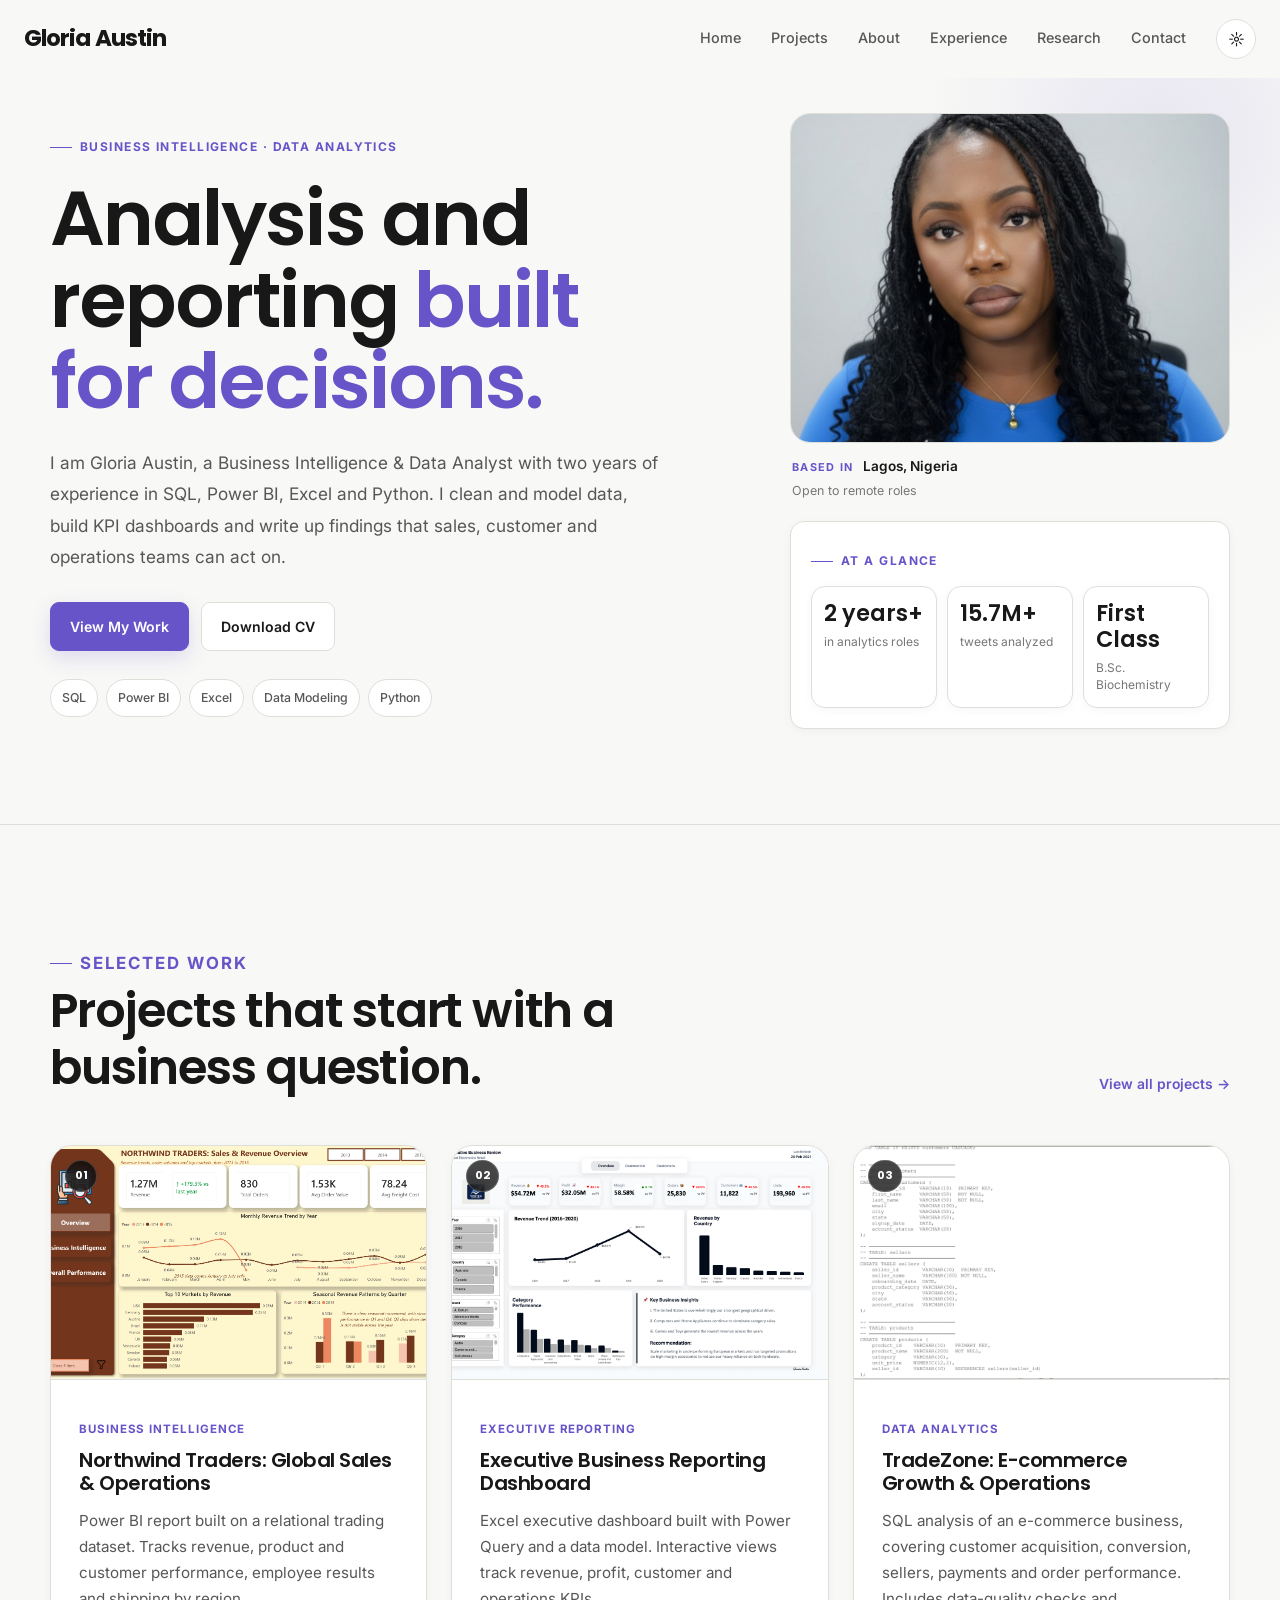
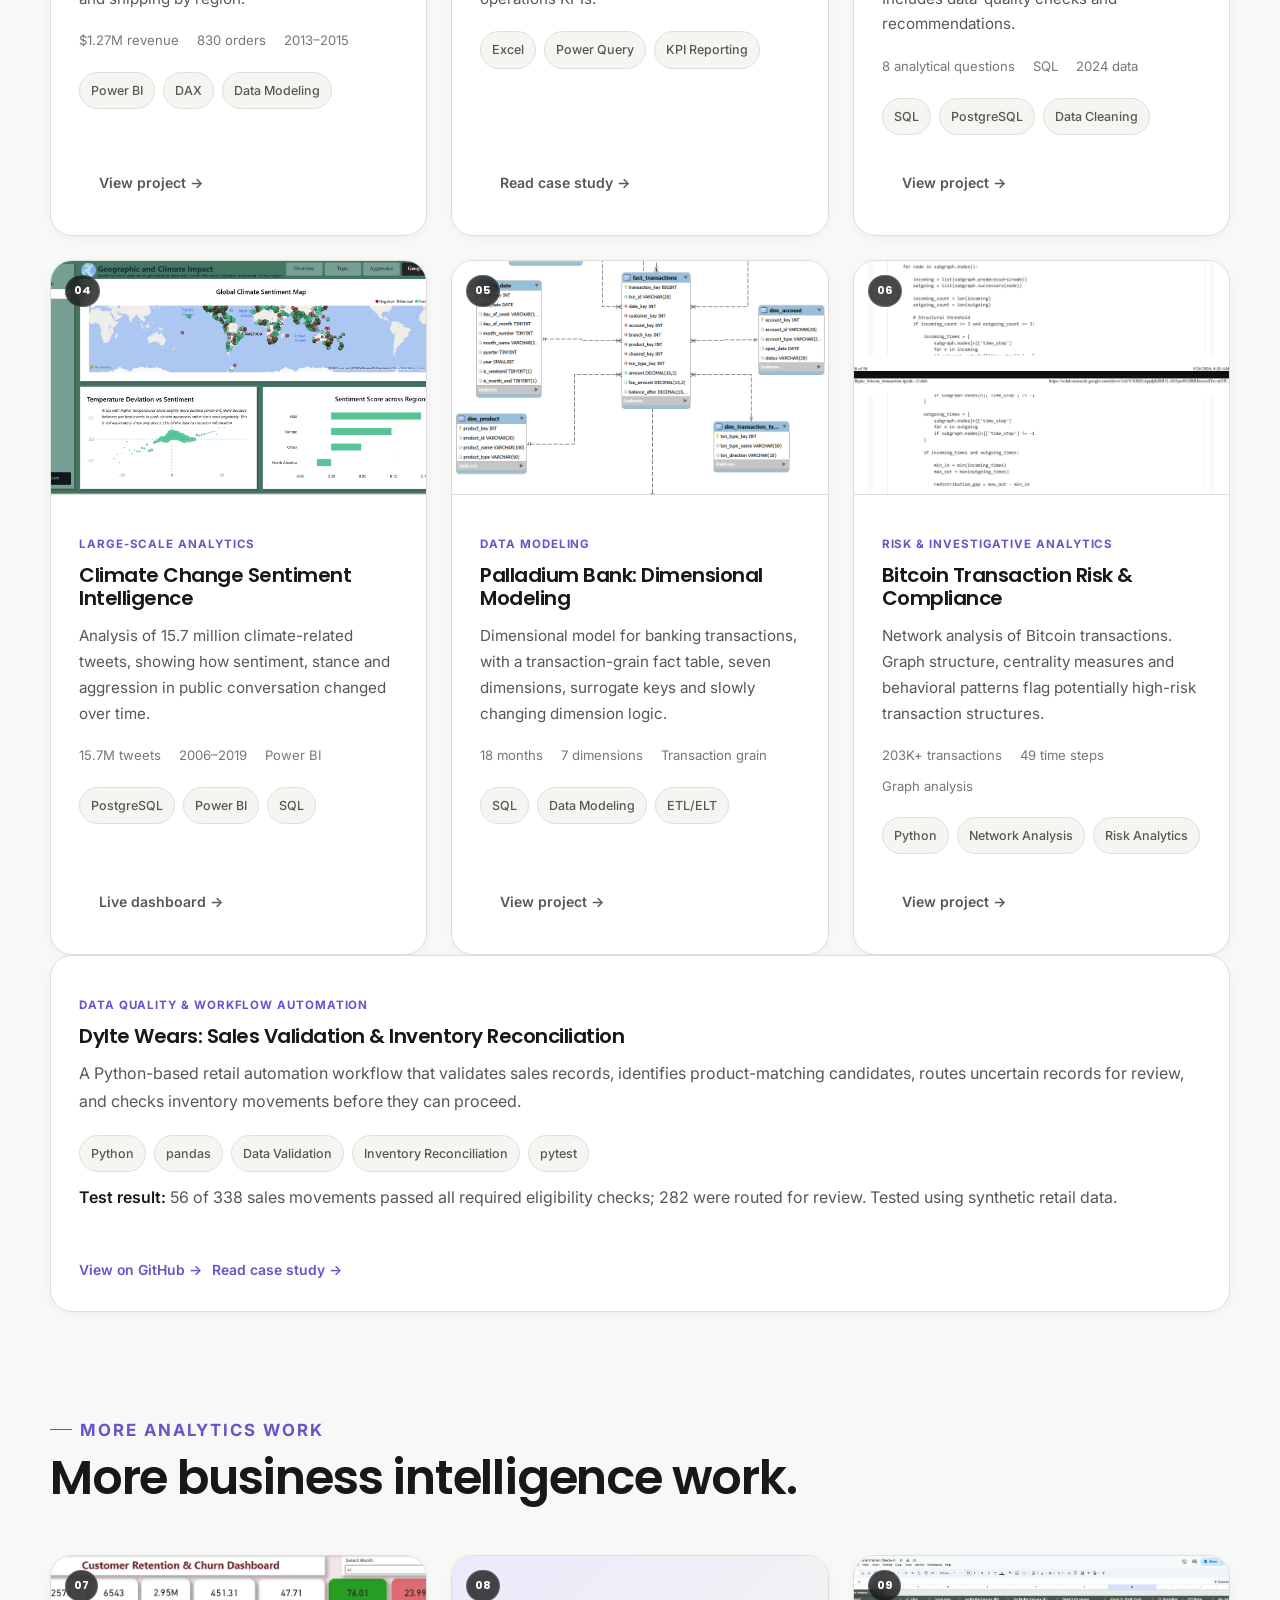
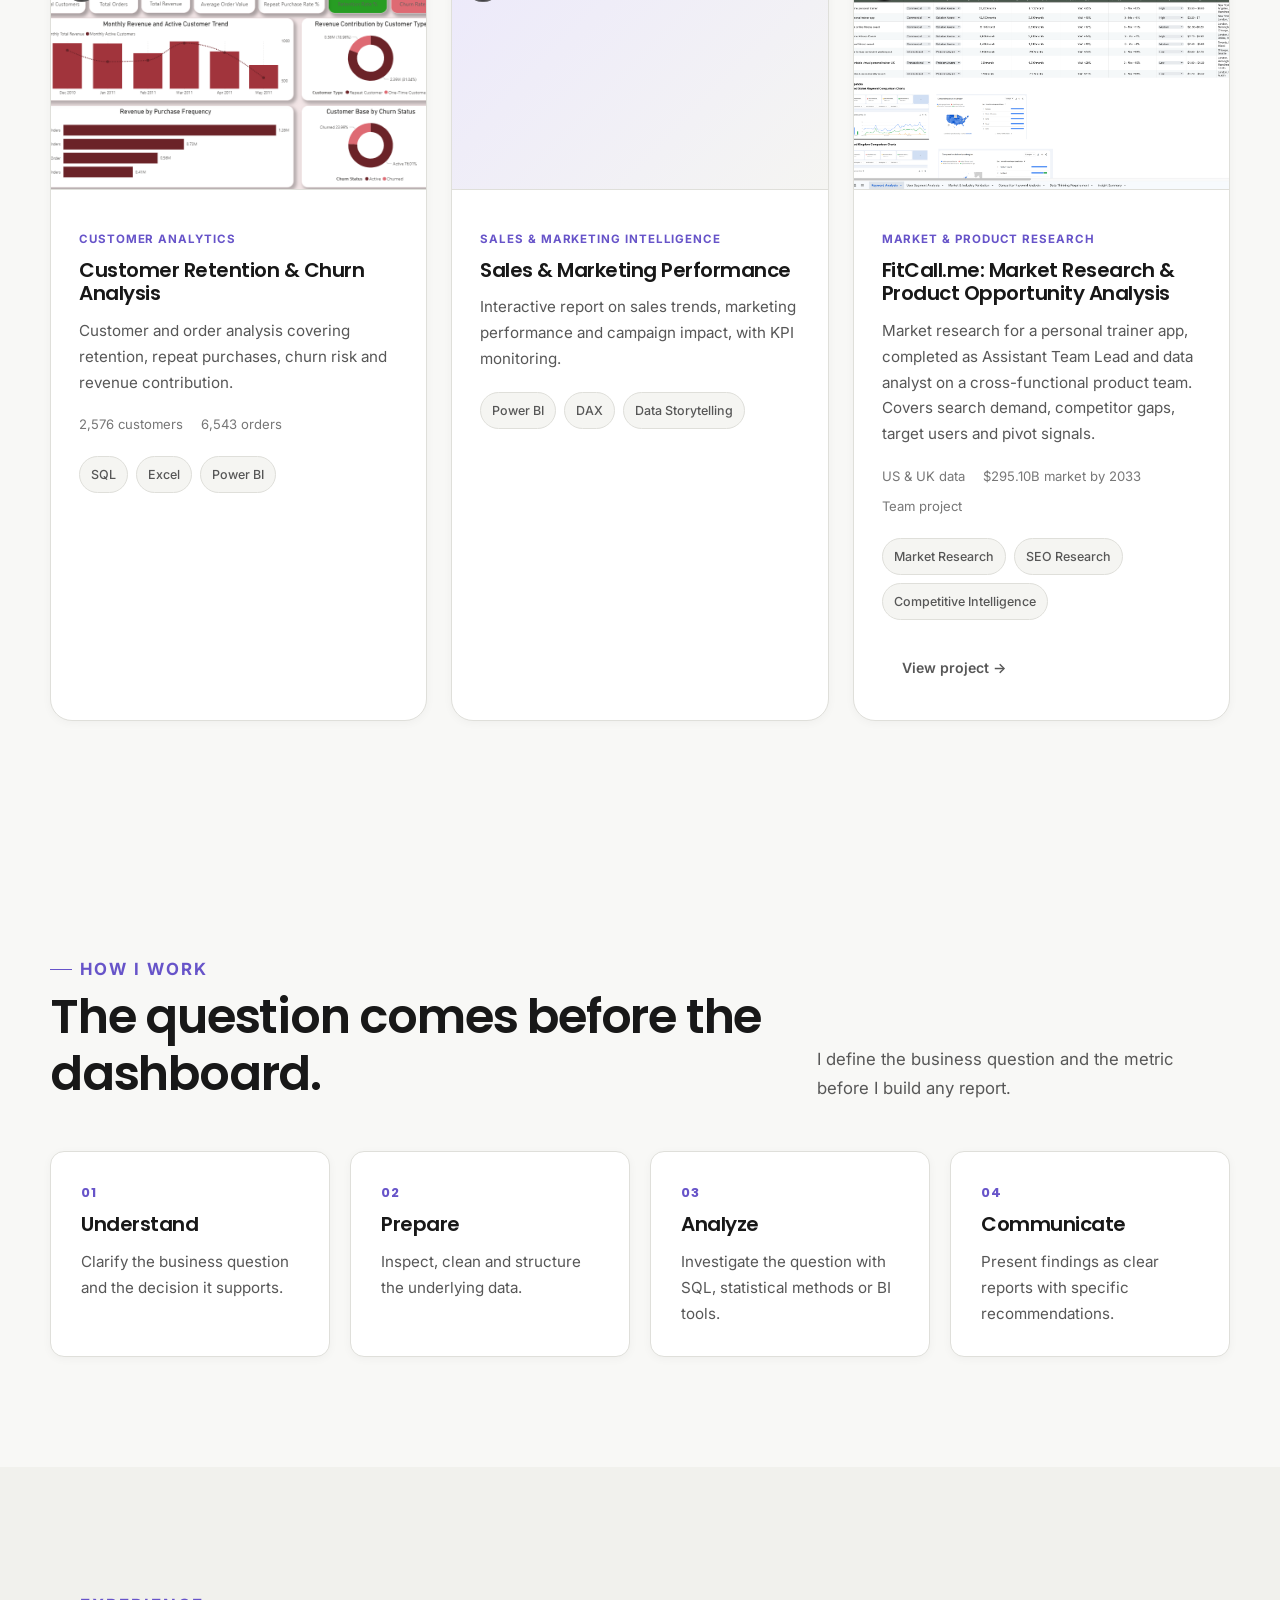
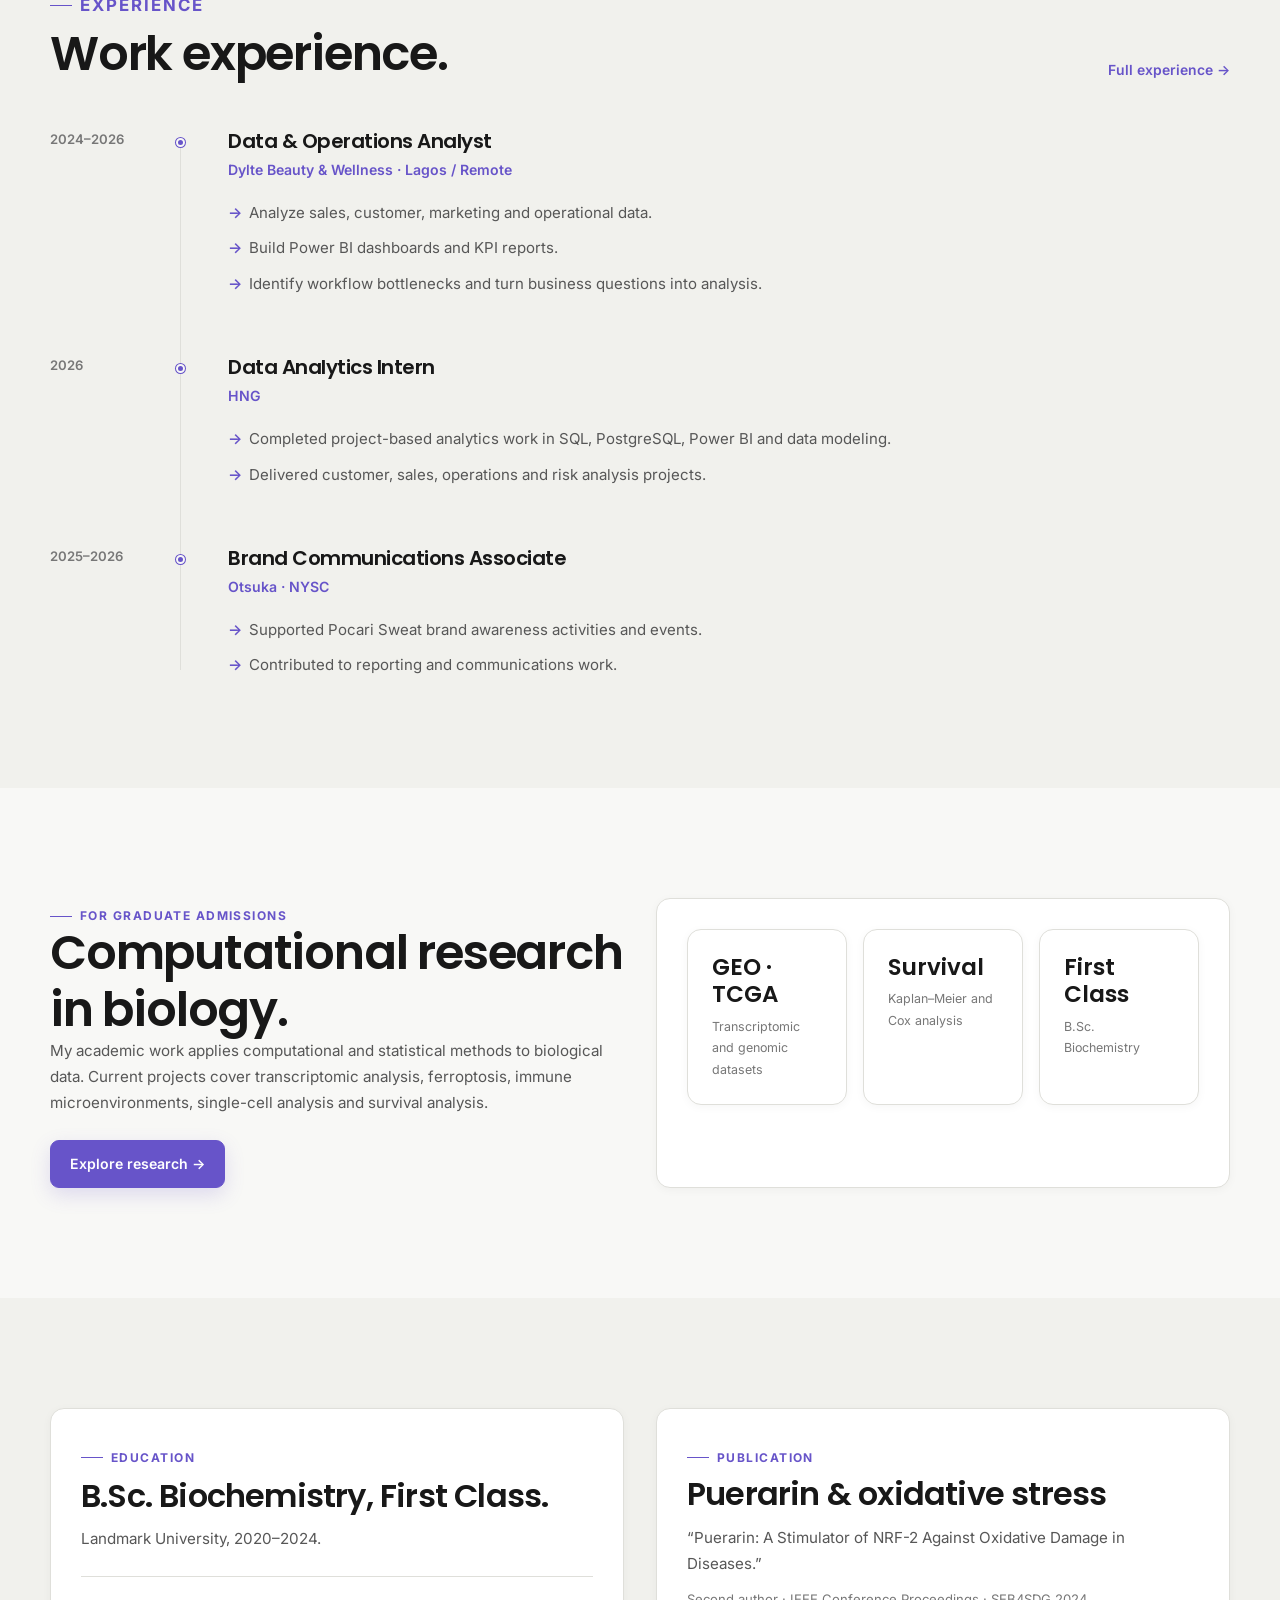
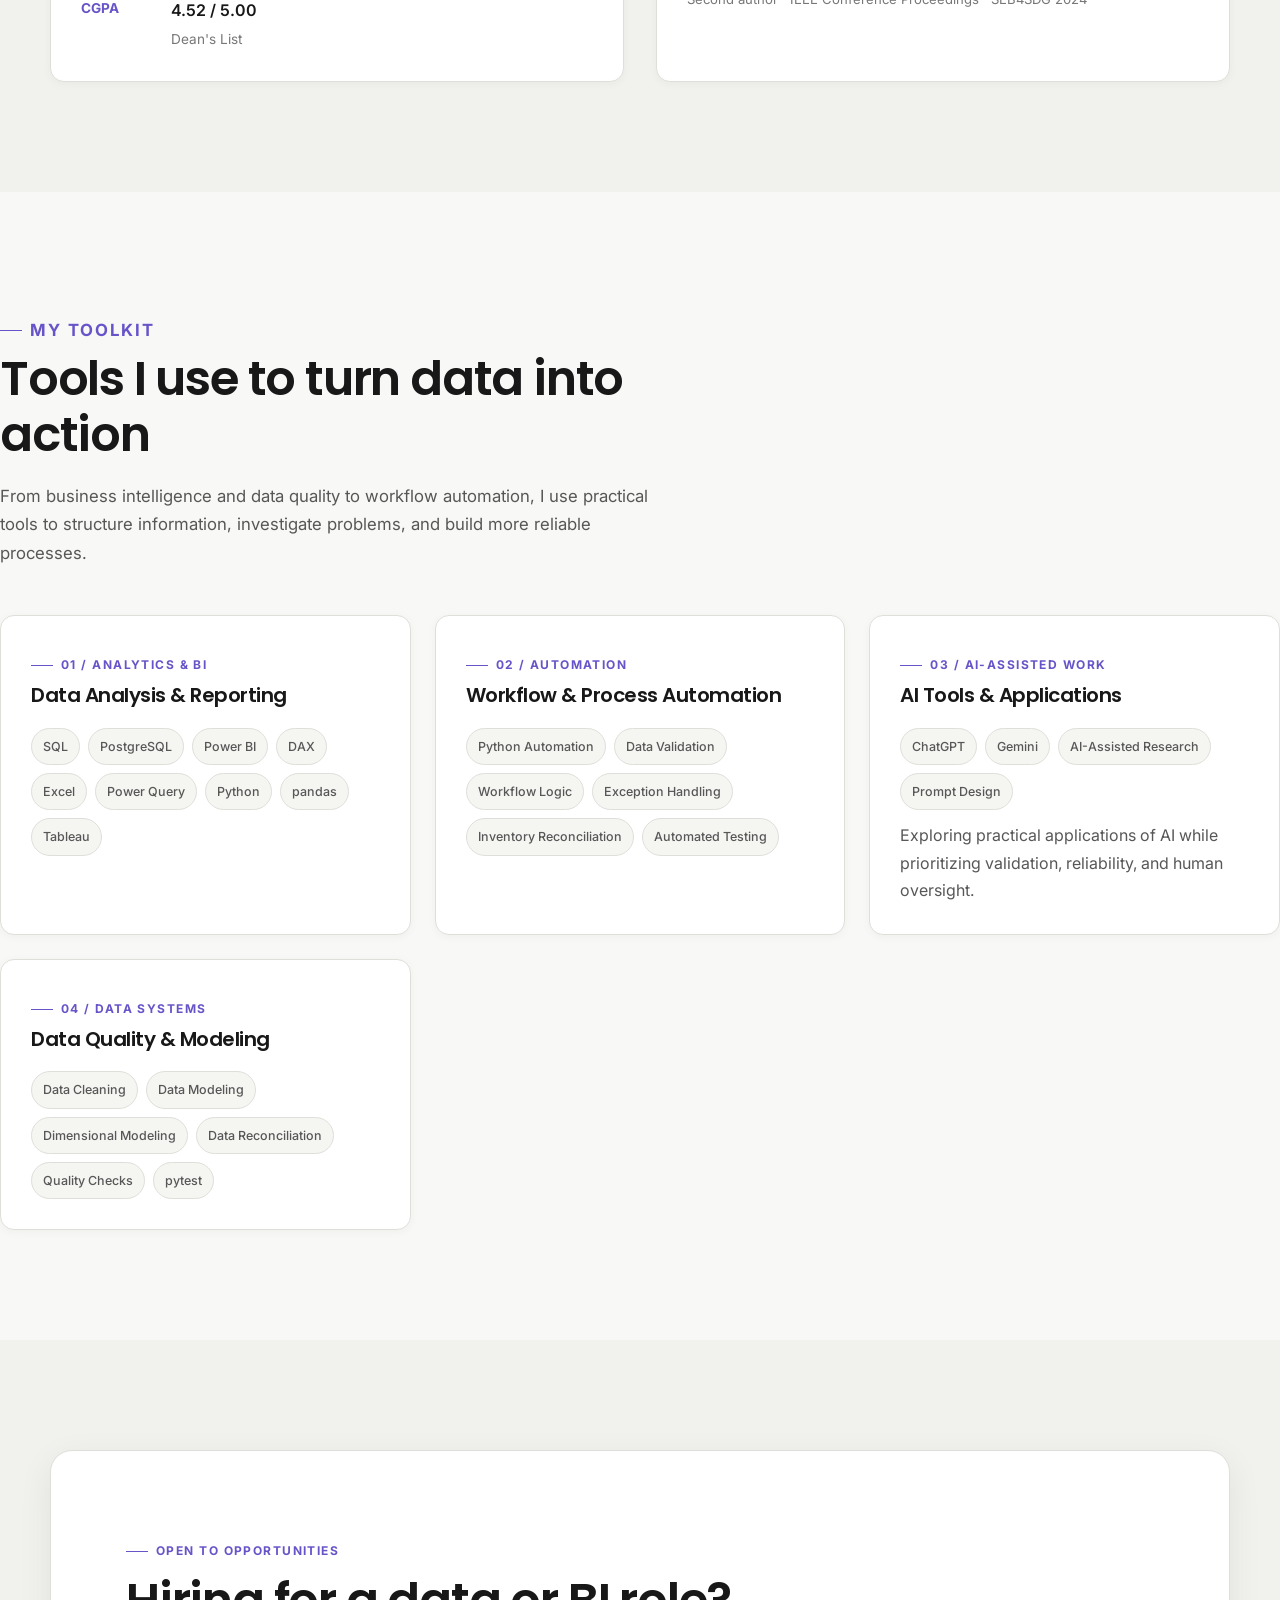
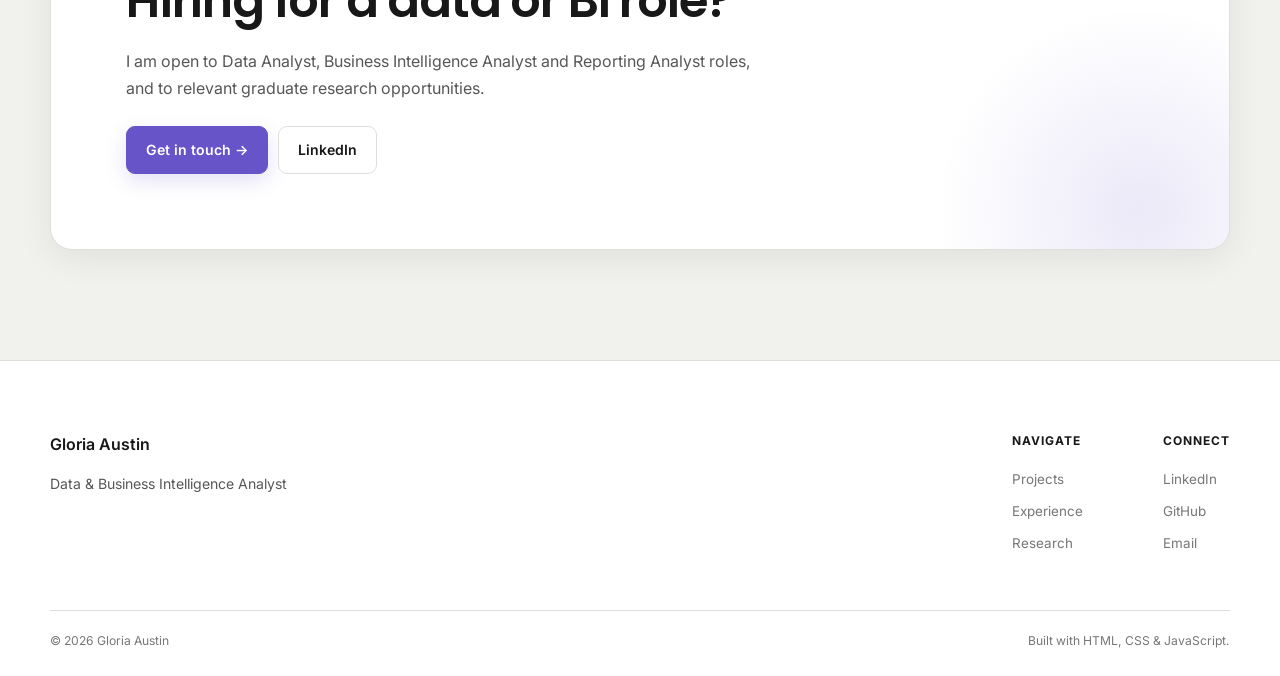
<file: index.html>
<!DOCTYPE html>
<html lang="en">
<head>
    <meta charset="UTF-8">

<meta
    name="viewport"
    content="width=device-width, initial-scale=1.0"
>

<title>Gloria Austin | Data & Business Intelligence Analyst</title>

<meta
    name="description"
    content="Gloria Austin is a Lagos-based data and business intelligence analyst. SQL, Power BI, Excel and Python projects covering sales, customer and operations analysis."
>

<meta name="author" content="Gloria Austin">

<link
    rel="canonical"
    href="https://gloriaufedo.github.io/"
>

<!-- Open Graph -->
<meta property="og:type" content="website">

<meta
    property="og:title"
    content="Gloria Austin | Data & Business Intelligence Analyst"
>

<meta
    property="og:description"
    content="Data and business intelligence analyst. SQL, Power BI, Excel and Python projects covering sales, customer and operations analysis."
>

<meta
    property="og:url"
    content="https://gloriaufedo.github.io/"
>

<!-- Add social preview image when ready -->
<!--
<meta
    property="og:image"
    content="https://gloriaufedo.github.io/assets/images/social_preview.png"
>
-->

<!-- Twitter / X -->
<meta name="twitter:card" content="summary_large_image">

<meta
    name="twitter:title"
    content="Gloria Austin | Data & Business Intelligence Analyst"
>

<meta
    name="twitter:description"
    content="Data and business intelligence analyst. SQL, Power BI, Excel and Python projects covering sales, customer and operations analysis."
>

<!-- Add social preview image when ready -->
<!--
<meta
    name="twitter:image"
    content="https://gloriaufedo.github.io/assets/images/social_preview.png"
>
-->

<!-- Favicon -->
<link
    rel="icon"
    href="assets/favicon/favicon.ico"
>

<link
    rel="icon"
    type="image/png"
    sizes="32x32"
    href="assets/favicon/favicon-32x32.png"
>

<link
    rel="icon"
    type="image/png"
    sizes="16x16"
    href="assets/favicon/favicon-16x16.png"
>

<link
    rel="apple-touch-icon"
    href="assets/favicon/apple-touch-icon.png"
>

<link
    rel="manifest"
    href="assets/favicon/site.webmanifest"
>

<!-- Fonts -->
<link rel="preconnect" href="https://fonts.googleapis.com">

<link
    rel="preconnect"
    href="https://fonts.gstatic.com"
    crossorigin
>

<link
    href="https://fonts.googleapis.com/css2?family=DM+Sans:wght@400;500;600;700&family=IBM+Plex+Mono:wght@400;500;600&display=swap"
    rel="stylesheet"
>

<!-- Shared stylesheet -->
<link rel="stylesheet" href="style.css">

<!-- Person structured data -->
<script type="application/ld+json">
{
    "@context": "https://schema.org",
    "@type": "Person",
    "name": "Gloria Austin",
    "jobTitle": "Data & Business Intelligence Analyst",
    "url": "https://gloriaufedo.github.io/",
    "sameAs": [
        "https://github.com/Gloriaufedo",
        "https://www.linkedin.com/in/gloria-austin-143334292"
    ]
}
</script>

</head>

<body data-page="home">

<a class="skip-link" href="#main-content">
    Skip to main content
</a>


<!-- =========================
     HEADER
========================== -->

<header class="site-header">

    <div class="container navbar">

        <a
            href="index.html"
            class="logo"
            aria-label="Gloria Austin home"
        >
            Gloria Austin
        </a>


        <nav
            class="nav-links"
            id="main-navigation"
            aria-label="Primary navigation"
        >

            <a
                href="index.html"
                data-page-link="home"
            >
            <a href="/index.html">Home</a>
            <a href="/projects/">Projects</a>
            <a href="/about/">About</a>
            <a href="/experience/">Experience</a>
            <a href="/research/">Research</a>
            <a href="/contact/">Contact</a>
        </nav>


        <div class="nav-actions">

            <button
                class="theme-toggle"
                id="theme-toggle"
                type="button"
                aria-label="Switch color theme"
                aria-pressed="false"
            >
                <span
                    class="theme-icon"
                    aria-hidden="true"
                >
                    ◐
                </span>
            </button>


            <button
                class="menu-toggle"
                id="menu-toggle"
                type="button"
                aria-label="Open navigation"
                aria-controls="main-navigation"
                aria-expanded="false"
            >
                <span></span>
                <span></span>
                <span></span>
            </button>

        </div>

    </div>

</header>


<main id="main-content">

<!-- ================= HERO ================= -->
<section class="page-hero home-hero">
    <div class="container grid-2">

        <div class="page-hero-text">
            <p class="section-label">BUSINESS INTELLIGENCE · DATA ANALYTICS</p>

            <h1>
                Analysis and reporting
                <span class="text-accent">built for decisions.</span>
            </h1>

            <p>
                I am Gloria Austin, a Business Intelligence & Data Analyst with
                two years of experience in SQL, Power BI, Excel and Python.
                I clean and model data, build KPI dashboards and write up
                findings that sales, customer and operations teams can act on.
            </p>

            <div class="hero-actions">
                <a href="/projects/" class="btn btn-primary">
                    View My Work
                </a>

                <a href="assets/resume/Gloria_Austin_CV.pdf"
                   target="_blank"
                   rel="noopener noreferrer"
                   class="btn btn-secondary">
                    Download CV
                </a>
            </div>

            <div class="hero-proof">
                <span>SQL</span>
                <span>Power BI</span>
                <span>Excel</span>
                <span>Data Modeling</span>
                <span>Python</span>
            </div>
        </div>
        
<div class="hero-profile reveal">

    <div class="profile-image-frame">
        <img
            src="assets/images/profile.jpg"
            alt="Gloria Austin, Business Intelligence and Data Analyst"
            width="800"
            height="1000"
            loading="eager"
            decoding="async"
        >
    </div>

    <div class="profile-caption">
        <span class="profile-caption-label">BASED IN</span>
        <strong>Lagos, Nigeria</strong>
        <span>Open to remote roles</span>
    </div>

    <div class="card profile-card">

        <p class="section-label">
            AT A GLANCE
        </p>

        <div class="stat-grid">

            <div class="stat-card">
                <strong>2 years+</strong>
                <span>in analytics roles</span>
            </div>

            <div class="stat-card">
                <strong>15.7M+</strong>
                <span>tweets analyzed</span>
            </div>

            <div class="stat-card">
                <strong>First Class</strong>
                <span>B.Sc. Biochemistry</span>
            </div>

        </div>

    </div>

</div>

    </section>

<!-- ================= SELECTED WORK ================= -->
<section class="section" id="projects">
    <div class="container">

        <div class="section-header">
            <div>
                <p class="section-label">SELECTED WORK</p>
                <h2>Projects that start with a business question.</h2>
            </div>

            <a href="/projects/" class="text-link">
                View all projects →
            </a>
        </div>


        <!-- BUSINESS INTELLIGENCE -->
        <div class="project-grid">

            <!-- 01 Northwind -->
            <article class="project-card">

                <div class="project-image">
                    <img
                        src="assets/projects/sales.png"
                        alt="Northwind Traders global sales and operations dashboard"
                        loading="lazy"
                        decoding="async"
                    >
                    <span class="project-number">01</span>
                </div>

                <div class="project-content">
                    <p class="project-category">
                        BUSINESS INTELLIGENCE
                    </p>

                    <h3>Northwind Traders: Global Sales & Operations</h3>

                    <p class="card-text">
                        Power BI report built on a relational trading dataset.
                        Tracks revenue, product and customer performance,
                        employee results and shipping by region.
                    </p>

                    <div class="project-meta">
                        <span>$1.27M revenue</span>
                        <span>830 orders</span>
                        <span>2013–2015</span>
                    </div>

                    <div class="tag-list">
                        <span class="tag">Power BI</span>
                        <span class="tag">DAX</span>
                        <span class="tag">Data Modeling</span>
                    </div>

                    <div class="project-actions">
                        <a href="/projects/#northwind" class="btn btn-ghost">
                            View project →
                        </a>
                    </div>
                </div>

            </article>


            <!-- 02 EBR -->
            <article class="project-card">

                <div class="project-image">
                    <img
                        src="assets/projects/ebr.png"
                        alt="Executive Business Reporting dashboard"
                        loading="lazy"
                        decoding="async"
                    >
                    <span class="project-number">02</span>
                </div>

                <div class="project-content">
                    <p class="project-category">
                        EXECUTIVE REPORTING
                    </p>

                    <h3>Executive Business Reporting Dashboard</h3>

                    <p class="card-text">
                        Excel executive dashboard built with Power Query and
                        a data model. Interactive views track revenue, profit,
                        customer and operations KPIs.
                    </p>

                    <div class="tag-list">
                        <span class="tag">Excel</span>
                        <span class="tag">Power Query</span>
                        <span class="tag">KPI Reporting</span>
                    </div>

                    <div class="project-actions">
                        <a
                            href="assets/projects/ebr-case-study.pdf"
                            target="_blank"
                            rel="noopener noreferrer"
                            class="btn btn-ghost"
                        >
                            Read case study →
                        </a>
                    </div>
                </div>

            </article>


            <!-- 03 TradeZone -->
            <article class="project-card">

                <div class="project-image">
                    <img
                        src="assets/projects/tradezone_database.png"
                        alt="TradeZone relational database schema"
                        loading="lazy"
                        decoding="async"
                    >
                    <span class="project-number">03</span>
                </div>

                <div class="project-content">
                    <p class="project-category">
                        DATA ANALYTICS
                    </p>

                    <h3>TradeZone: E-commerce Growth & Operations</h3>

                    <p class="card-text">
                        SQL analysis of an e-commerce business, covering
                        customer acquisition, conversion, sellers, payments
                        and order performance. Includes data-quality checks
                        and recommendations.
                    </p>

                    <div class="project-meta">
                        <span>8 analytical questions</span>
                        <span>SQL</span>
                        <span>2024 data</span>
                    </div>

                    <div class="tag-list">
                        <span class="tag">SQL</span>
                        <span class="tag">PostgreSQL</span>
                        <span class="tag">Data Cleaning</span>
                    </div>

                    <div class="project-actions">
                        <a href="/projects/#tradezone" class="btn btn-ghost">
                            View project →
                        </a>
                    </div>
                </div>

            </article>


            <!-- 04 Climate -->
            <article class="project-card">

                <div class="project-image">
                    <img
                        src="assets/projects/climate.png"
                        alt="Climate Change Sentiment Intelligence dashboard"
                        loading="lazy"
                        decoding="async"
                    >
                    <span class="project-number">04</span>
                </div>

                <div class="project-content">
                    <p class="project-category">
                        LARGE-SCALE ANALYTICS
                    </p>

                    <h3>Climate Change Sentiment Intelligence</h3>

                    <p class="card-text">
                        Analysis of 15.7 million climate-related tweets,
                        showing how sentiment, stance and aggression in
                        public conversation changed over time.
                    </p>

                    <div class="project-meta">
                        <span>15.7M tweets</span>
                        <span>2006–2019</span>
                        <span>Power BI</span>
                    </div>

                    <div class="tag-list">
                        <span class="tag">PostgreSQL</span>
                        <span class="tag">Power BI</span>
                        <span class="tag">SQL</span>
                    </div>

                    <div class="project-actions">
                        <a
                            href="https://app.powerbi.com/view?r=eyJrIjoiY2Q0MmMxZTYtMWEzNC00NWY3LWIyNmQtYWIyMzkwYzIzMjAzIiwidCI6ImMwZmMxNTU3LTEzMzktNDZkZC05MDk1LWExZjM0ZDdiZmI3ZiJ9"
                            target="_blank"
                            rel="noopener noreferrer"
                            class="btn btn-ghost"
                        >
                            Live dashboard →
                        </a>
                    </div>
                </div>

            </article>


            <!-- 05 Palladium -->
            <article class="project-card">

                <div class="project-image">
                    <img
                        src="assets/projects/pb_schema.png"
                        alt="Palladium Bank dimensional data model"
                        loading="lazy"
                        decoding="async"
                    >
                    <span class="project-number">05</span>
                </div>

                <div class="project-content">
                    <p class="project-category">
                        DATA MODELING
                    </p>

                    <h3>Palladium Bank: Dimensional Modeling</h3>

                    <p class="card-text">
                        Dimensional model for banking transactions, with a
                        transaction-grain fact table, seven dimensions,
                        surrogate keys and slowly changing dimension logic.
                    </p>

                    <div class="project-meta">
                        <span>18 months</span>
                        <span>7 dimensions</span>
                        <span>Transaction grain</span>
                    </div>

                    <div class="tag-list">
                        <span class="tag">SQL</span>
                        <span class="tag">Data Modeling</span>
                        <span class="tag">ETL/ELT</span>
                    </div>

                    <div class="project-actions">
                        <a href="/projects/#palladium" class="btn btn-ghost">
                            View project →
                        </a>
                    </div>
                </div>

            </article>


            <!-- 06 Bitcoin -->
            <article class="project-card">

                <div class="project-image">
                    <img
                        src="assets/projects/eb_script.png"
                        alt="Bitcoin transaction risk and compliance analysis"
                        loading="lazy"
                        decoding="async"
                    >
                    <span class="project-number">06</span>
                </div>

                <div class="project-content">
                    <p class="project-category">
                        RISK & INVESTIGATIVE ANALYTICS
                    </p>

                    <h3>Bitcoin Transaction Risk & Compliance</h3>

                    <p class="card-text">
                        Network analysis of Bitcoin transactions. Graph
                        structure, centrality measures and behavioral patterns
                        flag potentially high-risk transaction structures.
                    </p>

                    <div class="project-meta">
                        <span>203K+ transactions</span>
                        <span>49 time steps</span>
                        <span>Graph analysis</span>
                    </div>

                    <div class="tag-list">
                        <span class="tag">Python</span>
                        <span class="tag">Network Analysis</span>
                        <span class="tag">Risk Analytics</span>
                    </div>

                    <div class="project-actions">
                        <a href="/projects/#bitcoin" class="btn btn-ghost">
                            View project →
                        </a>
                    </div>
                </div>

            </article>

        </div>


        <!-- MORE ANALYTICS WORK -->
            <!-- 07 Automation -->
        <article class="project-card reveal">
        
            <div class="project-content">
                <p class="project-category">
                    DATA QUALITY &amp; WORKFLOW AUTOMATION
                </p>
        
                <h3>
                    Dylte Wears: Sales Validation &amp; Inventory Reconciliation
                </h3>
        
                <p>
                    A Python-based retail automation workflow that validates sales
                    records, identifies product-matching candidates, routes uncertain
                    records for review, and checks inventory movements before they
                    can proceed.
                </p>
        
                <div class="tag-list">
                    <span class="tag">Python</span>
                    <span class="tag">pandas</span>
                    <span class="tag">Data Validation</span>
                    <span class="tag">Inventory Reconciliation</span>
                    <span class="tag">pytest</span>
                </div>
        
                <p>
                    <strong>Test result:</strong> 56 of 338 sales movements passed
                    all required eligibility checks; 282 were routed for review.
                    Tested using synthetic retail data.
                </p>
        
                <div class="project-actions">
                    <a
                        href="https://github.com/Gloriaufedo/dylte-wears-automation"
                        class="text-link"
                        target="_blank"
                        rel="noopener noreferrer"
                    >
                        View on GitHub →
                    </a>
        
                    <a href="/projects/#dylte-wears-case-study"
                       class="text-link">
                        Read case study →
                    </a>
                </div>
            </div>
        
        </article>
                
                <div class="section-header section-header-spaced">
                    <div>
                        <p class="section-label">MORE ANALYTICS WORK</p>
                        <h2>More business intelligence work.</h2>
                    </div>
                </div>
        
                <div class="project-grid project-grid-secondary">

            <!-- 08 Churn -->
            <article class="project-card">

                <div class="project-image">
                    <img
                        src="assets/projects/churn.png"
                        alt="Customer retention and churn analysis dashboard"
                        loading="lazy"
                        decoding="async"
                    >
                    <span class="project-number">07</span>
                </div>

                <div class="project-content">
                    <p class="project-category">
                        CUSTOMER ANALYTICS
                    </p>

                    <h3>Customer Retention & Churn Analysis</h3>

                    <p class="card-text">
                        Customer and order analysis covering retention,
                        repeat purchases, churn risk and revenue contribution.
                    </p>

                    <div class="project-meta">
                        <span>2,576 customers</span>
                        <span>6,543 orders</span>
                    </div>

                    <div class="tag-list">
                        <span class="tag">SQL</span>
                        <span class="tag">Excel</span>
                        <span class="tag">Power BI</span>
                    </div>

                </div>

            </article>


            <!-- 08 Sales & Marketing -->
            <article class="project-card">

                <div class="project-image">
                    <img
                        src="assets/projects/sm.png"
                        alt="Sales and marketing performance dashboard"
                        loading="lazy"
                        decoding="async"
                    >
                    <span class="project-number">08</span>
                </div>

                <div class="project-content">
                    <p class="project-category">
                        SALES & MARKETING INTELLIGENCE
                    </p>

                    <h3>Sales & Marketing Performance</h3>

                    <p class="card-text">
                        Interactive report on sales trends, marketing
                        performance and campaign impact, with KPI monitoring.
                    </p>

                    <div class="tag-list">
                        <span class="tag">Power BI</span>
                        <span class="tag">DAX</span>
                        <span class="tag">Data Storytelling</span>
                    </div>
                    
                </div>

            </article>
                    
                    <!-- 09 FitCall.me -->
                    <article class="project-card">
                    
                        <div class="project-image">
                            <img
                                src="assets/projects/fitcall.png"
                                alt="FitCall.me market research summary"
                                loading="lazy"
                                decoding="async"
                            >
                            <span class="project-number">09</span>
                        </div>
                    
                        <div class="project-content">
                            <p class="project-category">
                                MARKET & PRODUCT RESEARCH
                            </p>
                        
                            <h3>FitCall.me: Market Research & Product Opportunity Analysis</h3>
                        
                            <p class="card-text">
                                Market research for a personal trainer app, completed as
                                Assistant Team Lead and data analyst on a cross-functional
                                product team. Covers search demand, competitor gaps, target
                                users and pivot signals.
                            </p>
                        
                            <div class="project-meta">
                                <span>US & UK data</span>
                                <span>$295.10B market by 2033</span>
                                <span>Team project</span>
                            </div>
                        
                            <div class="tag-list">
                                <span class="tag">Market Research</span>
                                <span class="tag">SEO Research</span>
                                <span class="tag">Competitive Intelligence</span>
                            </div>
                        
                            <div class="project-actions">
                                <a href="/projects/#fitcall" class="btn btn-ghost">
                                    View project →
                                </a>
                            </div>
                        </div>
                    
                    </article>
        
                </div>
        
            </div>
        </section>


    <!-- =========================
         HOW I WORK
    ========================== -->

    <section class="section">

        <div class="container">

            <div class="section-header">

                <div>

                    <p class="section-label">
                        HOW I WORK
                    </p>

                    <h2>
                        The question comes before the dashboard.
                    </h2>

                </div>

                <p class="card-text">
                    I define the business question and the metric
                    before I build any report.
                </p>

            </div>


            <div class="grid-4">

                <article class="card reveal">

                    <span class="card-number">
                        01
                    </span>

                    <h3>
                        Understand
                    </h3>

                    <p class="card-text">
                        Clarify the business question and the
                        decision it supports.
                    </p>

                </article>


                <article class="card reveal">

                    <span class="card-number">
                        02
                    </span>

                    <h3>
                        Prepare
                    </h3>

                    <p class="card-text">
                        Inspect, clean and structure the
                        underlying data.
                    </p>

                </article>


                <article class="card reveal">

                    <span class="card-number">
                        03
                    </span>

                    <h3>
                        Analyze
                    </h3>

                    <p class="card-text">
                        Investigate the question with SQL,
                        statistical methods or BI tools.
                    </p>

                </article>


                <article class="card reveal">

                    <span class="card-number">
                        04
                    </span>

                    <h3>
                        Communicate
                    </h3>

                    <p class="card-text">
                        Present findings as clear reports with
                        specific recommendations.
                    </p>

                </article>

            </div>

        </div>

    </section>


    <!-- =========================
         EXPERIENCE
    ========================== -->

    <section class="section section-alt">

        <div class="container">

            <div class="section-header">

                <div>

                    <p class="section-label">
                        EXPERIENCE
                    </p>

                    <h2>
                        Work experience.
                    </h2>

                </div>

                <a
                    href="/experience/"
                    class="text-link"
                >
                    Full experience →
                </a>

            </div>


            <div class="experience-list">

                <article class="experience-item reveal">

                    <div class="experience-date">
                        2024–2026
                    </div>

                    <div class="experience-content">

                        <h3>
                            Data & Operations Analyst
                        </h3>

                        <p class="experience-company">
                            Dylte Beauty & Wellness · Lagos / Remote
                        </p>

                        <ul class="experience-points">

                            <li>
                                Analyze sales, customer, marketing
                                and operational data.
                            </li>

                            <li>
                                Build Power BI dashboards and KPI
                                reports.
                            </li>

                            <li>
                                Identify workflow bottlenecks and
                                turn business questions into
                                analysis.
                            </li>

                        </ul>

                    </div>

                </article>


                <article class="experience-item reveal">

                    <div class="experience-date">
                        2026
                    </div>

                    <div class="experience-content">

                        <h3>
                            Data Analytics Intern
                        </h3>

                        <p class="experience-company">
                            HNG
                        </p>

                        <ul class="experience-points">

                            <li>
                                Completed project-based analytics
                                work in SQL, PostgreSQL, Power BI
                                and data modeling.
                            </li>

                            <li>
                                Delivered customer, sales,
                                operations and risk analysis
                                projects.
                            </li>

                        </ul>

                    </div>

                </article>


                <article class="experience-item reveal">

                    <div class="experience-date">
                        2025–2026
                    </div>

                    <div class="experience-content">

                        <h3>
                            Brand Communications Associate
                        </h3>

                        <p class="experience-company">
                            Otsuka · NYSC
                        </p>

                        <ul class="experience-points">

                            <li>
                                Supported Pocari Sweat brand
                                awareness activities and events.
                            </li>

                            <li>
                                Contributed to reporting and
                                communications work.
                            </li>

                        </ul>

                    </div>

                </article>

            </div>

        </div>

    </section>


    <!-- =========================
         RESEARCH
    ========================== -->

    <section class="section">

        <div class="container">

            <div class="grid-2">

                <div>

                    <p class="section-label">
                        FOR GRADUATE ADMISSIONS
                    </p>

                    <h2>
                        Computational research in biology.
                    </h2>

                    <p class="card-text">
                        My academic work applies computational and
                        statistical methods to biological data.
                        Current projects cover transcriptomic
                        analysis, ferroptosis, immune microenvironments,
                        single-cell analysis and survival analysis.
                    </p>

                    <div class="project-actions">

                        <a
                            href="/research/"
                            class="btn btn-primary"
                        >
                            Explore research →
                        </a>

                    </div>

                </div>


                <div class="card">

                    <div class="stat-grid">

                        <div class="stat-card">

                            <strong>
                                GEO · TCGA
                            </strong>

                            <span>
                                Transcriptomic and genomic datasets
                            </span>

                        </div>


                        <div class="stat-card">

                            <strong>
                                Survival
                            </strong>

                            <span>
                                Kaplan–Meier and Cox analysis
                            </span>

                        </div>


                        <div class="stat-card">

                            <strong>
                                First Class
                            </strong>

                            <span>
                                B.Sc. Biochemistry
                            </span>

                        </div>

                    </div>

                </div>

            </div>

        </div>

    </section>


    <!-- =========================
         EDUCATION + PUBLICATION
    ========================== -->

    <section class="section section-alt">

        <div class="container">

            <div class="grid-2">

                <article class="card reveal">

                    <p class="section-label">
                        EDUCATION
                    </p>

                    <h2>
                        B.Sc. Biochemistry, First Class.
                    </h2>

                    <p class="card-text">
                        Landmark University, 2020–2024.
                    </p>

                    <div class="education-item">

                        <div class="education-year">
                            CGPA
                        </div>

                        <div class="education-content">

                            <strong>
                                4.52 / 5.00
                            </strong>

                            <span>
                                Dean's List
                            </span>

                        </div>

                    </div>

                </article>


                <article class="publication-card reveal">

                    <p class="section-label">
                        PUBLICATION
                    </p>

                    <h2>
                        Puerarin & oxidative stress
                    </h2>

                    <p class="card-text">
                        “Puerarin: A Stimulator of NRF-2 Against
                        Oxidative Damage in Diseases.”
                    </p>

                    <p class="publication-meta">
                        Second author · IEEE Conference Proceedings ·
                        SEB4SDG 2024
                    </p>

                </article>

            </div>

        </div>

    </section>


    <!-- =========================
         TOOLS
    ========================== -->
<section class="section" id="toolkit">

    <div class="section-header reveal">
        <p class="section-label">MY TOOLKIT</p>
        <h2>Tools I use to turn data into action</h2>
        <p>
            From business intelligence and data quality to workflow
            automation, I use practical tools to structure information,
            investigate problems, and build more reliable processes.
        </p>
    </div>

    <div class="grid-3">

        <article class="card reveal">
            <p class="section-label">01 / ANALYTICS &amp; BI</p>
            <h3>Data Analysis &amp; Reporting</h3>
            <div class="tag-list">
                <span class="tag">SQL</span>
                <span class="tag">PostgreSQL</span>
                <span class="tag">Power BI</span>
                <span class="tag">DAX</span>
                <span class="tag">Excel</span>
                <span class="tag">Power Query</span>
                <span class="tag">Python</span>
                <span class="tag">pandas</span>
                <span class="tag">Tableau</span>
            </div>
        </article>

        <article class="card reveal">
            <p class="section-label">02 / AUTOMATION</p>
            <h3>Workflow &amp; Process Automation</h3>
            <div class="tag-list">
                <span class="tag">Python Automation</span>
                <span class="tag">Data Validation</span>
                <span class="tag">Workflow Logic</span>
                <span class="tag">Exception Handling</span>
                <span class="tag">Inventory Reconciliation</span>
                <span class="tag">Automated Testing</span>
            </div>
        </article>

        <article class="card reveal">
            <p class="section-label">03 / AI-ASSISTED WORK</p>
            <h3>AI Tools &amp; Applications</h3>
            <div class="tag-list">
                <span class="tag">ChatGPT</span>
                <span class="tag">Gemini</span>
                <span class="tag">AI-Assisted Research</span>
                <span class="tag">Prompt Design</span>
            </div>
            <p>
                Exploring practical applications of AI while prioritizing
                validation, reliability, and human oversight.
            </p>
        </article>

        <article class="card reveal">
            <p class="section-label">04 / DATA SYSTEMS</p>
            <h3>Data Quality &amp; Modeling</h3>
            <div class="tag-list">
                <span class="tag">Data Cleaning</span>
                <span class="tag">Data Modeling</span>
                <span class="tag">Dimensional Modeling</span>
                <span class="tag">Data Reconciliation</span>
                <span class="tag">Quality Checks</span>
                <span class="tag">pytest</span>
            </div>
        </article>

    </div>

</section>
    
    <!-- =========================
         CONTACT CTA
    ========================== -->

    <section class="section section-alt">

        <div class="container">

            <div class="cta-block">

                <p class="section-label">
                    OPEN TO OPPORTUNITIES
                </p>

                <h2>
                    Hiring for a data or BI role?
                </h2>

                <p>
                    I am open to Data Analyst, Business
                    Intelligence Analyst and Reporting Analyst roles,
                    and to relevant graduate research opportunities.
                </p>


                <div class="project-actions">

                    <a
                        href="/contact/"
                        class="btn btn-primary"
                    >
                        Get in touch →
                    </a>

                    <a
                        href="https://www.linkedin.com/in/gloria-austin-143334292"
                        class="btn btn-secondary"
                        target="_blank"
                        rel="noopener noreferrer"
                    >
                        LinkedIn
                    </a>

                </div>

            </div>

        </div>

    </section>

</main>


<!-- =========================
     FOOTER
========================== -->

<footer class="site-footer">

    <div class="container footer-inner">

        <div class="footer-brand">

            <strong>
                Gloria Austin
            </strong>

            <p>
                Data & Business Intelligence Analyst
            </p>

        </div>


        <div class="footer-links">

            <div>

                <p class="footer-heading">
                    Navigate
                </p>

                <a href="/projects/">
                    Projects
                </a>

                <a href="/experience/">
                    Experience
                </a>

                <a href="/research/">
                    Research
                </a>

            </div>


            <div>

                <p class="footer-heading">
                    Connect
                </p>

                <a
                    href="https://www.linkedin.com/in/gloria-austin-143334292"
                    target="_blank"
                    rel="noopener noreferrer"
                >
                    LinkedIn
                </a>

                <a
                    href="https://github.com/Gloriaufedo"
                    target="_blank"
                    rel="noopener noreferrer"
                >
                    GitHub
                </a>

                <a href="mailto:gloriaaustin002@gmail.com">
                    Email
                </a>

            </div>

        </div>

    </div>


    <div class="container footer-bottom">

        <span>
            © <span data-current-year>2026</span>
            Gloria Austin
        </span>

        <span>
            Built with HTML, CSS & JavaScript.
        </span>

    </div>

</footer>


<script src="script.js" defer></script>

</body>
</html>
</file>
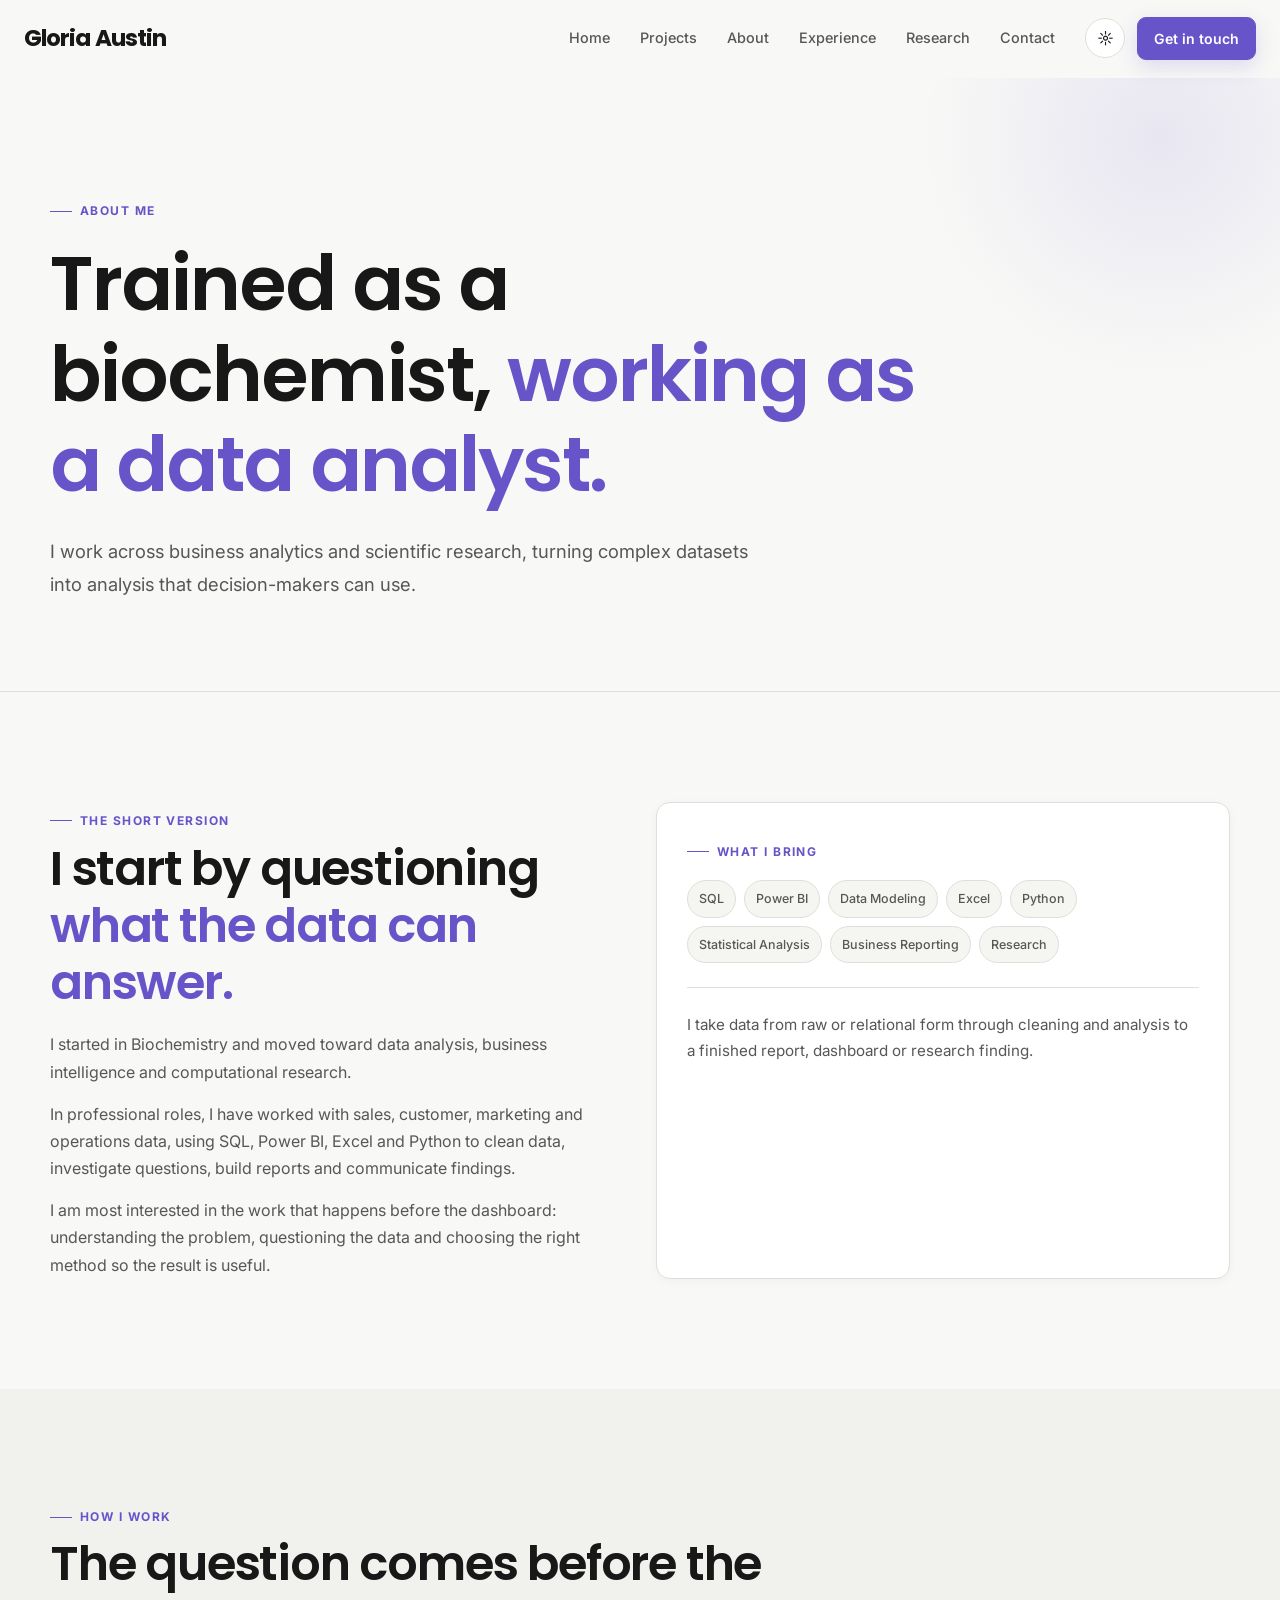
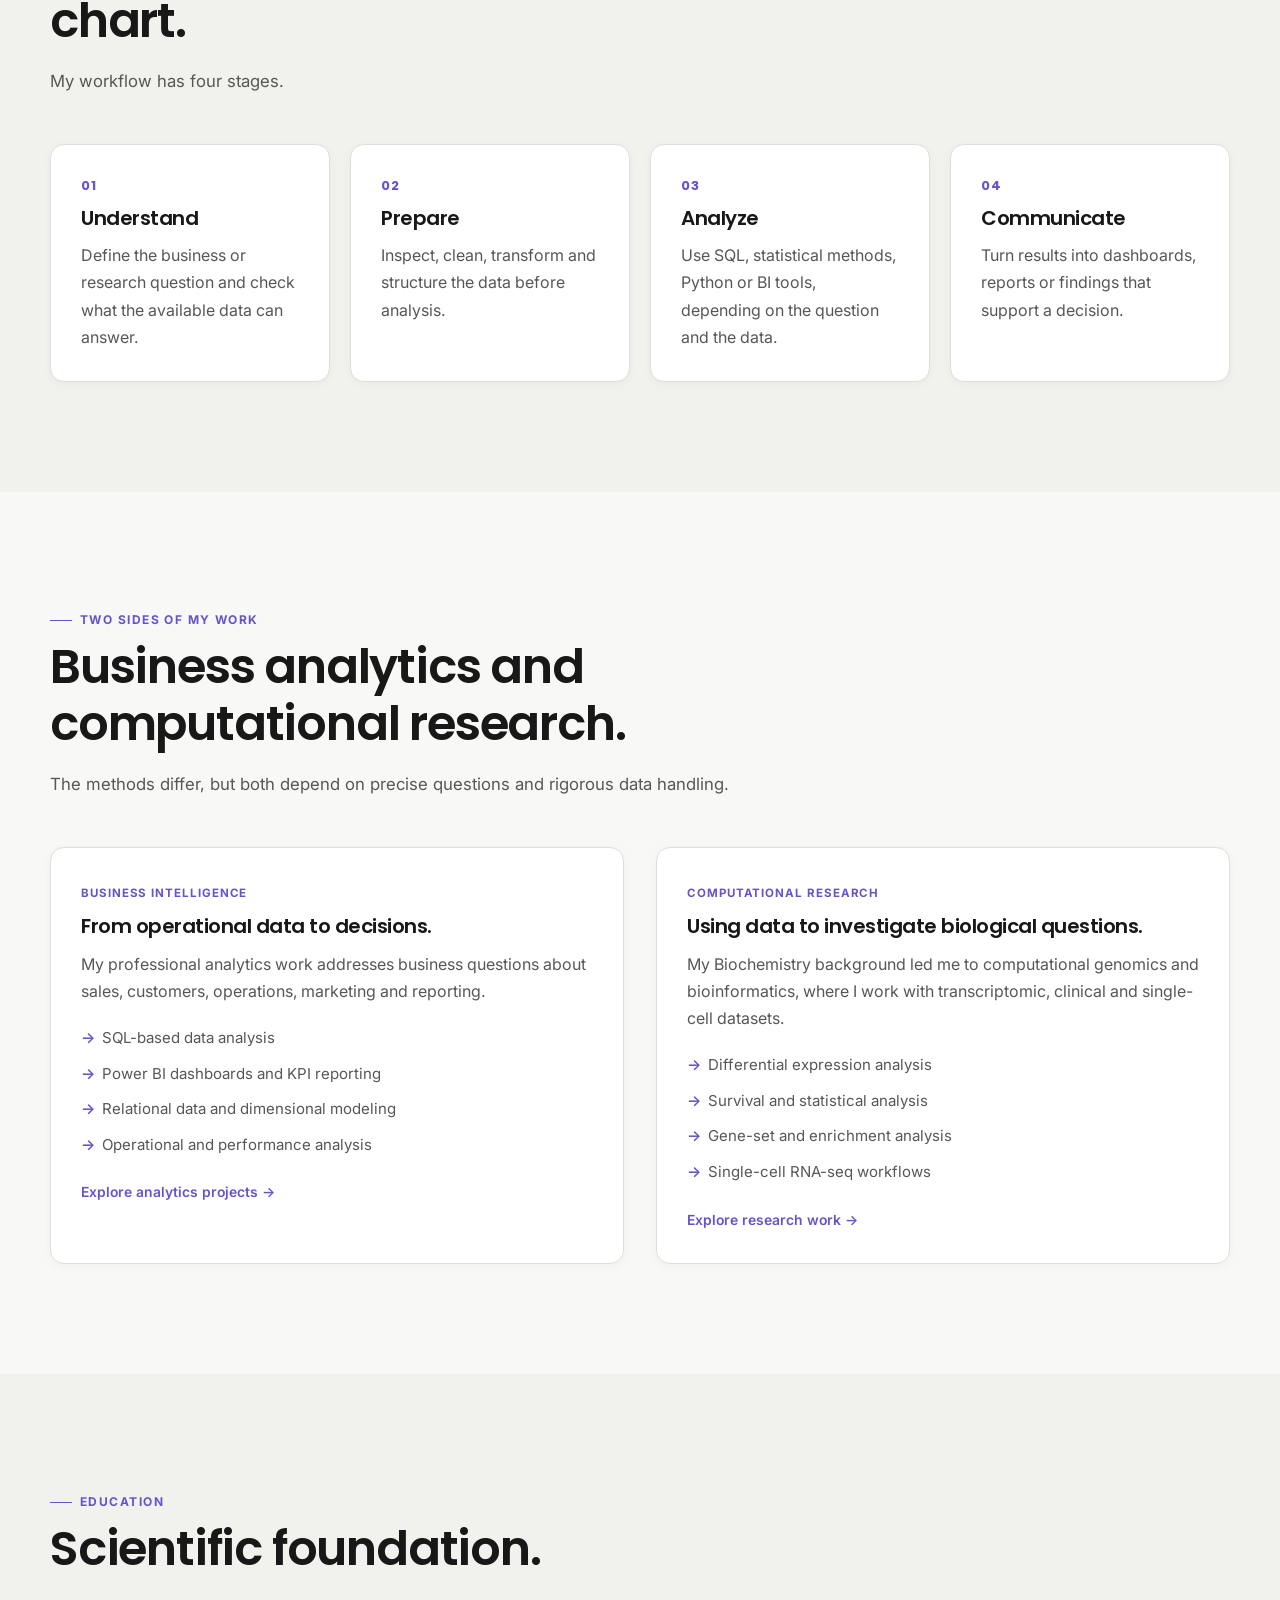
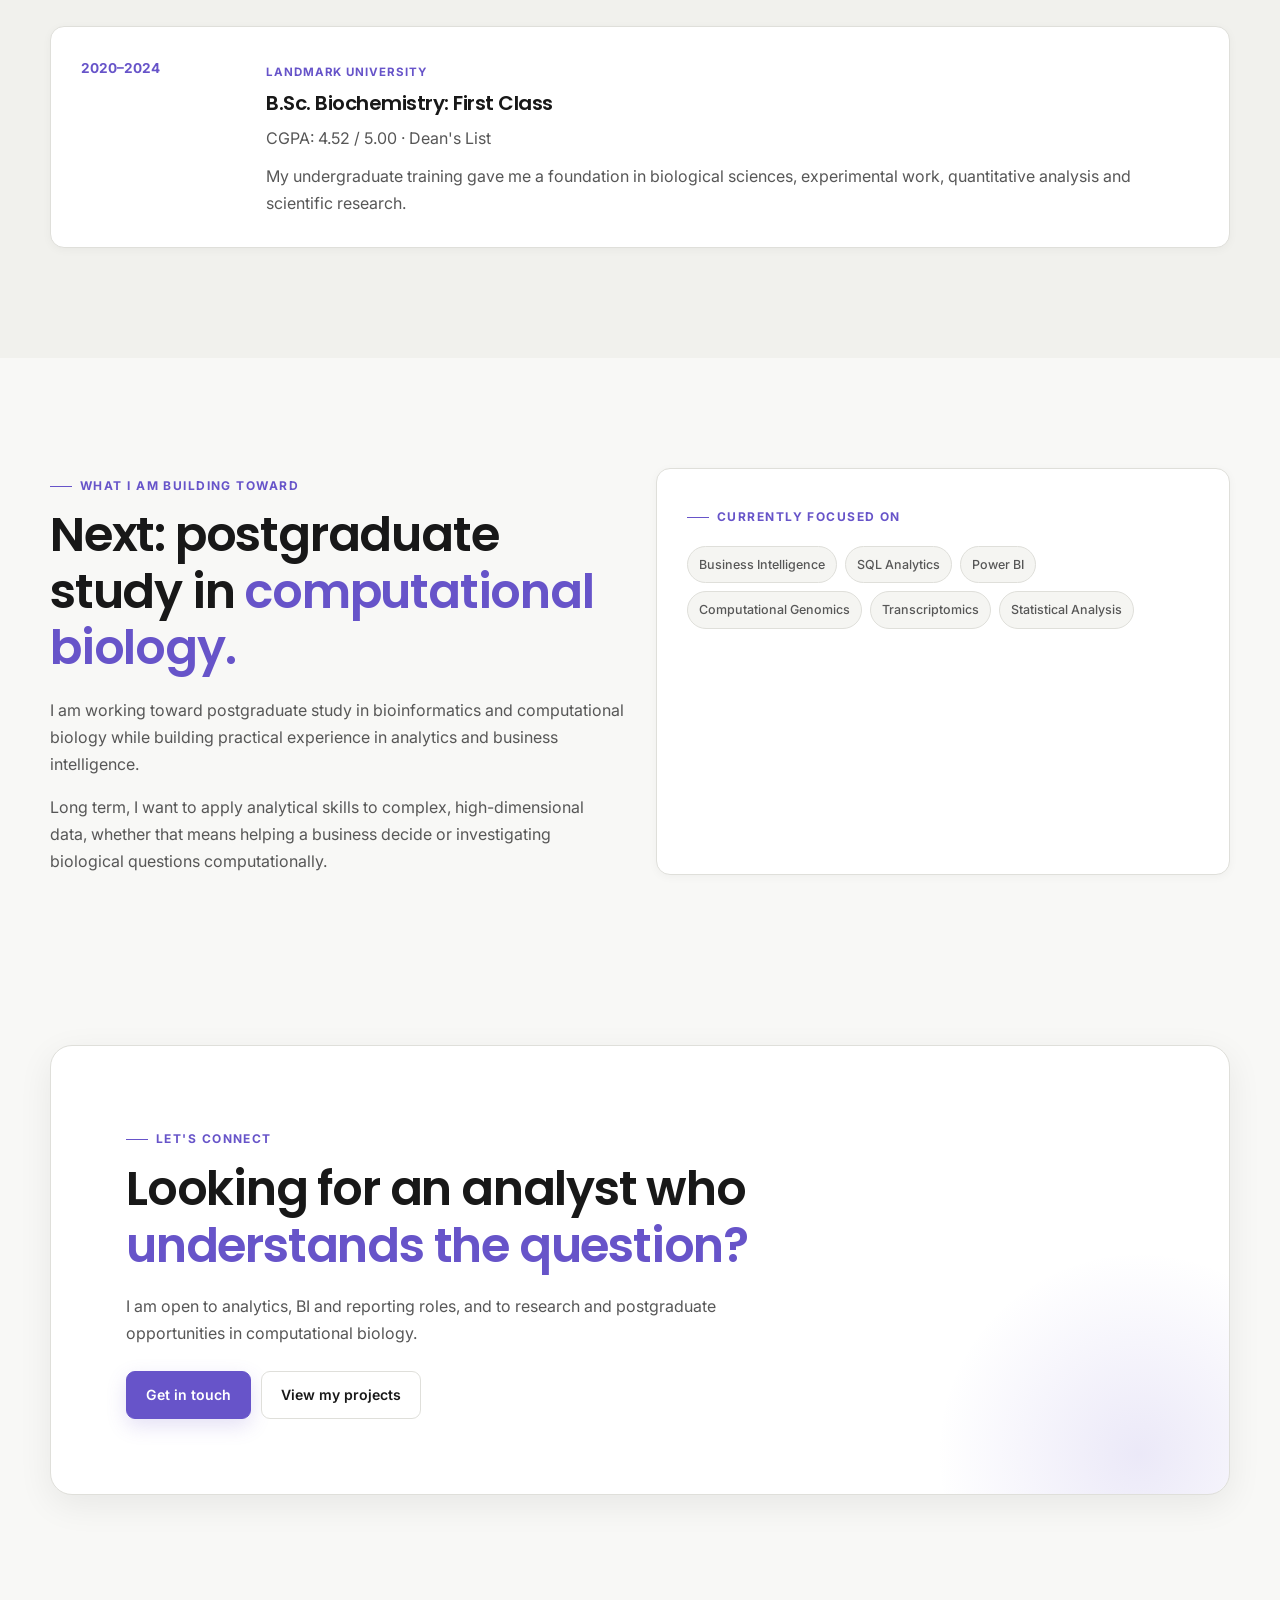
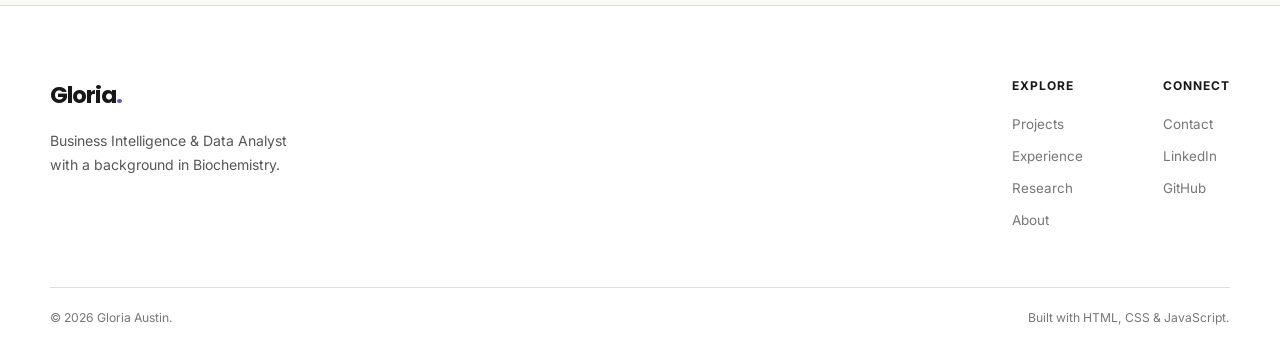
<file: about/index.html>
<!DOCTYPE html>
<html lang="en">
<head>
    <meta charset="UTF-8">
    <meta name="viewport" content="width=device-width, initial-scale=1.0">

    <meta
        name="description"
        content="About Gloria Austin, a Business Intelligence & Data Analyst with a background in Biochemistry and computational genomics."
    >

    <title>About | Gloria Austin</title>

    <link rel="preconnect" href="https://fonts.googleapis.com">
    <link rel="preconnect" href="https://fonts.gstatic.com" crossorigin>
    <link
        href="https://fonts.googleapis.com/css2?family=Inter:wght@400;500;600;700&family=Poppins:wght@500;600;700&display=swap"
        rel="stylesheet"
    >

    <link rel="stylesheet" href="/style.css">
    <script src="/script.js" defer></script>
</head>

<body data-page="about">

    <!-- =========================
         HEADER
    ========================== -->
    <header class="site-header">
        <div class="container navbar">

            <a href="index.html" class="logo" aria-label="Gloria Austin home">
            Gloria Austin
        </a>

            <button
                class="menu-toggle"
                type="button"
                aria-label="Open navigation"
                aria-expanded="false"
                aria-controls="site-navigation"
            >
                <span></span>
                <span></span>
                <span></span>
            </button>

            <nav id="site-navigation" class="nav-links" aria-label="Primary navigation">
                <a href="/">Home</a>    
                <a href="/projects/">Projects</a>
                <a href="/about/">About</a>
                <a href="/experience/">Experience</a>
                <a href="/research/">Research</a>
                <a href="/contact/">Contact</a>
            </nav>

            <div class="nav-actions">
                <button
                    class="theme-toggle"
                    type="button"
                    aria-label="Toggle dark mode"
                    title="Toggle theme"
                >
                    <span class="theme-icon">☼</span>
                </button>

                <a href="contact.html" class="btn btn-primary nav-cta">
                    Get in touch
                </a>
            </div>

        </div>

        <div class="menu-overlay"></div>
    </header>


    <main>

        <!-- =========================
             PAGE HERO
        ========================== -->
        <section class="page-hero">
            <div class="container">

                <span class="section-label">About me</span>

                <h1>
                    Trained as a biochemist,
                    <span class="text-accent">working as a data analyst.</span>
                </h1>

                <p class="page-hero-text">
                    I work across business analytics and scientific
                    research, turning complex datasets into analysis that
                    decision-makers can use.
                </p>

            </div>
        </section>


        <!-- =========================
             INTRO
        ========================== -->
        <section class="section">
            <div class="container">

                <div class="grid-2">

                    <div class="content-block reveal">
                        <span class="section-label">The short version</span>

                        <h2>
                            I start by questioning
                            <span class="text-accent">what the data can answer.</span>
                        </h2>

                        <p>
                            I started in Biochemistry and moved toward data
                            analysis, business intelligence and
                            computational research.
                        </p>

                        <p>
                            In professional roles, I have worked with sales,
                            customer, marketing and operations data, using
                            SQL, Power BI, Excel and Python to clean data,
                            investigate questions, build reports and
                            communicate findings.
                        </p>

                        <p>
                            I am most interested in the work that happens
                            before the dashboard: understanding the problem,
                            questioning the data and choosing the right
                            method so the result is useful.
                        </p>
                    </div>


                    <div class="card reveal">
                        <span class="section-label">What I bring</span>

                        <div class="tag-list">
                            <span class="tag">SQL</span>
                            <span class="tag">Power BI</span>
                            <span class="tag">Data Modeling</span>
                            <span class="tag">Excel</span>
                            <span class="tag">Python</span>
                            <span class="tag">Statistical Analysis</span>
                            <span class="tag">Business Reporting</span>
                            <span class="tag">Research</span>
                        </div>

                        <div class="divider"></div>

                        <p class="card-text">
                            I take data from raw or relational form through
                            cleaning and analysis to a finished report,
                            dashboard or research finding.
                        </p>
                    </div>

                </div>

            </div>
        </section>


        <!-- =========================
             HOW I WORK
        ========================== -->
        <section class="section section-alt">
            <div class="container">

                <div class="section-header reveal">
                    <span class="section-label">How I work</span>

                    <h2>
                        The question comes before the chart.
                    </h2>

                    <p>
                        My workflow has four stages.
                    </p>
                </div>


                <div class="grid-4">

                    <article class="card reveal">
                        <span class="card-number">01</span>

                        <h3>Understand</h3>

                        <p>
                            Define the business or research question and check
                            what the available data can answer.
                        </p>
                    </article>


                    <article class="card reveal">
                        <span class="card-number">02</span>

                        <h3>Prepare</h3>

                        <p>
                            Inspect, clean, transform and structure the data
                            before analysis.
                        </p>
                    </article>


                    <article class="card reveal">
                        <span class="card-number">03</span>

                        <h3>Analyze</h3>

                        <p>
                            Use SQL, statistical methods, Python or BI tools,
                            depending on the question and the data.
                        </p>
                    </article>


                    <article class="card reveal">
                        <span class="card-number">04</span>

                        <h3>Communicate</h3>

                        <p>
                            Turn results into dashboards, reports or findings
                            that support a decision.
                        </p>
                    </article>

                </div>

            </div>
        </section>


        <!-- =========================
             TWO SIDES OF MY WORK
        ========================== -->
        <section class="section">
            <div class="container">

                <div class="section-header reveal">
                    <span class="section-label">Two sides of my work</span>

                    <h2>
                        Business analytics and computational research.
                    </h2>

                    <p>
                        The methods differ, but both depend on precise
                        questions and rigorous data handling.
                    </p>
                </div>


                <div class="grid-2">

                    <article class="card reveal">

                        <span class="project-category">
                            Business Intelligence
                        </span>

                        <h3>From operational data to decisions.</h3>

                        <p>
                            My professional analytics work addresses business
                            questions about sales, customers, operations,
                            marketing and reporting.
                        </p>

                        <ul class="experience-points">
                            <li>SQL-based data analysis</li>
                            <li>Power BI dashboards and KPI reporting</li>
                            <li>Relational data and dimensional modeling</li>
                            <li>Operational and performance analysis</li>
                        </ul>

                        <a href="projects.html" class="text-link">
                            Explore analytics projects →
                        </a>

                    </article>


                    <article class="card reveal">

                        <span class="project-category">
                            Computational Research
                        </span>

                        <h3>Using data to investigate biological questions.</h3>

                        <p>
                            My Biochemistry background led me to computational
                            genomics and bioinformatics, where I work with
                            transcriptomic, clinical and single-cell datasets.
                        </p>

                        <ul class="experience-points">
                            <li>Differential expression analysis</li>
                            <li>Survival and statistical analysis</li>
                            <li>Gene-set and enrichment analysis</li>
                            <li>Single-cell RNA-seq workflows</li>
                        </ul>

                        <a href="research.html" class="text-link">
                            Explore research work →
                        </a>

                    </article>

                </div>

            </div>
        </section>


        <!-- =========================
             EDUCATION
        ========================== -->
        <section class="section section-alt">
            <div class="container">

                <div class="section-header reveal">
                    <span class="section-label">Education</span>

                    <h2>
                        Scientific foundation.
                    </h2>
                </div>


                <div class="education-item reveal">

                    <div class="education-year">
                        2020–2024
                    </div>

                    <div class="education-content">

                        <span class="project-category">
                            Landmark University
                        </span>

                        <h3>
                            B.Sc. Biochemistry: First Class
                        </h3>

                        <p>
                            CGPA: 4.52 / 5.00 · Dean's List
                        </p>

                        <p>
                            My undergraduate training gave me a foundation
                            in biological sciences, experimental work,
                            quantitative analysis and scientific research.
                        </p>

                    </div>

                </div>

            </div>
        </section>


        <!-- =========================
             BEYOND THE SCREEN
        ========================== -->
        <section class="section">
            <div class="container">

                <div class="grid-2">

                    <div class="content-block reveal">

                        <span class="section-label">What I am building toward</span>

                        <h2>
                            Next: postgraduate study in
                            <span class="text-accent">computational biology.</span>
                        </h2>

                        <p>
                            I am working toward postgraduate study in
                            bioinformatics and computational biology while
                            building practical experience in analytics and
                            business intelligence.
                        </p>

                        <p>
                            Long term, I want to apply analytical skills to
                            complex, high-dimensional data, whether that
                            means helping a business decide or investigating
                            biological questions computationally.
                        </p>

                    </div>


                    <div class="card reveal">

                        <span class="section-label">Currently focused on</span>

                        <div class="tag-list">
                            <span class="tag">Business Intelligence</span>
                            <span class="tag">SQL Analytics</span>
                            <span class="tag">Power BI</span>
                            <span class="tag">Computational Genomics</span>
                            <span class="tag">Transcriptomics</span>
                            <span class="tag">Statistical Analysis</span>
                        </div>

                    </div>

                </div>

            </div>
        </section>


        <!-- =========================
             CTA
        ========================== -->
        <section class="section section-cta">
            <div class="container">

                <div class="cta-block reveal">

                    <span class="section-label">Let's connect</span>

                    <h2>
                        Looking for an analyst who
                        <span class="text-accent">understands the question?</span>
                    </h2>

                    <p>
                        I am open to analytics, BI and reporting
                        roles, and to research and postgraduate
                        opportunities in computational biology.
                    </p>

                    <div class="project-actions">
                        <a href="contact.html" class="btn btn-primary">
                            Get in touch
                        </a>

                        <a href="projects.html" class="btn btn-secondary">
                            View my projects
                        </a>
                    </div>

                </div>

            </div>
        </section>

    </main>


    <!-- =========================
         FOOTER
    ========================== -->
    <footer class="site-footer">

        <div class="container footer-inner">

            <div class="footer-brand">
                <a href="index.html" class="logo">
                    Gloria<span>.</span>
                </a>

                <p>
                    Business Intelligence & Data Analyst
                    <br>
                    with a background in Biochemistry.
                </p>
            </div>


            <div class="footer-links">

                <div>
                    <span class="footer-heading">Explore</span>

                    <a href="projects.html">Projects</a>
                    <a href="experience.html">Experience</a>
                    <a href="research.html">Research</a>
                    <a href="about.html">About</a>
                </div>


                <div>
                    <span class="footer-heading">Connect</span>

                    <a href="contact.html">Contact</a>

                    <a
                        href="https://www.linkedin.com/in/gloria-austin-143334292/"
                        target="_blank"
                        rel="noopener noreferrer"
                    >
                        LinkedIn
                    </a>

                    <a
                        href="https://github.com/Gloriaufedo"
                        target="_blank"
                        rel="noopener noreferrer"
                    >
                        GitHub
                    </a>
                </div>

            </div>

        </div>


        <div class="container footer-bottom">

            <span>
                © <span data-current-year></span> Gloria Austin.
            </span>

            <span>
                Built with HTML, CSS & JavaScript.
            </span>

        </div>

    </footer>

</body>
</html>
</file>
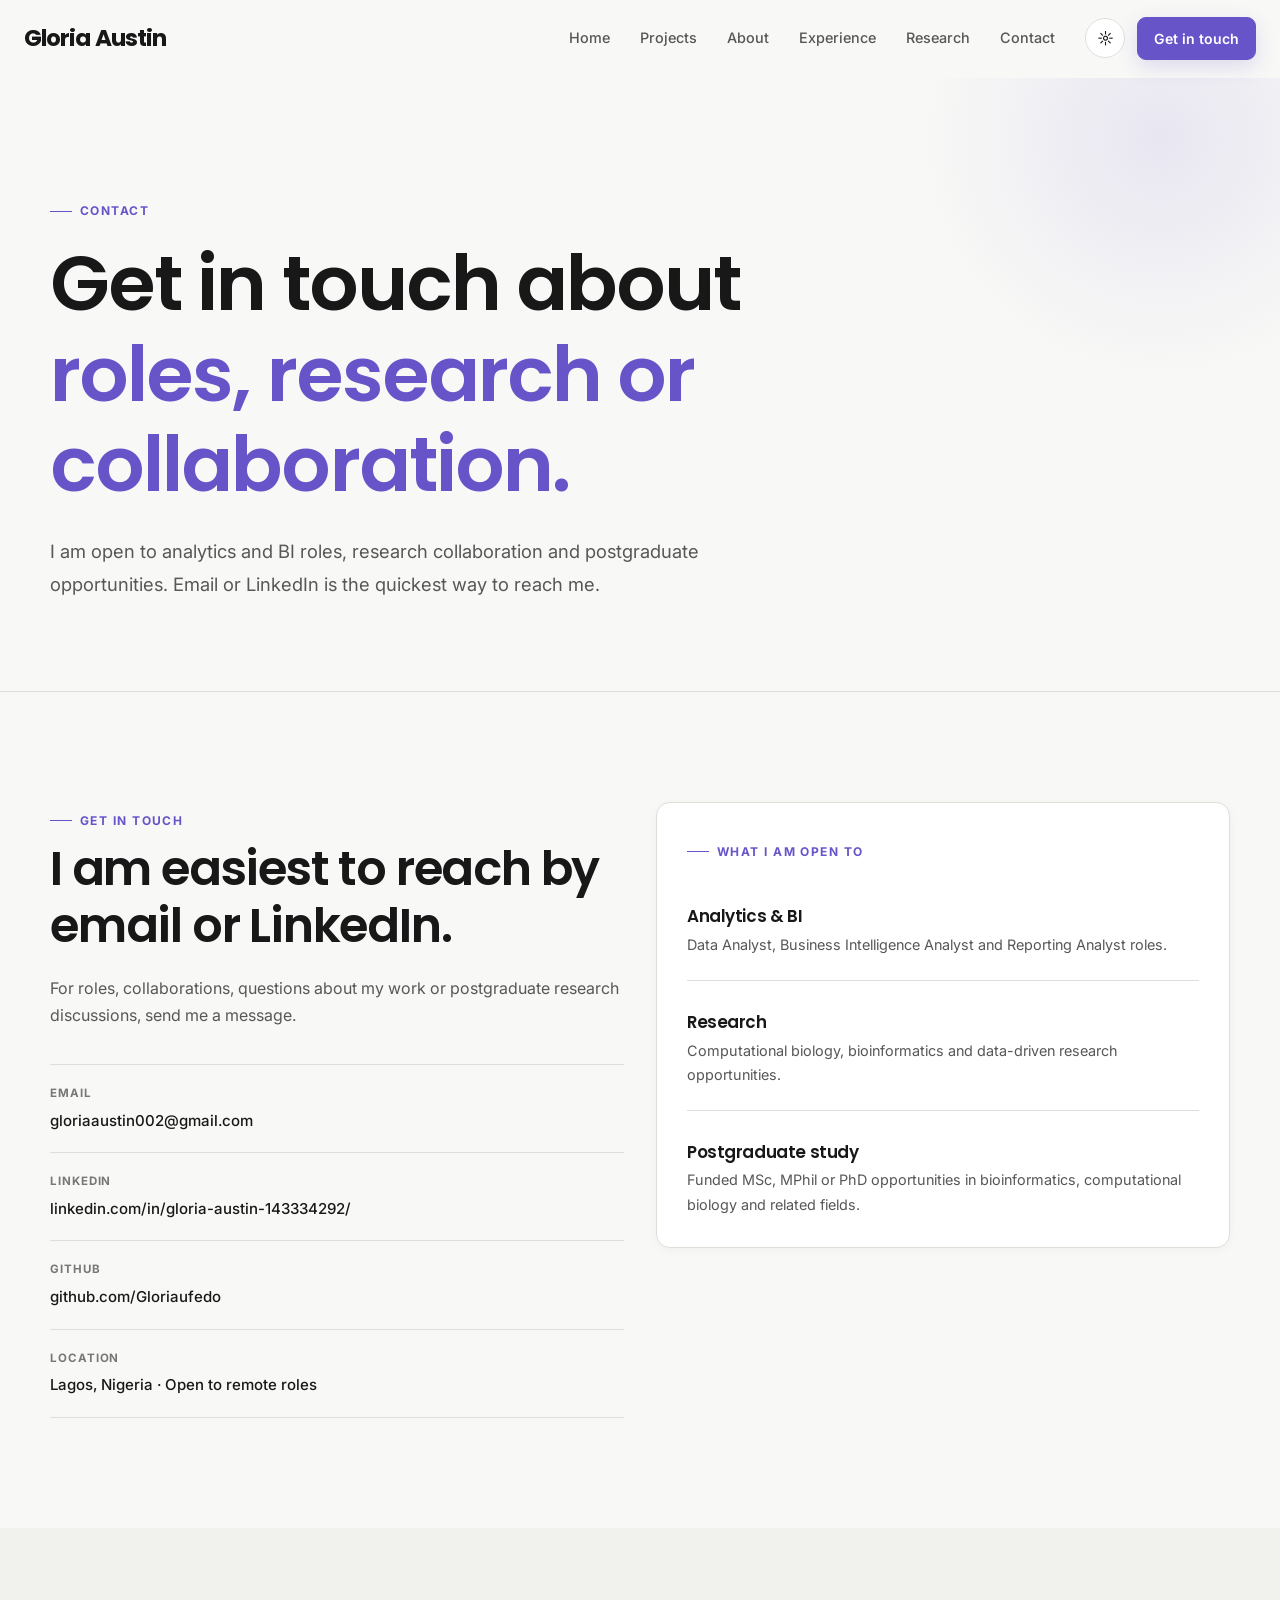
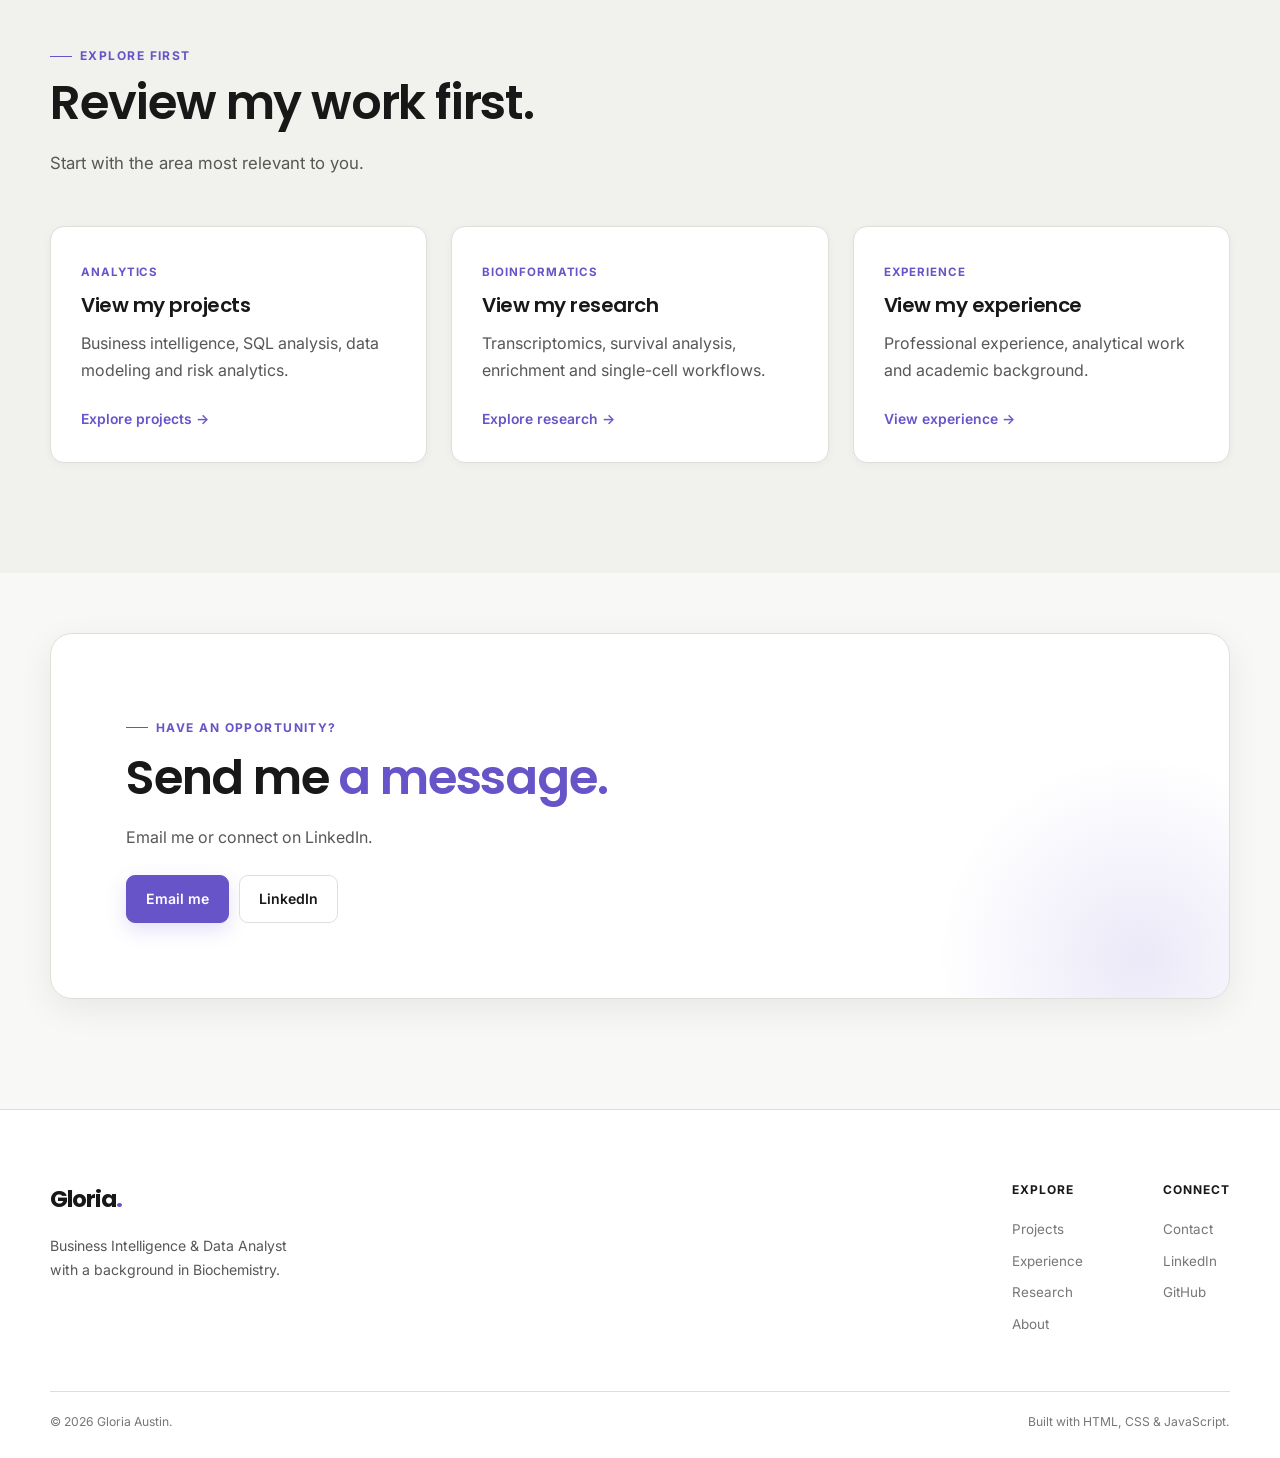
<file: contact/index.html>
<!DOCTYPE html>
<html lang="en">
<head>
    <meta charset="UTF-8">
    <meta name="viewport" content="width=device-width, initial-scale=1.0">

    <meta
        name="description"
        content="Contact Gloria Austin, Business Intelligence & Data Analyst, about analytics roles, research collaboration or postgraduate opportunities."
    >

    <title>Contact | Gloria Austin</title>

    <link rel="preconnect" href="https://fonts.googleapis.com">
    <link rel="preconnect" href="https://fonts.gstatic.com" crossorigin>
    <link
        href="https://fonts.googleapis.com/css2?family=Inter:wght@400;500;600;700&family=Poppins:wght@500;600;700&display=swap"
        rel="stylesheet"
    >

    <link rel="stylesheet" href="/style.css">
    <script src="/script.js" defer></script>
</head>

<body data-page="contact">

    <!-- =========================
         HEADER
    ========================== -->
    <header class="site-header">
        <div class="container navbar">

            <a href="index.html" class="logo" aria-label="Gloria Austin home">
            Gloria Austin
        </a>

            <button
                class="menu-toggle"
                type="button"
                aria-label="Open navigation"
                aria-expanded="false"
                aria-controls="site-navigation"
            >
                <span></span>
                <span></span>
                <span></span>
            </button>

            <nav id="site-navigation" class="nav-links" aria-label="Primary navigation">
                <a href="/">Home</a>
                <a href="/projects/">Projects</a>
                <a href="/about/">About</a>
                <a href="/experience/">Experience</a>
                <a href="/research/">Research</a>
                <a href="/contact/">Contact</a>
            </nav>

            <div class="nav-actions">
                <button
                    class="theme-toggle"
                    type="button"
                    aria-label="Toggle dark mode"
                    title="Toggle theme"
                >
                    <span class="theme-icon">☼</span>
                </button>

                <a href="/contact/" class="btn btn-primary nav-cta">
                    Get in touch
                </a>
            </div>

        </div>

        <div class="menu-overlay"></div>
    </header>


    <main>

        <!-- =========================
             PAGE HERO
        ========================== -->
        <section class="page-hero">
            <div class="container">

                <span class="section-label">Contact</span>

                <h1>
                    Get in touch about
                    <span class="text-accent">roles, research or collaboration.</span>
                </h1>

                <p class="page-hero-text">
                    I am open to analytics and BI roles, research
                    collaboration and postgraduate opportunities. Email or
                    LinkedIn is the quickest way to reach me.
                </p>

            </div>
        </section>


        <!-- =========================
             CONTACT CONTENT
        ========================== -->
        <section class="section">
            <div class="container">

                <div class="grid-2">

                    <!-- CONTACT DETAILS -->
                    <div class="content-block reveal">

                        <span class="section-label">Get in touch</span>

                        <h2>
                            I am easiest to reach by email or LinkedIn.
                        </h2>

                        <p>
                            For roles, collaborations, questions about my
                            work or postgraduate research discussions, send
                            me a message.
                        </p>


                        <div class="contact-details">

                            <div class="contact-item">

                                <span class="contact-label">Email</span>

                                <a
                                    href="mailto:gloriaaustin002@gmail.com"
                                    class="contact-value"
                                >
                                    gloriaaustin002@gmail.com
                                </a>

                            </div>


                            <div class="contact-item">

                                <span class="contact-label">LinkedIn</span>

                                <a
                                    href="https://www.linkedin.com/in/gloria-austin-143334292/"
                                    target="_blank"
                                    rel="noopener noreferrer"
                                    class="contact-value"
                                >
                                    linkedin.com/in/gloria-austin-143334292/
                                </a>

                            </div>


                            <div class="contact-item">

                                <span class="contact-label">GitHub</span>

                                <a
                                    href="https://github.com/Gloriaufedo/"
                                    target="_blank"
                                    rel="noopener noreferrer"
                                    class="contact-value"
                                >
                                    github.com/Gloriaufedo
                                </a>

                            </div>


                            <div class="contact-item">

                                <span class="contact-label">Location</span>

                                <span class="contact-value">
                                    Lagos, Nigeria · Open to remote roles
                                </span>

                            </div>

                        </div>

                    </div>


                    <!-- CONTACT CARD -->
                    <div class="card contact-card reveal">

                        <span class="section-label">What I am open to</span>

                        <div class="contact-interest">

                            <h3>Analytics & BI</h3>

                            <p>
                                Data Analyst, Business Intelligence
                                Analyst and Reporting Analyst roles.
                            </p>

                        </div>


                        <div class="contact-interest">

                            <h3>Research</h3>

                            <p>
                                Computational biology, bioinformatics and
                                data-driven research opportunities.
                            </p>

                        </div>


                        <div class="contact-interest">

                            <h3>Postgraduate study</h3>

                            <p>
                                Funded MSc, MPhil or PhD opportunities in
                                bioinformatics, computational biology and
                                related fields.
                            </p>

                        </div>

                    </div>

                </div>

            </div>
        </section>


        <!-- =========================
             QUICK ACTIONS
        ========================== -->
        <section class="section section-alt">
            <div class="container">

                <div class="section-header reveal">
                    <span class="section-label">Explore first</span>

                    <h2>
                        Review my work first.
                    </h2>

                    <p>
                        Start with the area most relevant to you.
                    </p>
                </div>


                <div class="grid-3">

                    <a href="projects.html" class="card reveal">
                        <span class="project-category">
                            Analytics
                        </span>

                        <h3>
                            View my projects
                        </h3>

                        <p>
                            Business intelligence, SQL analysis, data modeling
                            and risk analytics.
                        </p>

                        <span class="text-link">
                            Explore projects →
                        </span>
                    </a>


                    <a href="research.html" class="card reveal">
                        <span class="project-category">
                            Bioinformatics
                        </span>

                        <h3>
                            View my research
                        </h3>

                        <p>
                            Transcriptomics, survival analysis, enrichment and
                            single-cell workflows.
                        </p>

                        <span class="text-link">
                            Explore research →
                        </span>
                    </a>


                    <a href="experience.html" class="card reveal">
                        <span class="project-category">
                            Experience
                        </span>

                        <h3>
                            View my experience
                        </h3>

                        <p>
                            Professional experience, analytical work and
                            academic background.
                        </p>

                        <span class="text-link">
                            View experience →
                        </span>
                    </a>

                </div>

            </div>
        </section>


        <!-- =========================
             FINAL CTA
        ========================== -->
        <section class="section section-cta">
            <div class="container">

                <div class="cta-block reveal">

                    <span class="section-label">Have an opportunity?</span>

                    <h2>
                        Send me
                        <span class="text-accent">a message.</span>
                    </h2>

                    <p>
                        Email me or connect on LinkedIn.
                    </p>

                    <div class="project-actions">

                        <a
                            href="mailto:gloriaaustin002@gmail.com"
                            class="btn btn-primary"
                        >
                            Email me
                        </a>

                        <a
                            href="https://www.linkedin.com/in/gloria-austin-143334292/"
                            target="_blank"
                            rel="noopener noreferrer"
                            class="btn btn-secondary"
                        >
                            LinkedIn
                        </a>

                    </div>

                </div>

            </div>
        </section>

    </main>


    <!-- =========================
         FOOTER
    ========================== -->
    <footer class="site-footer">

        <div class="container footer-inner">

            <div class="footer-brand">

                <a href="index.html" class="logo">
                    Gloria<span>.</span>
                </a>

                <p>
                    Business Intelligence & Data Analyst
                    <br>
                    with a background in Biochemistry.
                </p>

            </div>


            <div class="footer-links">

                <div>
                    <span class="footer-heading">Explore</span>

                    <a href="projects.html">Projects</a>
                    <a href="experience.html">Experience</a>
                    <a href="research.html">Research</a>
                    <a href="about.html">About</a>
                </div>


                <div>
                    <span class="footer-heading">Connect</span>

                    <a href="/contact/">Contact</a>

                    <a
                        href="https://www.linkedin.com/in/gloria-austin-143334292/"
                        target="_blank"
                        rel="noopener noreferrer"
                    >
                        LinkedIn
                    </a>

                    <a
                        href="https://github.com/Gloriaufedo"
                        target="_blank"
                        rel="noopener noreferrer"
                    >
                        GitHub
                    </a>
                </div>

            </div>

        </div>


        <div class="container footer-bottom">

            <span>
                © <span data-current-year></span> Gloria Austin.
            </span>

            <span>
                Built with HTML, CSS & JavaScript.
            </span>

        </div>

    </footer>

</body>
</html>
</file>
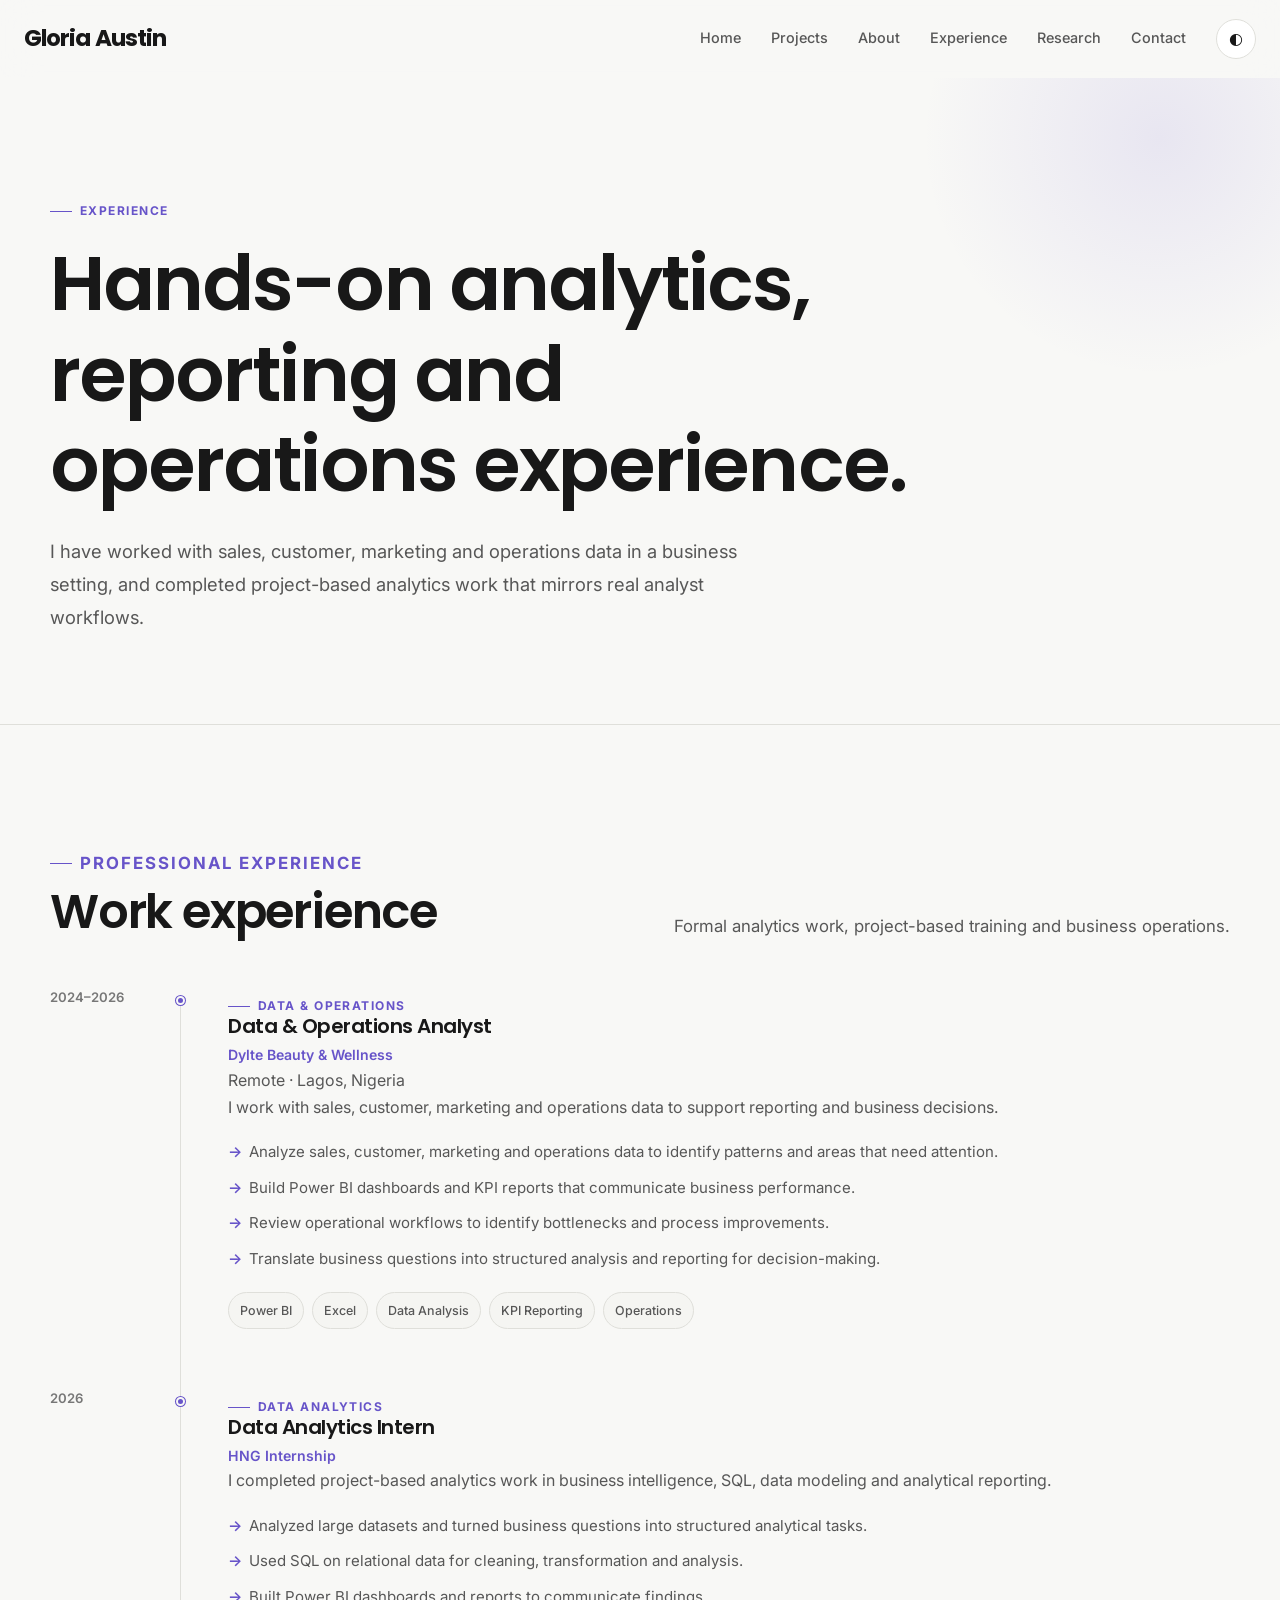
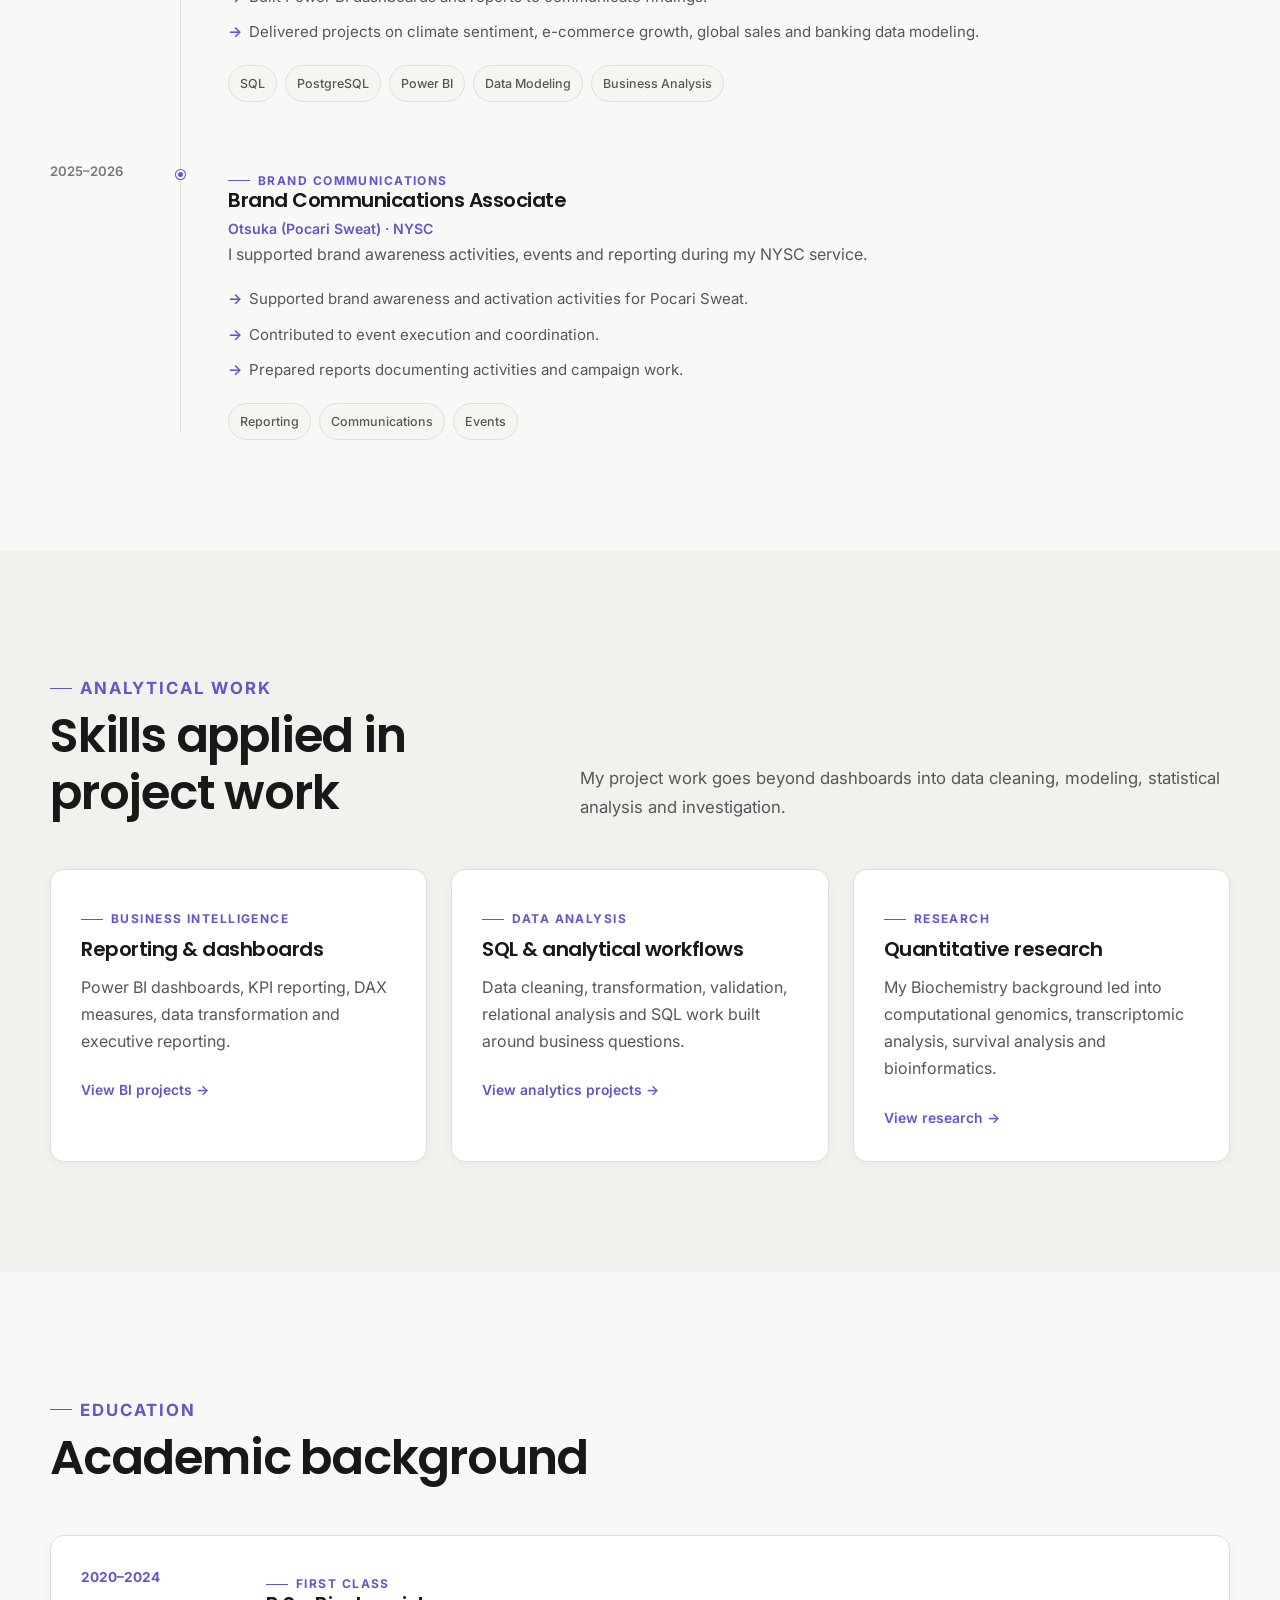
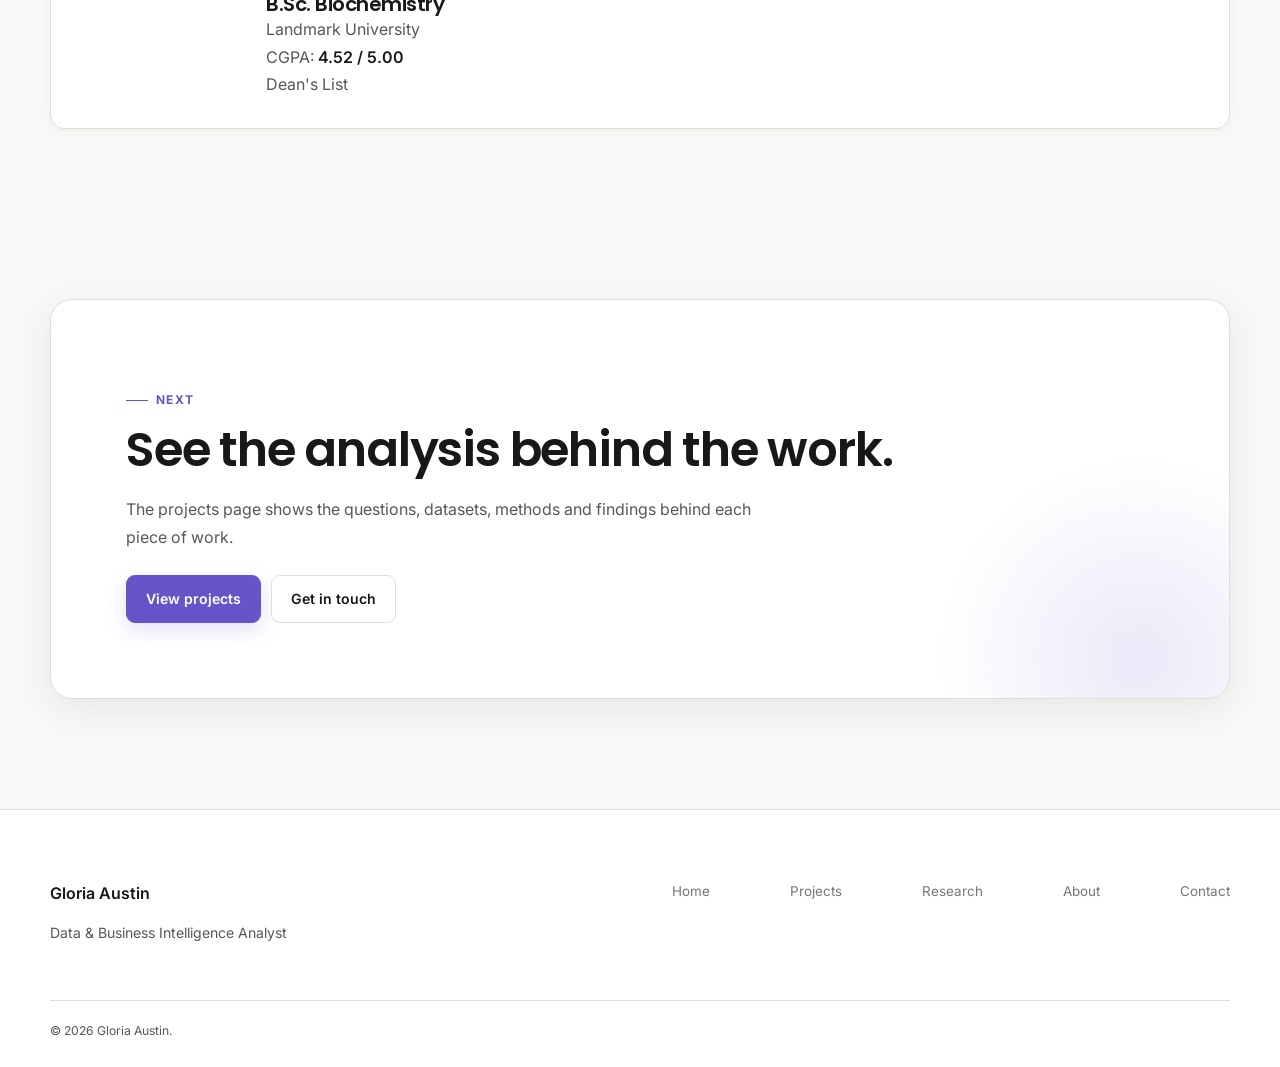
<file: experience/index.html>
<!DOCTYPE html>

<html lang="en">
<head>
    <meta charset="UTF-8">
    <meta name="viewport" content="width=device-width, initial-scale=1.0">

<title>Experience | Gloria Austin, Data & Business Intelligence Analyst</title>

<meta
    name="description"
    content="Professional experience of Gloria Austin across data analysis, business intelligence, reporting and brand communications."
>

<meta name="author" content="Gloria Austin">

<meta property="og:title" content="Experience | Gloria Austin">
<meta
    property="og:description"
    content="Professional experience across data analysis, business intelligence, reporting and brand communications."
>
<meta property="og:type" content="website">
<meta property="og:url" content="https://gloriaufedo.github.io/experience.html">

<link rel="canonical" href="https://gloriaufedo.github.io/experience.html">

<link rel="stylesheet" href="/style.css">

<script src="/script.js" defer></script>

</head>

<body data-page="experience">

<!-- Skip link -->
<a class="skip-link" href="#main-content">
    Skip to main content
</a>


<!-- =========================
     HEADER
========================== -->

<header class="site-header">

    <div class="container-wide navbar">

        <a
            class="logo"
            href="index.html"
            aria-label="Gloria Austin home"
        >
            Gloria Austin
        </a>


        <nav
            class="nav-links"
            id="main-navigation"
            aria-label="Main navigation"
        >

            <a href="/">Home</a>
            <a href="/projects/">Projects</a>
            <a href="/about/">About</a>
            <a href="/experience/">Experience</a>
            <a href="/research/">Research</a>
            <a href="/contact/">Contact</a>

        </nav>


        <div class="nav-actions">

            <button
                class="theme-toggle"
                type="button"
                aria-label="Toggle color theme"
                aria-pressed="false"
            >
                <span aria-hidden="true">◐</span>
            </button>


            <button
                class="menu-toggle"
                type="button"
                aria-label="Open navigation menu"
                aria-expanded="false"
                aria-controls="main-navigation"
            >
                <span></span>
                <span></span>
            </button>

        </div>

    </div>

</header>


<!-- =========================
     MAIN
========================== -->

<main id="main-content">


    <!-- PAGE INTRO -->

    <section class="page-hero">

        <div class="container">

            <p class="section-label">
                EXPERIENCE
            </p>

            <h1>
                Hands-on analytics, reporting
                and operations experience.
            </h1>

            <p class="page-hero-text">
                I have worked with sales, customer, marketing and
                operations data in a business setting, and completed
                project-based analytics work that mirrors real analyst
                workflows.
            </p>

        </div>

    </section>


    <!-- =========================
         PROFESSIONAL EXPERIENCE
    ========================== -->

    <section
        class="section"
        aria-labelledby="professional-experience-heading"
    >

        <div class="container">

            <div class="section-header">

                <div>

                    <p class="section-label">
                        PROFESSIONAL EXPERIENCE
                    </p>

                    <h2 id="professional-experience-heading">
                        Work experience
                    </h2>

                </div>

                <p>
                    Formal analytics work, project-based training
                    and business operations.
                </p>

            </div>


            <div class="experience-list">


                <!-- =========================
                     DYLTE
                ========================== -->

                <article class="experience-item">

                    <div class="experience-date">
                        <span>
                            2024–2026
                        </span>
                    </div>


                    <div class="experience-content">

                        <p class="section-label">
                            DATA &amp; OPERATIONS
                        </p>

                        <h3>
                            Data &amp; Operations Analyst
                        </h3>

                        <p class="experience-company">
                            Dylte Beauty &amp; Wellness
                        </p>

                        <p>
                            Remote · Lagos, Nigeria
                        </p>


                        <p>
                            I work with sales, customer, marketing and
                            operations data to support reporting and
                            business decisions.
                        </p>


                        <ul class="experience-points">

                            <li>
                                Analyze sales, customer, marketing and
                                operations data to identify patterns and
                                areas that need attention.
                            </li>

                            <li>
                                Build Power BI dashboards and KPI reports
                                that communicate business performance.
                            </li>

                            <li>
                                Review operational workflows to identify
                                bottlenecks and process improvements.
                            </li>

                            <li>
                                Translate business questions into
                                structured analysis and reporting for
                                decision-making.
                            </li>

                        </ul>


                        <div class="tag-list">

                            <span class="tag">
                                Power BI
                            </span>

                            <span class="tag">
                                Excel
                            </span>

                            <span class="tag">
                                Data Analysis
                            </span>

                            <span class="tag">
                                KPI Reporting
                            </span>

                            <span class="tag">
                                Operations
                            </span>

                        </div>

                    </div>

                </article>



                <!-- =========================
                     HNG
                ========================== -->

                <article class="experience-item">

                    <div class="experience-date">
                        <span>
                            2026
                        </span>
                    </div>


                    <div class="experience-content">

                        <p class="section-label">
                            DATA ANALYTICS
                        </p>

                        <h3>
                            Data Analytics Intern
                        </h3>

                        <p class="experience-company">
                            HNG Internship
                        </p>


                        <p>
                            I completed project-based analytics work in
                            business intelligence, SQL, data modeling
                            and analytical reporting.
                        </p>


                        <ul class="experience-points">

                            <li>
                                Analyzed large datasets and turned
                                business questions into structured
                                analytical tasks.
                            </li>

                            <li>
                                Used SQL on relational data for cleaning,
                                transformation and analysis.
                            </li>

                            <li>
                                Built Power BI dashboards and reports to
                                communicate findings.
                            </li>

                            <li>
                                Delivered projects on climate sentiment,
                                e-commerce growth, global sales and
                                banking data modeling.
                            </li>

                        </ul>


                        <div class="tag-list">

                            <span class="tag">
                                SQL
                            </span>

                            <span class="tag">
                                PostgreSQL
                            </span>

                            <span class="tag">
                                Power BI
                            </span>

                            <span class="tag">
                                Data Modeling
                            </span>

                            <span class="tag">
                                Business Analysis
                            </span>

                        </div>

                    </div>

                </article>



                <!-- =========================
                     OTSUKA
                ========================== -->

                <article class="experience-item">

                    <div class="experience-date">
                        <span>
                            2025–2026
                        </span>
                    </div>


                    <div class="experience-content">

                        <p class="section-label">
                            BRAND COMMUNICATIONS
                        </p>

                        <h3>
                            Brand Communications Associate
                        </h3>

                        <p class="experience-company">
                            Otsuka (Pocari Sweat) · NYSC
                        </p>


                        <p>
                            I supported brand awareness activities,
                            events and reporting during my NYSC service.
                        </p>


                        <ul class="experience-points">

                            <li>
                                Supported brand awareness and activation
                                activities for Pocari Sweat.
                            </li>

                            <li>
                                Contributed to event execution and
                                coordination.
                            </li>

                            <li>
                                Prepared reports documenting activities
                                and campaign work.
                            </li>

                        </ul>


                        <div class="tag-list">

                            <span class="tag">
                                Reporting
                            </span>

                            <span class="tag">
                                Communications
                            </span>

                            <span class="tag">
                                Events
                            </span>

                        </div>

                    </div>

                </article>


            </div>

        </div>

    </section>



    <!-- =========================
         ANALYTICS EVIDENCE
    ========================== -->

    <section
        class="section section-alt"
        aria-labelledby="analytical-work-heading"
    >

        <div class="container">

            <div class="section-header">

                <div>

                    <p class="section-label">
                        ANALYTICAL WORK
                    </p>

                    <h2 id="analytical-work-heading">
                        Skills applied in project work
                    </h2>

                </div>

                <p>
                    My project work goes beyond dashboards into data
                    cleaning, modeling, statistical analysis and
                    investigation.
                </p>

            </div>


            <div class="grid-3">


                <article class="card">

                    <p class="section-label">
                        BUSINESS INTELLIGENCE
                    </p>

                    <h3>
                        Reporting &amp; dashboards
                    </h3>

                    <p>
                        Power BI dashboards, KPI reporting, DAX measures,
                        data transformation and executive reporting.
                    </p>

                    <a
                        href="projects.html"
                        class="text-link"
                    >
                        View BI projects →
                    </a>

                </article>



                <article class="card">

                    <p class="section-label">
                        DATA ANALYSIS
                    </p>

                    <h3>
                        SQL &amp; analytical workflows
                    </h3>

                    <p>
                        Data cleaning, transformation, validation,
                        relational analysis and SQL work built around
                        business questions.
                    </p>

                    <a
                        href="projects.html"
                        class="text-link"
                    >
                        View analytics projects →
                    </a>

                </article>



                <article class="card">

                    <p class="section-label">
                        RESEARCH
                    </p>

                    <h3>
                        Quantitative research
                    </h3>

                    <p>
                        My Biochemistry background led into computational
                        genomics, transcriptomic analysis, survival
                        analysis and bioinformatics.
                    </p>

                    <a
                        href="research.html"
                        class="text-link"
                    >
                        View research →
                    </a>

                </article>

            </div>

        </div>

    </section>



    <!-- =========================
         EDUCATION
    ========================== -->

    <section
        class="section"
        aria-labelledby="education-heading"
    >

        <div class="container">

            <div class="section-header">

                <div>

                    <p class="section-label">
                        EDUCATION
                    </p>

                    <h2 id="education-heading">
                        Academic background
                    </h2>

                </div>

            </div>


            <article class="education-item">

                <div class="education-year">
                    2020–2024
                </div>


                <div>

                    <p class="section-label">
                        FIRST CLASS
                    </p>

                    <h3>
                        B.Sc. Biochemistry
                    </h3>

                    <p>
                        Landmark University
                    </p>

                    <p>
                        CGPA: <strong>4.52 / 5.00</strong>
                    </p>

                    <p>
                        Dean's List
                    </p>

                </div>

            </article>

        </div>

    </section>



    <!-- =========================
         CTA
    ========================== -->

    <section class="section section-cta">

        <div class="container">

            <div class="cta-block">

                <p class="section-label">
                    NEXT
                </p>

                <h2>
                    See the analysis behind the work.
                </h2>

                <p>
                    The projects page shows the questions, datasets,
                    methods and findings behind each piece of work.
                </p>

                <div class="project-actions">

                    <a
                        href="projects.html"
                        class="btn btn-primary"
                    >
                        View projects
                    </a>

                    <a
                        href="contact.html"
                        class="btn btn-secondary"
                    >
                        Get in touch
                    </a>

                </div>

            </div>

        </div>

    </section>

</main>



<!-- =========================
     FOOTER
========================== -->

<footer class="site-footer">

    <div class="container footer-inner">

        <div class="footer-brand">

            <strong>
                Gloria Austin
            </strong>

            <p>
                Data &amp; Business Intelligence Analyst
            </p>

        </div>


        <div class="footer-links">

            <a href="index.html">
                Home
            </a>

            <a href="projects.html">
                Projects
            </a>

            <a href="research.html">
                Research
            </a>

            <a href="about.html">
                About
            </a>

            <a href="contact.html">
                Contact
            </a>

        </div>

    </div>


    <div class="container footer-bottom">

        <p>
            © <span data-current-year></span>
            Gloria Austin.
        </p>

    </div>

</footer>

</body>
</html>
</file>
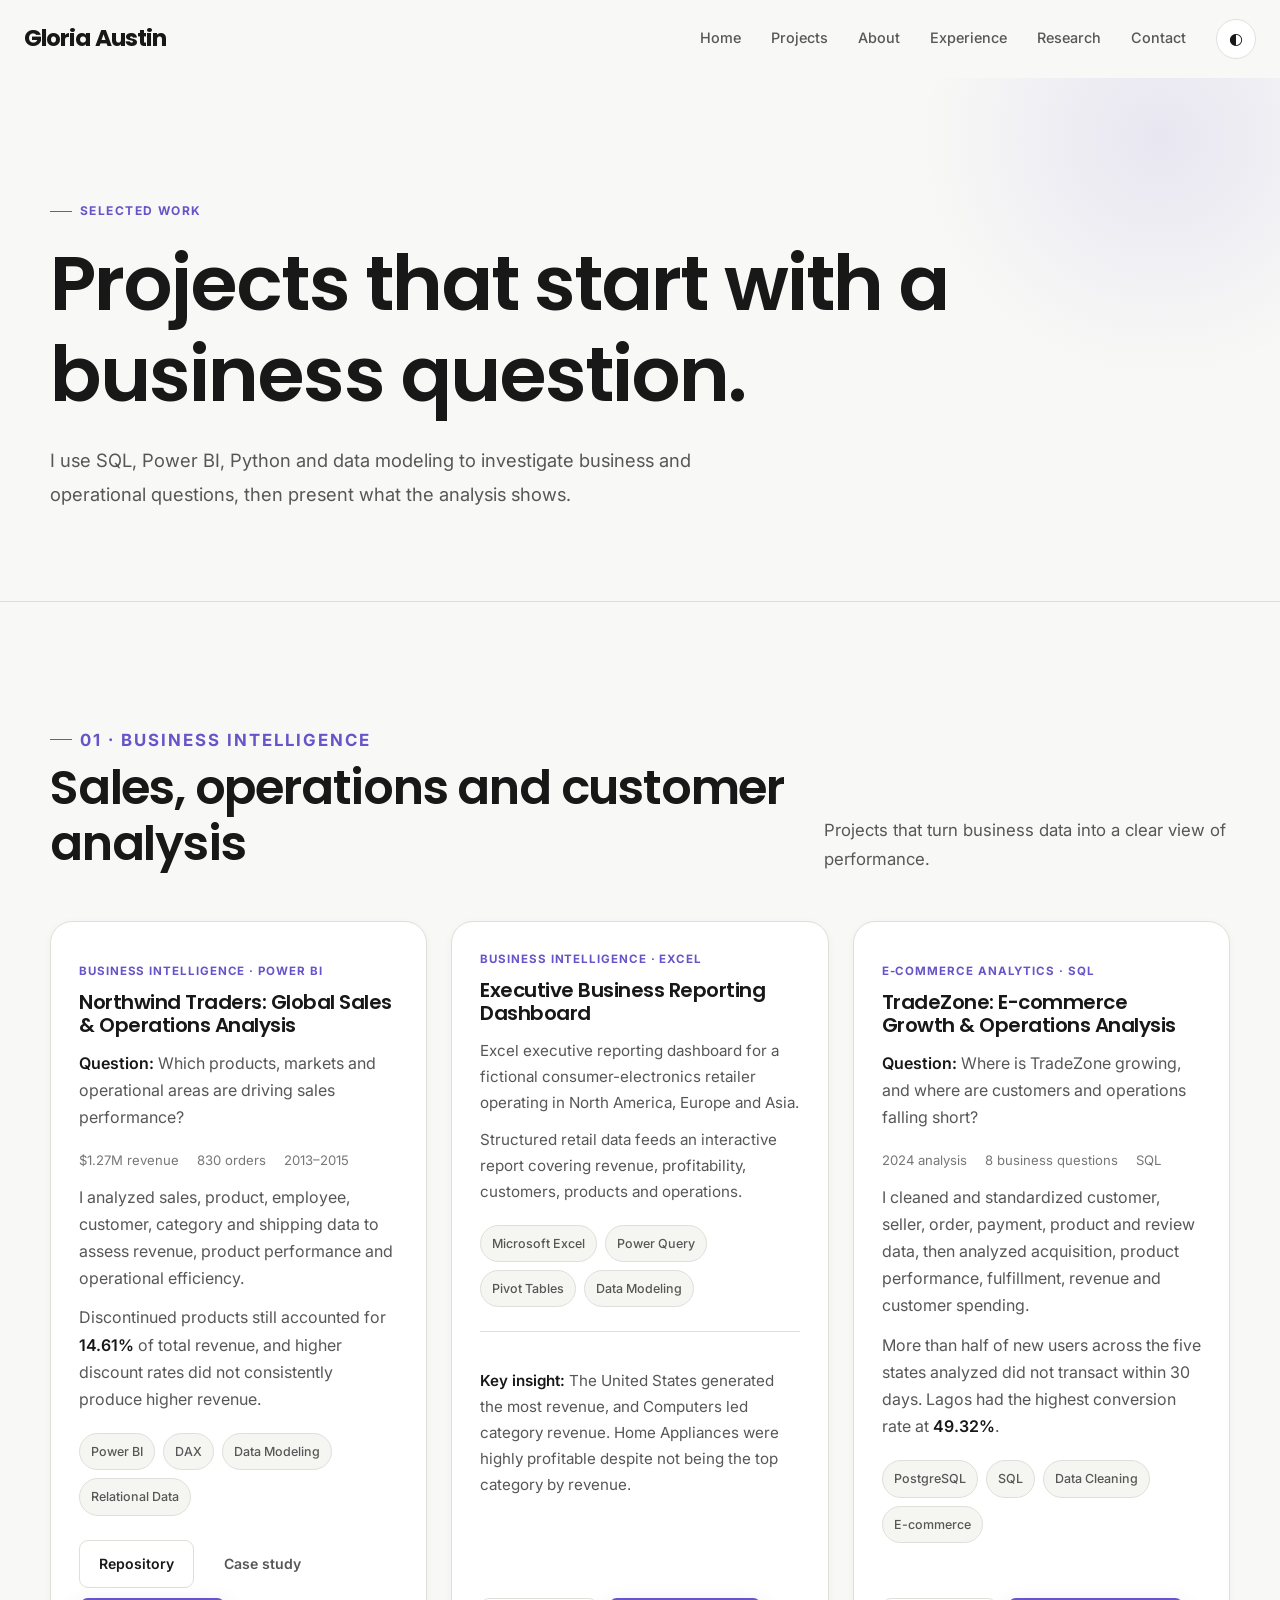
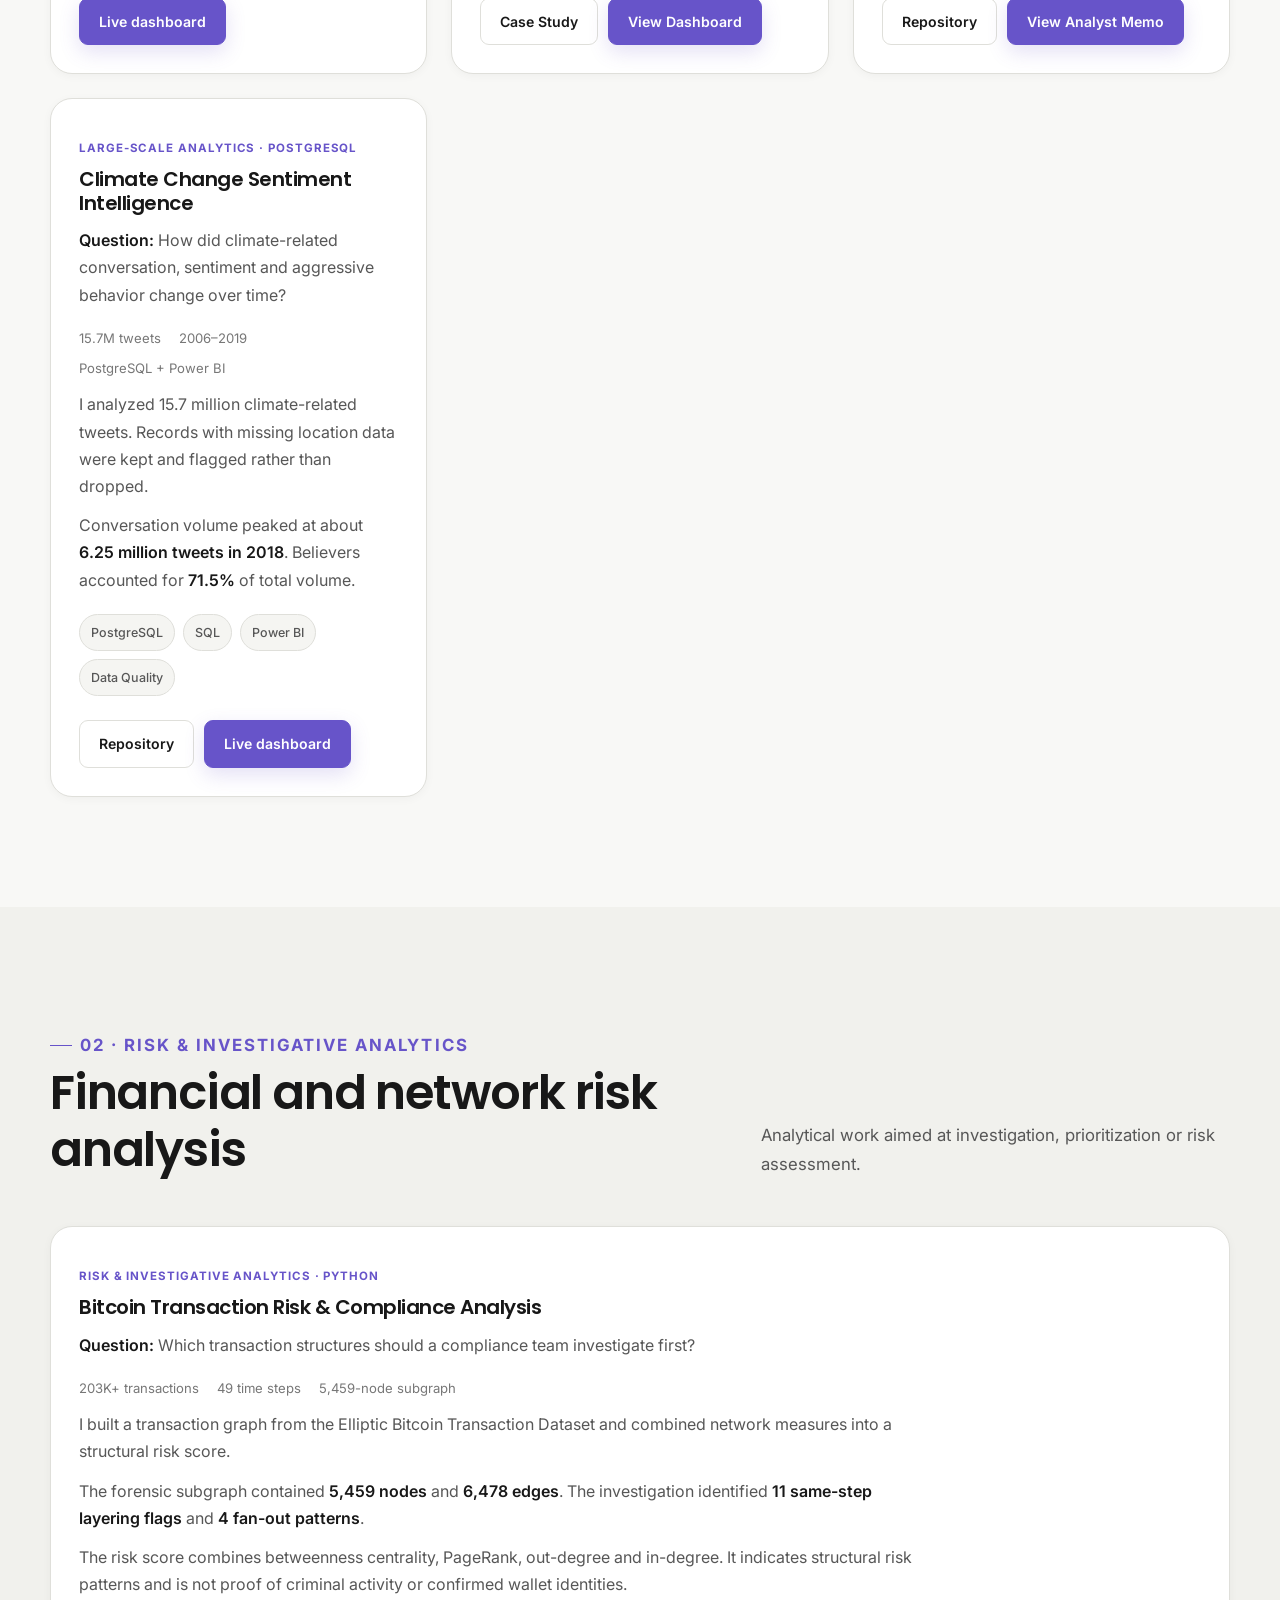
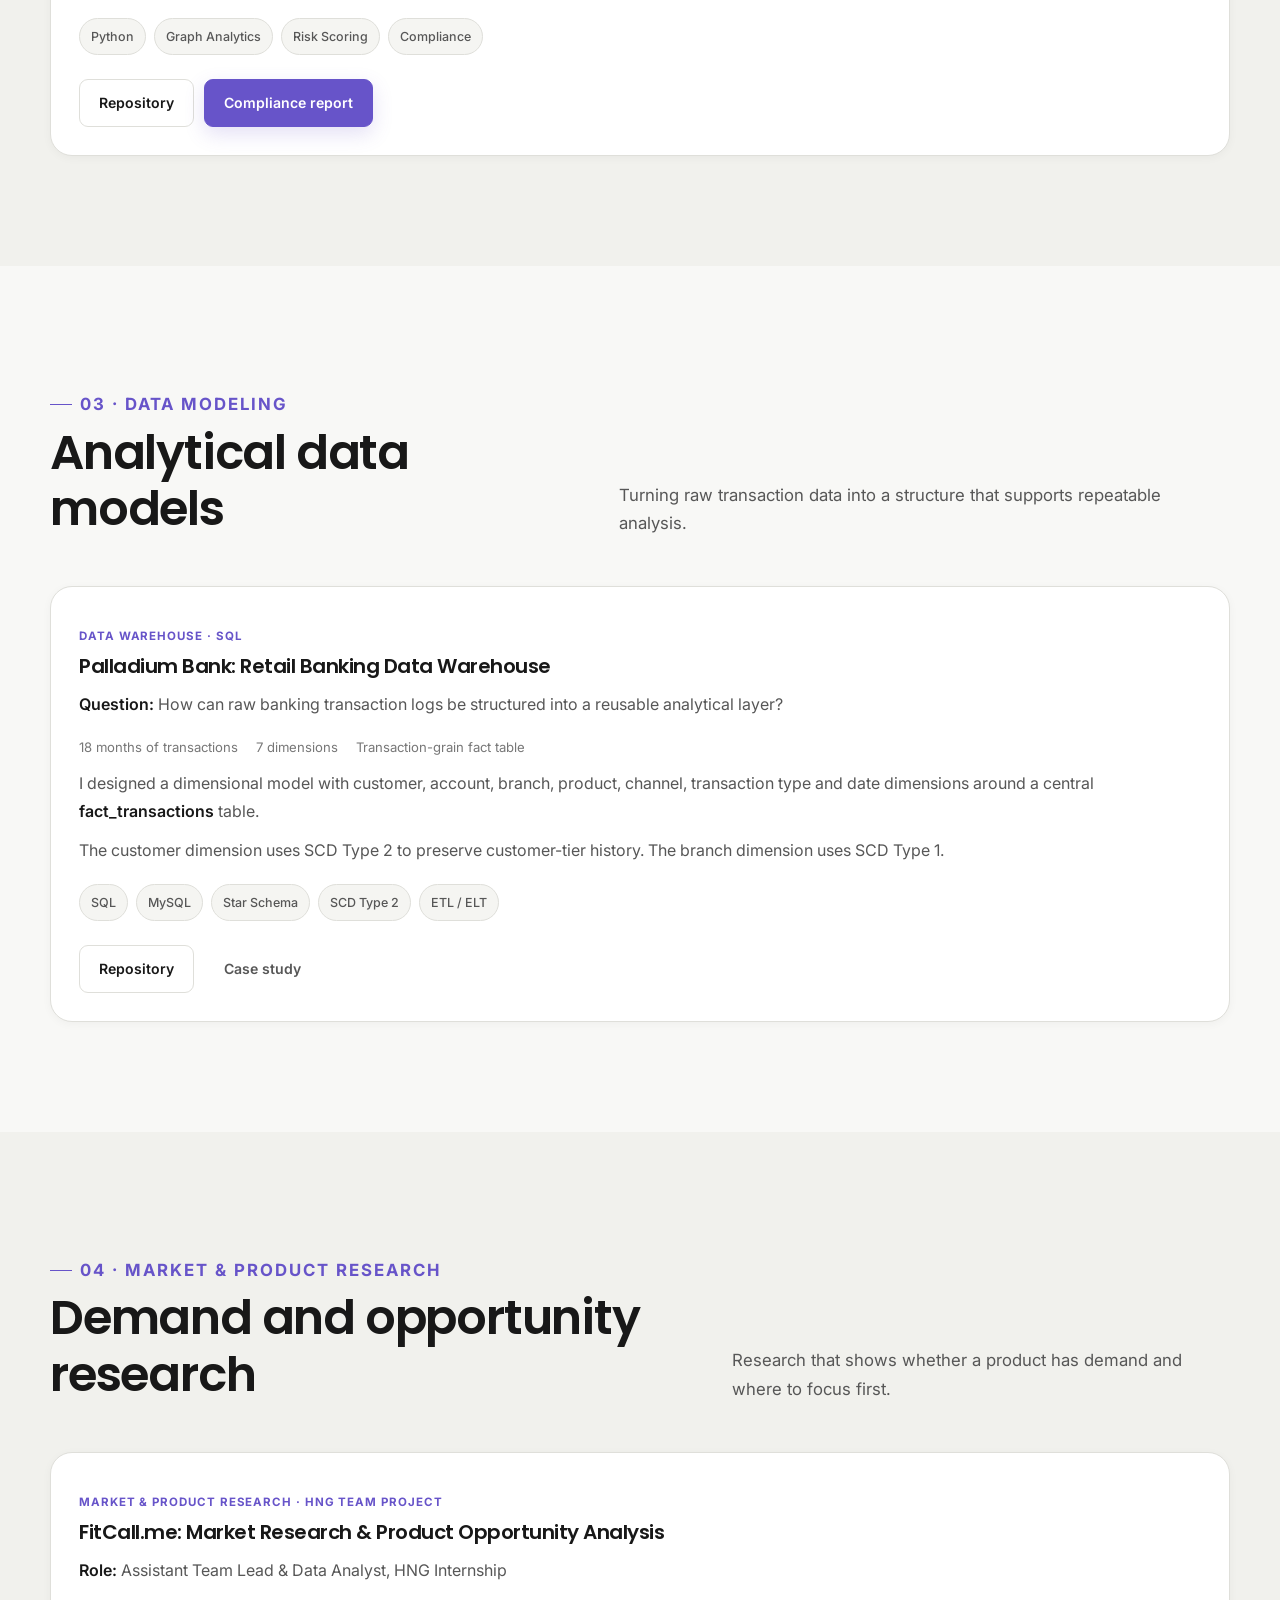
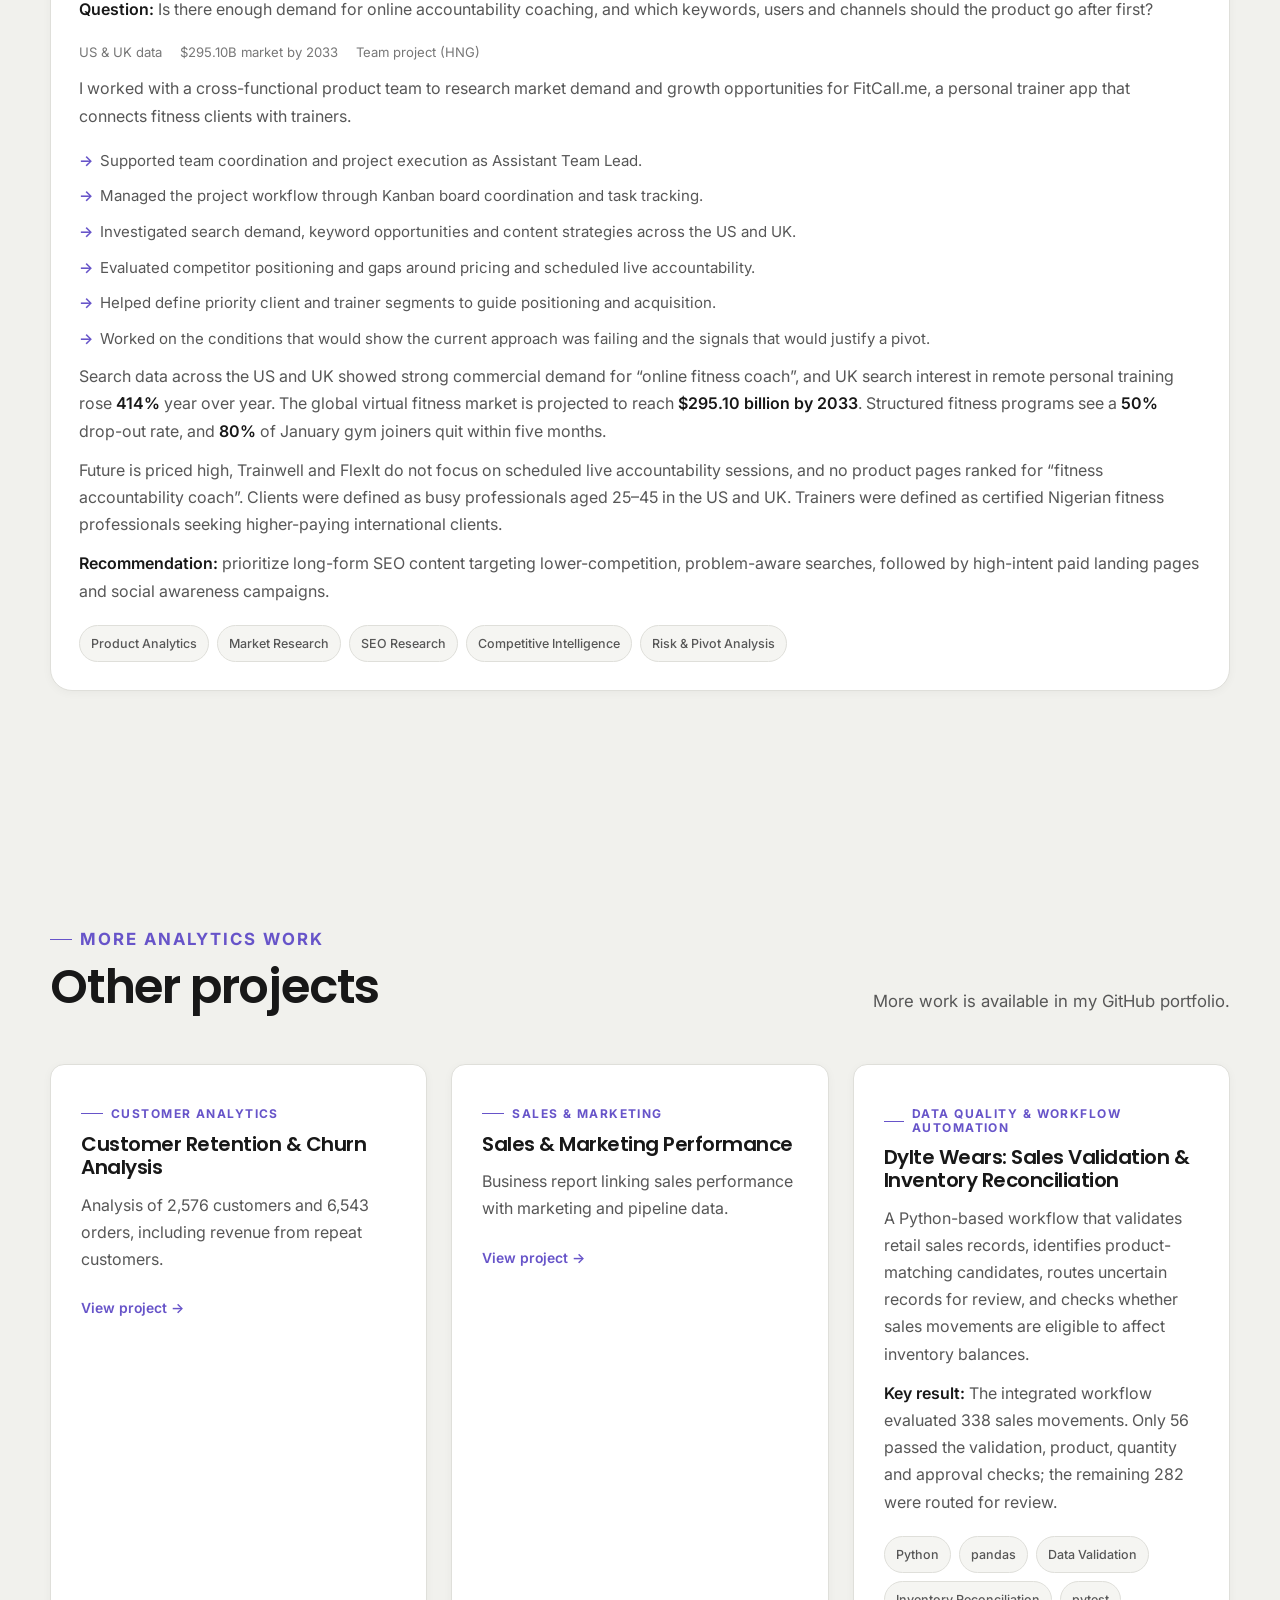
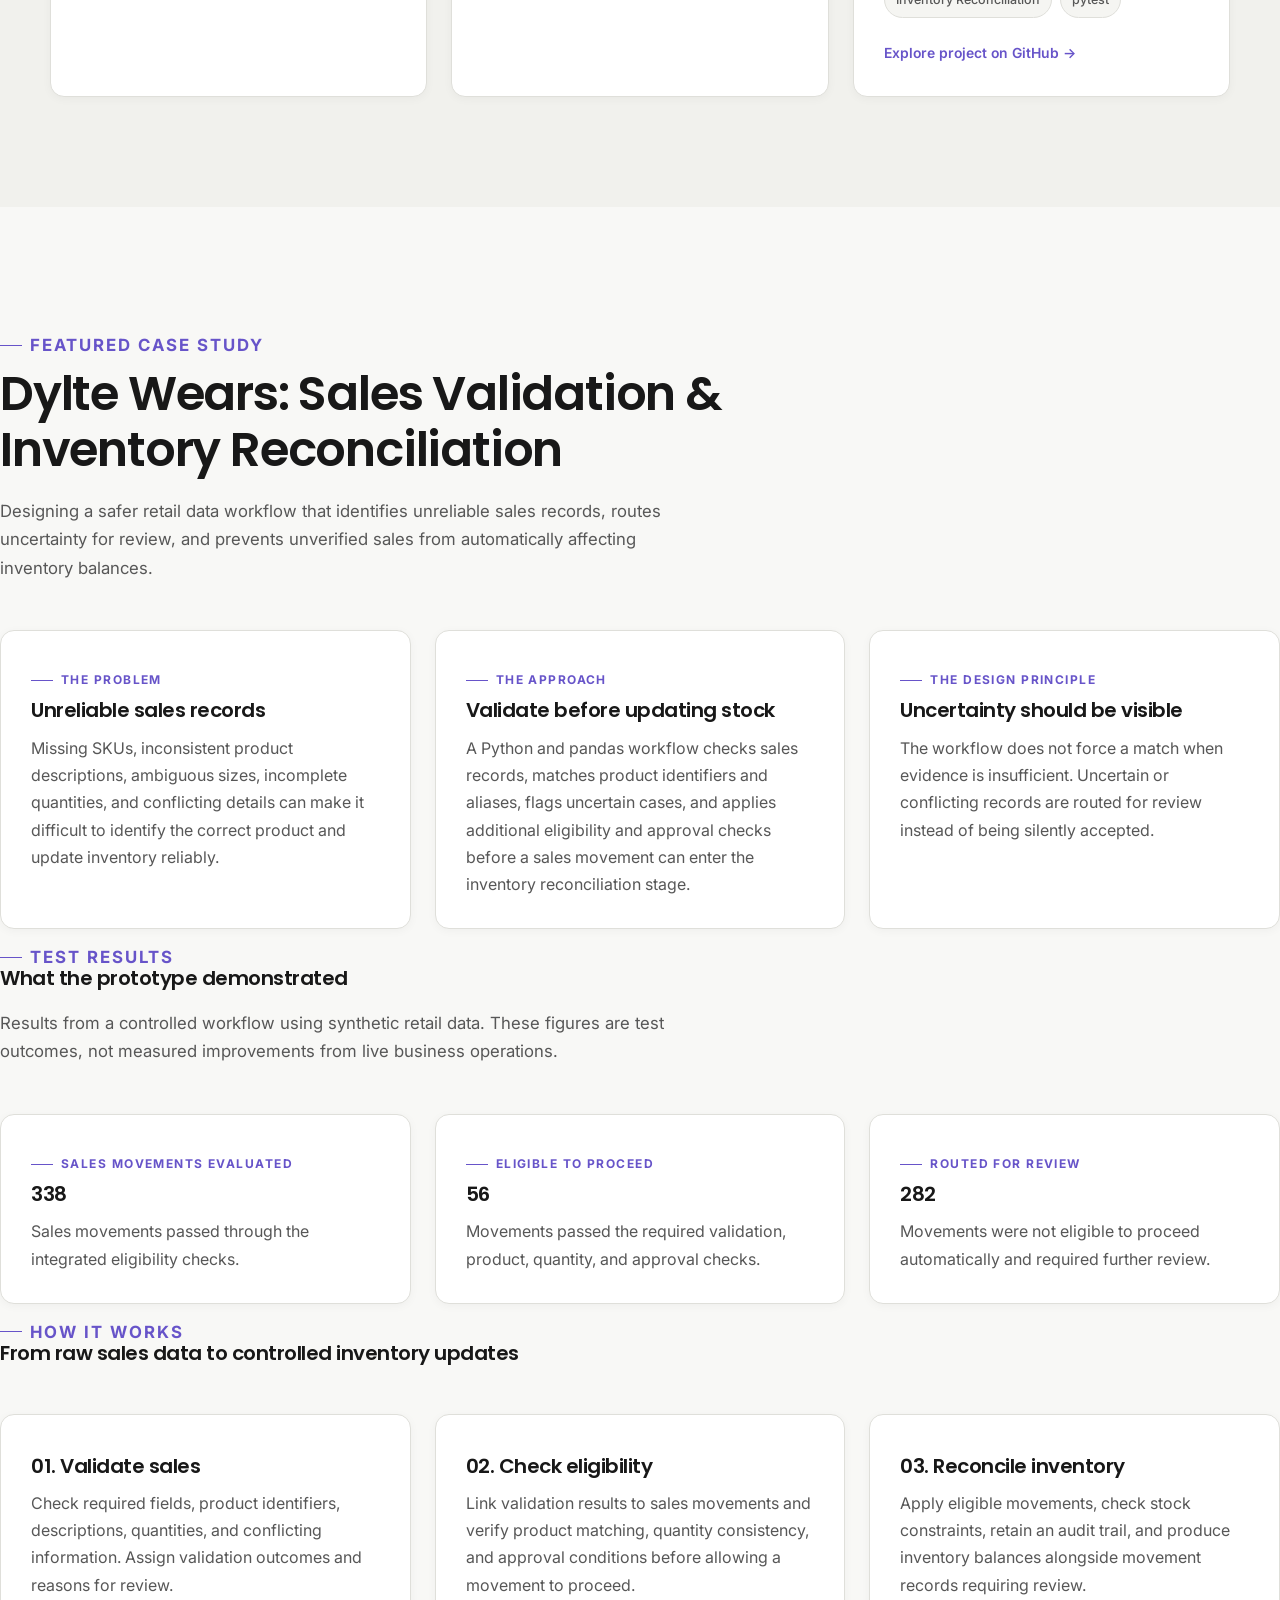
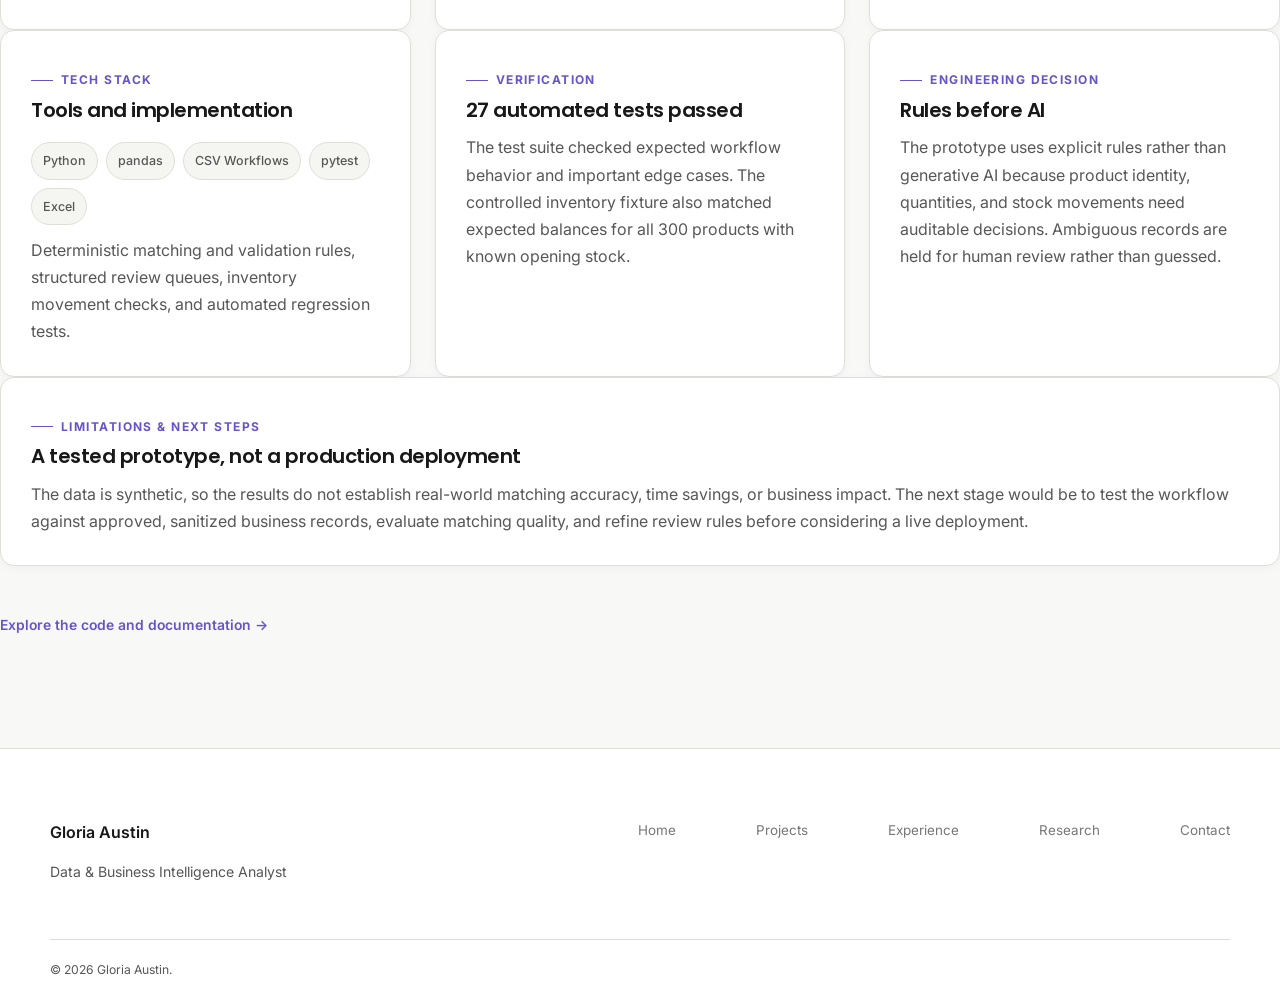
<file: projects/index.html>
<!DOCTYPE html>

<html lang="en">
<head>
    <meta charset="UTF-8">
    <meta name="viewport" content="width=device-width, initial-scale=1.0">

<title>Projects | Gloria Austin, Data & Business Intelligence Analyst</title>

<meta
    name="description"
    content="Data analytics, business intelligence, risk analytics and data modeling projects by Gloria Austin, built with SQL, Power BI, Excel and Python."
>

<meta name="author" content="Gloria Austin">

<meta property="og:title" content="Projects | Gloria Austin">
<meta
    property="og:description"
    content="Data analytics, business intelligence, risk analytics and data modeling projects built with SQL, Power BI, Excel and Python."
>
<meta property="og:type" content="website">
<meta property="og:url" content="https://gloriaufedo.github.io/projects.html">

<link rel="canonical" href="https://gloriaufedo.github.io/projects.html">

<link rel="stylesheet" href="/style.css">

<script src="/script.js" defer></script>

</head>

<body data-page="projects">

<!-- Skip link for keyboard users -->
<a class="skip-link" href="#main-content">
    Skip to main content
</a>


<!-- =========================
     HEADER
========================== -->

<header class="site-header">

    <div class="container-wide navbar">

        <a
            class="logo"
            href="index.html"
            aria-label="Gloria Austin home"
        >
            Gloria Austin
        </a>


        <nav
            class="nav-links"
            id="main-navigation"
            aria-label="Main navigation"
        >
             <a href="/">Home</a>
            <a href="/projects/">Projects</a>
            <a href="/about/">About</a>
            <a href="/experience/">Experience</a>
            <a href="/research/">Research</a>
            <a href="/contact/">Contact</a>
        </nav>


        <div class="nav-actions">

            <button
                class="theme-toggle"
                type="button"
                aria-label="Toggle color theme"
                aria-pressed="false"
            >
                <span aria-hidden="true">◐</span>
            </button>


            <button
                class="menu-toggle"
                type="button"
                aria-label="Open navigation menu"
                aria-expanded="false"
                aria-controls="main-navigation"
            >
                <span></span>
                <span></span>
            </button>

        </div>

    </div>

</header>


<!-- =========================
     MAIN
========================== -->

<main id="main-content">


    <!-- PAGE INTRO -->

    <section class="page-hero">

        <div class="container">

            <p class="section-label">
                SELECTED WORK
            </p>

            <h1>
                Projects that start with
                a business question.
            </h1>

            <p class="page-hero-text">
                I use SQL, Power BI, Python and data modeling to investigate
                business and operational questions, then present what the
                analysis shows.
            </p>

        </div>

    </section>


    <!-- =========================
         BUSINESS INTELLIGENCE
    ========================== -->

    <section
        class="section"
        aria-labelledby="business-intelligence-heading"
    >

        <div class="container">

            <div class="section-header">

                <div>

                    <p class="section-label">
                        01 · BUSINESS INTELLIGENCE
                    </p>

                    <h2 id="business-intelligence-heading">
                        Sales, operations and customer analysis
                    </h2>

                </div>

                <p>
                    Projects that turn business data into a clear
                    view of performance.
                </p>

            </div>


            <div class="project-grid">


                <!-- NORTHWIND -->

                <article class="project-card" id="northwind">

                    <div class="project-content">

                        <p class="project-category">
                            BUSINESS INTELLIGENCE · POWER BI
                        </p>

                        <h3>
                            Northwind Traders:
                            Global Sales &amp; Operations Analysis
                        </h3>

                        <p>
                            <strong>Question:</strong>
                            Which products, markets and operational areas
                            are driving sales performance?
                        </p>


                        <div class="project-meta">

                            <span>
                                $1.27M revenue
                            </span>

                            <span>
                                830 orders
                            </span>

                            <span>
                                2013–2015
                            </span>

                        </div>


                        <p>
                            I analyzed sales, product, employee, customer,
                            category and shipping data to assess revenue,
                            product performance and operational efficiency.
                        </p>


                        <p>
                            Discontinued products still accounted for
                            <strong>14.61%</strong> of total revenue, and
                            higher discount rates did not consistently
                            produce higher revenue.
                        </p>


                        <div class="tag-list">

                            <span class="tag">
                                Power BI
                            </span>

                            <span class="tag">
                                DAX
                            </span>

                            <span class="tag">
                                Data Modeling
                            </span>

                            <span class="tag">
                                Relational Data
                            </span>

                        </div>


                        <div class="project-actions">

                            <a
                                href="https://github.com/Gloriaufedo/business-intelligence-portfolio/tree/c596ac2e8428cb95cd6ac640dfc620068268915d/Project%204%20-%20Global%20Sales%20Analytics"
                                class="btn btn-secondary"
                            >
                                Repository
                            </a>

                            <a
                                href="https://github.com/Gloriaufedo/gloriaufedo.github.io/blob/a37f99f4c91843c79defd5c61bc68da2c33b500d/assets/projects/Northwind%20Traders%20Global%20Sales%20%26%20Operations%20Intelligence%20Report.pdf"
                                class="btn btn-ghost"
                            >
                                Case study
                            </a>
                            
                            <a
                                href="https://app.powerbi.com/view?r=eyJrIjoiMzM5NGNhYmYtMWQzMS00Zjk3LWIzODMtYWJiNjdhNzU3YTdiIiwidCI6ImMwZmMxNTU3LTEzMzktNDZkZC05MDk1LWExZjM0ZDdiZmI3ZiJ9&embedImagePlaceholder=true"
                                class="btn btn-primary"
                                target="_blank"
                                rel="noopener noreferrer"
                            >
                                Live dashboard
                            </a>
                        </div>

                    </div>

                </article>

                <!-- Executive Business Reporting -->
                <article class="project-card reveal">
                    <div class="project-content">
                        <div class="project-category">BUSINESS INTELLIGENCE · EXCEL</div>
                
                        <h3>Executive Business Reporting Dashboard</h3>
                
                        <p class="card-text">
                            Excel executive reporting dashboard for a fictional
                            consumer-electronics retailer operating in North America,
                            Europe and Asia.
                        </p>
                
                        <p class="card-text">
                            Structured retail data feeds an interactive report covering
                            revenue, profitability, customers, products and operations.
                        </p>

                        
                        <div class="tag-list">

                            <span class="tag">
                                Microsoft Excel
                            </span>

                            <span class="tag">
                                Power Query
                            </span>

                            <span class="tag">
                                Pivot Tables
                            </span>

                            <span class="tag">
                                Data Modeling
                            </span>
                        </div>
                        
                        <div class="divider"></div>
                
                        <p class="card-text">
                            <strong>Key insight:</strong> The United States generated the
                            most revenue, and Computers led category revenue. Home
                            Appliances were highly profitable despite not being the
                            top category by revenue.
                        </p>
                
                        <div class="project-actions">
                            <a href="https://github.com/Gloriaufedo/gloriaufedo.github.io/blob/a37f99f4c91843c79defd5c61bc68da2c33b500d/assets/projects/ebr-case-study.pdf"
                               class="btn btn-secondary">
                               Case Study
                            </a>
                            
                            <a href="https://app.powerbi.com/view?r=eyJrIjoiMzM5NGNhYmYtMWQzMS00Zjk3LWIzODMtYWJiNjdhNzU3YTdiIiwidCI6ImMwZmMxNTU3LTEzMzktNDZkZC05MDk1LWExZjM0ZDdiZmI3ZiJ9&embedImagePlaceholder=true"
                                class="btn btn-primary"
                                target="_blank"
                                rel="noopener noreferrer"
                            >
                                View Dashboard
                            </a>
                        </div>
                    </div>
                </article>

                <!-- TRADEZONE -->

                <article class="project-card" id="tradezone">

                    <div class="project-content">

                        <p class="project-category">
                            E-COMMERCE ANALYTICS · SQL
                        </p>

                        <h3>
                            TradeZone:
                            E-commerce Growth &amp; Operations Analysis
                        </h3>

                        <p>
                            <strong>Question:</strong>
                            Where is TradeZone growing, and where are
                            customers and operations falling short?
                        </p>


                        <div class="project-meta">

                            <span>
                                2024 analysis
                            </span>

                            <span>
                                8 business questions
                            </span>

                            <span>
                                SQL
                            </span>

                        </div>


                        <p>
                            I cleaned and standardized customer, seller,
                            order, payment, product and review data, then
                            analyzed acquisition, product performance,
                            fulfillment, revenue and customer spending.
                        </p>


                        <p>
                            More than half of new users across the five
                            states analyzed did not transact within
                            30 days. Lagos had the highest conversion rate
                            at <strong>49.32%</strong>.
                        </p>


                        <div class="tag-list">

                            <span class="tag">
                                PostgreSQL
                            </span>

                            <span class="tag">
                                SQL
                            </span>

                            <span class="tag">
                                Data Cleaning
                            </span>

                            <span class="tag">
                                E-commerce
                            </span>

                        </div>


                        <div class="project-actions">

                            <a
                                href="https://github.com/Gloriaufedo/business-intelligence-portfolio/tree/a651ffd3afc963a4c1cdf511ef2acd26dc6c6f71/Project%208%20-%20TradeZone%20Performance%20Review"
                                class="btn btn-secondary"
                            >
                                Repository
                            </a>

                            <a
                                href="https://github.com/Gloriaufedo/gloriaufedo.github.io/blob/a0dc81a28f49de557c3f44e74de02486cabd0b16/assets/projects/Analyst_Memo.pdf"
                                class="btn btn-primary"
                                target="_blank"
                                rel="noopener noreferrer"
                            >
                               View Analyst Memo
                            </a>

                        </div>

                    </div>

                </article>



                <!-- CLIMATE -->

                <article class="project-card">

                    <div class="project-content">

                        <p class="project-category">
                            LARGE-SCALE ANALYTICS · POSTGRESQL
                        </p>

                        <h3>
                            Climate Change Sentiment Intelligence
                        </h3>

                        <p>
                            <strong>Question:</strong>
                            How did climate-related conversation,
                            sentiment and aggressive behavior change
                            over time?
                        </p>


                        <div class="project-meta">

                            <span>
                                15.7M tweets
                            </span>

                            <span>
                                2006–2019
                            </span>

                            <span>
                                PostgreSQL + Power BI
                            </span>

                        </div>


                        <p>
                            I analyzed 15.7 million climate-related
                            tweets. Records with missing location data
                            were kept and flagged rather than dropped.
                        </p>


                        <p>
                            Conversation volume peaked at about
                            <strong>6.25 million tweets in 2018</strong>.
                            Believers accounted for <strong>71.5%</strong>
                            of total volume.
                        </p>


                        <div class="tag-list">

                            <span class="tag">
                                PostgreSQL
                            </span>

                            <span class="tag">
                                SQL
                            </span>

                            <span class="tag">
                                Power BI
                            </span>

                            <span class="tag">
                                Data Quality
                            </span>

                        </div>


                        <div class="project-actions">

                            <a
                                href="https://github.com/Gloriaufedo/business-intelligence-portfolio/tree/a651ffd3afc963a4c1cdf511ef2acd26dc6c6f71/Project%205%20-%20Climate%20Change%20Sentiment%20Analytics"
                                class="btn btn-secondary"
                            >
                                Repository
                            </a>

                            <a
                                href="https://app.powerbi.com/view?r=eyJrIjoiY2Q0MmMxZTYtMWEzNC00NWY3LWIyNmQtYWIyMzkwYzIzMjAzIiwidCI6ImMwZmMxNTU3LTEzMzktNDZkZC05MDk1LWExZjM0ZDdiZmI3ZiJ9"
                                class="btn btn-primary"
                                target="_blank"
                                rel="noopener noreferrer"
                            >
                                Live dashboard
                            </a>

                        </div>

                    </div>

                </article>

            </div>

        </div>

    </section>



    <!-- =========================
         RISK & INVESTIGATIVE
    ========================== -->

    <section
        class="section section-alt"
        aria-labelledby="risk-heading"
    >

        <div class="container">

            <div class="section-header">

                <div>

                    <p class="section-label">
                        02 · RISK &amp; INVESTIGATIVE ANALYTICS
                    </p>

                    <h2 id="risk-heading">
                        Financial and network risk analysis
                    </h2>

                </div>

                <p>
                    Analytical work aimed at investigation,
                    prioritization or risk assessment.
                </p>

            </div>


            <article class="project-card project-card-feature" id="bitcoin">

                <div class="project-content">

                    <p class="project-category">
                        RISK &amp; INVESTIGATIVE ANALYTICS · PYTHON
                    </p>

                    <h3>
                        Bitcoin Transaction Risk &amp;
                        Compliance Analysis
                    </h3>

                    <p>
                        <strong>Question:</strong>
                        Which transaction structures should a compliance
                        team investigate first?
                    </p>


                    <div class="project-meta">

                        <span>
                            203K+ transactions
                        </span>

                        <span>
                            49 time steps
                        </span>

                        <span>
                            5,459-node subgraph
                        </span>

                    </div>


                    <p>
                        I built a transaction graph from the Elliptic
                        Bitcoin Transaction Dataset and combined network
                        measures into a structural risk score.
                    </p>


                    <p>
                        The forensic subgraph contained
                        <strong>5,459 nodes</strong> and
                        <strong>6,478 edges</strong>. The investigation
                        identified <strong>11 same-step layering flags</strong>
                        and <strong>4 fan-out patterns</strong>.
                    </p>


                    <p>
                        The risk score combines betweenness centrality,
                        PageRank, out-degree and in-degree. It indicates
                        structural risk patterns and is not proof of
                        criminal activity or confirmed wallet identities.
                    </p>


                    <div class="tag-list">

                        <span class="tag">
                            Python
                        </span>

                        <span class="tag">
                            Graph Analytics
                        </span>

                        <span class="tag">
                            Risk Scoring
                        </span>

                        <span class="tag">
                            Compliance
                        </span>

                    </div>


                    <div class="project-actions">

                        <a
                            href="https://github.com/Gloriaufedo/business-intelligence-portfolio/tree/190766206e753306b9380aa6346f1e8db715f8e8/Project%209%20-%20%20Bitcoin%20Transaction%20Risk%20Compliance%20Analysis"
                            class="btn btn-secondary"
                        >
                            Repository
                        </a>

                        <a
                            href="https://github.com/Gloriaufedo/business-intelligence-portfolio/blob/b6ad31ba85c323d868d172c36aa7a46ea433ef5d/Project%209%20-%20%20Bitcoin%20Transaction%20Risk%20Compliance%20Analysis/COMPLIANCE%20REPORT.pdf"
                            class="btn btn-primary"
                            target="_blank"
                            rel="noopener noreferrer"
                        >
                            Compliance report
                        </a>

                    </div>

                </div>

            </article>

        </div>

    </section>



    <!-- =========================
         DATA MODELING
    ========================== -->

    <section
        class="section"
        aria-labelledby="modeling-heading"
    >

        <div class="container">

            <div class="section-header">

                <div>

                    <p class="section-label">
                        03 · DATA MODELING
                    </p>

                    <h2 id="modeling-heading">
                        Analytical data models
                    </h2>

                </div>

                <p>
                    Turning raw transaction data into a structure
                    that supports repeatable analysis.
                </p>

            </div>


            <article class="project-card" id="palladium">

                <div class="project-content">

                    <p class="project-category">
                        DATA WAREHOUSE · SQL
                    </p>

                    <h3>
                        Palladium Bank:
                        Retail Banking Data Warehouse
                    </h3>

                    <p>
                        <strong>Question:</strong>
                        How can raw banking transaction logs be structured
                        into a reusable analytical layer?
                    </p>


                    <div class="project-meta">

                        <span>
                            18 months of transactions
                        </span>

                        <span>
                            7 dimensions
                        </span>

                        <span>
                            Transaction-grain fact table
                        </span>

                    </div>


                    <p>
                        I designed a dimensional model with customer,
                        account, branch, product, channel, transaction
                        type and date dimensions around a central
                        <strong>fact_transactions</strong> table.
                    </p>


                    <p>
                        The customer dimension uses SCD Type 2 to preserve
                        customer-tier history. The branch dimension
                        uses SCD Type 1.
                    </p>


                    <div class="tag-list">

                        <span class="tag">
                            SQL
                        </span>

                        <span class="tag">
                            MySQL
                        </span>

                        <span class="tag">
                            Star Schema
                        </span>

                        <span class="tag">
                            SCD Type 2
                        </span>

                        <span class="tag">
                            ETL / ELT
                        </span>

                    </div>


                    <div class="project-actions">

                        <a
                            href="https://github.com/Gloriaufedo/business-intelligence-portfolio/tree/fe3039373c0de6ca14d1e353fcbf9f257592e04f/Project%2010%20-%20Pallladium%20Data%20Modelling"
                            class="btn btn-secondary"
                        >
                            Repository
                        </a>

                        <a
                            href="https://github.com/Gloriaufedo/business-intelligence-portfolio/blob/d38b08cfb01db7d69710e8bdd574be7d751445c7/Project%2010%20-%20Pallladium%20Data%20Modelling/Palladium%20Bank%20Dimensional%20Model%20-%20Design%20Explanation.pdf"
                            class="btn btn-ghost"
                        >
                            Case study
                        </a>

                    </div>

                </div>

            </article>

        </div>

    </section>

            <!-- =========================
             MARKET & PRODUCT RESEARCH
        ========================== -->
        
        <section
            class="section section-alt"
            aria-labelledby="market-heading"
        >
        
            <div class="container">
        
                <div class="section-header">
        
                    <div>
        
                        <p class="section-label">
                            04 · MARKET &amp; PRODUCT RESEARCH
                        </p>
        
                        <h2 id="market-heading">
                            Demand and opportunity research
                        </h2>
        
                    </div>
        
                    <p>
                        Research that shows whether a product has demand and
                        where to focus first.
                    </p>
        
                </div>
        
        
                <article class="project-card" id="fitcall">
                
                    <div class="project-content">
                
                        <p class="project-category">
                            MARKET &amp; PRODUCT RESEARCH · HNG TEAM PROJECT
                        </p>
                
                        <h3>
                            FitCall.me: Market Research &amp;
                            Product Opportunity Analysis
                        </h3>
                
                        <p>
                            <strong>Role:</strong>
                            Assistant Team Lead &amp; Data Analyst, HNG Internship
                        </p>
                
                        <p>
                            <strong>Question:</strong>
                            Is there enough demand for online accountability
                            coaching, and which keywords, users and channels
                            should the product go after first?
                        </p>
                
                
                        <div class="project-meta">
                
                            <span>US &amp; UK data</span>
                
                            <span>$295.10B market by 2033</span>
                
                            <span>Team project (HNG)</span>
                
                        </div>
                
                
                        <p>
                            I worked with a cross-functional product team to research
                            market demand and growth opportunities for FitCall.me, a
                            personal trainer app that connects fitness clients with
                            trainers.
                        </p>
                
                
                        <ul class="experience-points">
                
                            <li>Supported team coordination and project execution as Assistant Team Lead.</li>
                
                            <li>Managed the project workflow through Kanban board coordination and task tracking.</li>
                
                            <li>Investigated search demand, keyword opportunities and content strategies across the US and UK.</li>
                
                            <li>Evaluated competitor positioning and gaps around pricing and scheduled live accountability.</li>
                
                            <li>Helped define priority client and trainer segments to guide positioning and acquisition.</li>
                
                            <li>Worked on the conditions that would show the current approach was failing and the signals that would justify a pivot.</li>
                
                        </ul>
                
                
                        <p>
                            Search data across the US and UK showed strong commercial
                            demand for “online fitness coach”, and UK search interest
                            in remote personal training rose <strong>414%</strong>
                            year over year. The global virtual fitness market is
                            projected to reach <strong>$295.10 billion by 2033</strong>.
                            Structured fitness programs see a <strong>50%</strong>
                            drop-out rate, and <strong>80%</strong> of January gym
                            joiners quit within five months.
                        </p>
                
                
                        <p>
                            Future is priced high, Trainwell and FlexIt do not focus
                            on scheduled live accountability sessions, and no product
                            pages ranked for “fitness accountability coach”. Clients
                            were defined as busy professionals aged 25–45 in the US and
                            UK. Trainers were defined as certified Nigerian fitness
                            professionals seeking higher-paying international clients.
                        </p>
                
                
                        <p>
                            <strong>Recommendation:</strong> prioritize long-form SEO
                            content targeting lower-competition, problem-aware
                            searches, followed by high-intent paid landing pages and
                            social awareness campaigns.
                        </p>
                
                
                        <div class="tag-list">
                
                            <span class="tag">Product Analytics</span>
                
                            <span class="tag">Market Research</span>
                
                            <span class="tag">SEO Research</span>
                
                            <span class="tag">Competitive Intelligence</span>
                
                            <span class="tag">Risk &amp; Pivot Analysis</span>
                
                        </div>
                
                    </div>
                
                </article>
        
            </div>
        
        </section>


    <!-- =========================
         OTHER PROJECTS
    ========================== -->

    <section
        class="section section-alt"
        aria-labelledby="more-projects-heading"
    >

        <div class="container">

            <div class="section-header">

                <div>

                    <p class="section-label">
                        MORE ANALYTICS WORK
                    </p>

                    <h2 id="more-projects-heading">
                        Other projects
                    </h2>

                </div>

                <p>
                    More work is available in my GitHub portfolio.
                </p>

            </div>


            <div class="grid-3">


                <article class="card">

                    <p class="section-label">
                        CUSTOMER ANALYTICS
                    </p>

                    <h3>
                        Customer Retention &amp; Churn Analysis
                    </h3>

                    <p>
                        Analysis of 2,576 customers and 6,543 orders,
                        including revenue from repeat customers.
                    </p>

                    <a
                        href="https://github.com/Gloriaufedo/business-intelligence-portfolio/tree/d38b08cfb01db7d69710e8bdd574be7d751445c7/Project%206%20-%20Customer%20Retention%20%26%20Churn%20Analysis"
                        class="text-link"
                    >
                        View project →
                    </a>

                </article>



                <article class="card">

                    <p class="section-label">
                        SALES &amp; MARKETING
                    </p>

                    <h3>
                        Sales &amp; Marketing Performance
                    </h3>

                    <p>
                        Business report linking sales performance
                        with marketing and pipeline data.
                    </p>

                    <a
                        href="https://github.com/Gloriaufedo/business-intelligence-portfolio/tree/d38b08cfb01db7d69710e8bdd574be7d751445c7/Project%203%20-%20Sales%20%26%20Marketing%20Dashboard"
                        class="text-link"
                    >
                        View project →
                    </a>

                </article>

                
                <article class="card reveal">
                
                    <p class="section-label">
                        DATA QUALITY &amp; WORKFLOW AUTOMATION
                    </p>
                
                    <h3>
                        Dylte Wears: Sales Validation &amp; Inventory Reconciliation
                    </h3>
                
                    <p>
                        A Python-based workflow that validates retail sales records,
                        identifies product-matching candidates, routes uncertain records
                        for review, and checks whether sales movements are eligible to
                        affect inventory balances.
                    </p>
                
                    <p>
                        <strong>Key result:</strong> The integrated workflow evaluated
                        338 sales movements. Only 56 passed the validation, product,
                        quantity and approval checks; the remaining 282 were routed
                        for review.
                    </p>
                
                    <div class="tag-list">
                        <span class="tag">Python</span>
                        <span class="tag">pandas</span>
                        <span class="tag">Data Validation</span>
                        <span class="tag">Inventory Reconciliation</span>
                        <span class="tag">pytest</span>
                    </div>
                
                    <a
                        href="https://github.com/Gloriaufedo/dylte-wears-automation"
                        class="text-link"
                        target="_blank"
                        rel="noopener noreferrer"
                    >
                        Explore project on GitHub →
                    </a>
                
                </article>

            </div>

        </div>

    </section>

</main>

<!-- FEATURED CASE STUDY: DYLTE WEARS -->
<section class="section" id="dylte-wears-case-study">

    <div class="section-header reveal">
        <p class="section-label">FEATURED CASE STUDY</p>
        <h2>Dylte Wears: Sales Validation &amp; Inventory Reconciliation</h2>
        <p>
            Designing a safer retail data workflow that identifies unreliable
            sales records, routes uncertainty for review, and prevents
            unverified sales from automatically affecting inventory balances.
        </p>
    </div>

    <!-- Project overview -->
    <div class="grid-3">

        <article class="card reveal">
            <p class="section-label">THE PROBLEM</p>
            <h3>Unreliable sales records</h3>
            <p>
                Missing SKUs, inconsistent product descriptions, ambiguous
                sizes, incomplete quantities, and conflicting details can
                make it difficult to identify the correct product and update
                inventory reliably.
            </p>
        </article>

        <article class="card reveal">
            <p class="section-label">THE APPROACH</p>
            <h3>Validate before updating stock</h3>
            <p>
                A Python and pandas workflow checks sales records, matches
                product identifiers and aliases, flags uncertain cases,
                and applies additional eligibility and approval checks before
                a sales movement can enter the inventory reconciliation stage.
            </p>
        </article>

        <article class="card reveal">
            <p class="section-label">THE DESIGN PRINCIPLE</p>
            <h3>Uncertainty should be visible</h3>
            <p>
                The workflow does not force a match when evidence is
                insufficient. Uncertain or conflicting records are routed
                for review instead of being silently accepted.
            </p>
        </article>

    </div>

    <!-- Measured results -->
    <div class="section-header reveal">
        <p class="section-label">TEST RESULTS</p>
        <h3>What the prototype demonstrated</h3>
        <p>
            Results from a controlled workflow using synthetic retail data.
            These figures are test outcomes, not measured improvements from
            live business operations.
        </p>
    </div>

    <div class="grid-3">

        <article class="card reveal">
            <p class="section-label">SALES MOVEMENTS EVALUATED</p>
            <h3>338</h3>
            <p>
                Sales movements passed through the integrated eligibility
                checks.
            </p>
        </article>

        <article class="card reveal">
            <p class="section-label">ELIGIBLE TO PROCEED</p>
            <h3>56</h3>
            <p>
                Movements passed the required validation, product,
                quantity, and approval checks.
            </p>
        </article>

        <article class="card reveal">
            <p class="section-label">ROUTED FOR REVIEW</p>
            <h3>282</h3>
            <p>
                Movements were not eligible to proceed automatically and
                required further review.
            </p>
        </article>

    </div>

    <!-- Workflow -->
    <div class="section-header reveal">
        <p class="section-label">HOW IT WORKS</p>
        <h3>From raw sales data to controlled inventory updates</h3>
    </div>

    <div class="grid-3">

        <article class="card reveal">
            <h3>01. Validate sales</h3>
            <p>
                Check required fields, product identifiers, descriptions,
                quantities, and conflicting information. Assign validation
                outcomes and reasons for review.
            </p>
        </article>

        <article class="card reveal">
            <h3>02. Check eligibility</h3>
            <p>
                Link validation results to sales movements and verify
                product matching, quantity consistency, and approval
                conditions before allowing a movement to proceed.
            </p>
        </article>

        <article class="card reveal">
            <h3>03. Reconcile inventory</h3>
            <p>
                Apply eligible movements, check stock constraints, retain
                an audit trail, and produce inventory balances alongside
                movement records requiring review.
            </p>
        </article>

    </div>

    <!-- Technical implementation -->
    <div class="grid-3">

        <article class="card reveal">
            <p class="section-label">TECH STACK</p>
            <h3>Tools and implementation</h3>

            <div class="tag-list">
                <span class="tag">Python</span>
                <span class="tag">pandas</span>
                <span class="tag">CSV Workflows</span>
                <span class="tag">pytest</span>
                <span class="tag">Excel</span>
            </div>

            <p>
                Deterministic matching and validation rules, structured
                review queues, inventory movement checks, and automated
                regression tests.
            </p>
        </article>

        <article class="card reveal">
            <p class="section-label">VERIFICATION</p>
            <h3>27 automated tests passed</h3>
            <p>
                The test suite checked expected workflow behavior and
                important edge cases. The controlled inventory fixture
                also matched expected balances for all 300 products with
                known opening stock.
            </p>
        </article>

        <article class="card reveal">
            <p class="section-label">ENGINEERING DECISION</p>
            <h3>Rules before AI</h3>
            <p>
                The prototype uses explicit rules rather than generative AI
                because product identity, quantities, and stock movements
                need auditable decisions. Ambiguous records are held for
                human review rather than guessed.
            </p>
        </article>

    </div>

    <!-- Limitations -->
    <article class="card reveal">
        <p class="section-label">LIMITATIONS &amp; NEXT STEPS</p>
        <h3>A tested prototype, not a production deployment</h3>
        <p>
            The data is synthetic, so the results do not establish real-world
            matching accuracy, time savings, or business impact. The next
            stage would be to test the workflow against approved, sanitized
            business records, evaluate matching quality, and refine review
            rules before considering a live deployment.
        </p>
    </article>

    <!-- Links -->
    <div class="project-actions reveal">
        <a
            href="https://github.com/Gloriaufedo/dylte-wears-automation"
            class="text-link"
            target="_blank"
            rel="noopener noreferrer"
        >
            Explore the code and documentation →
        </a>
    </div>

</section>
<!-- END FEATURED CASE STUDY -->


<!-- =========================
     FOOTER
========================== -->

<footer class="site-footer">

    <div class="container footer-inner">

        <div class="footer-brand">

            <strong>
                Gloria Austin
            </strong>

            <p>
                Data &amp; Business Intelligence Analyst
            </p>

        </div>


        <div class="footer-links">

            <a href="index.html">
                Home
            </a>

            <a href="projects.html">
                Projects
            </a>

            <a href="experience.html">
                Experience
            </a>

            <a href="research.html">
                Research
            </a>

            <a href="contact.html">
                Contact
            </a>

        </div>

    </div>


    <div class="container footer-bottom">

        <p>
            © <span data-current-year></span>
            Gloria Austin.
        </p>

    </div>

</footer>

</body>
</html>
</file>
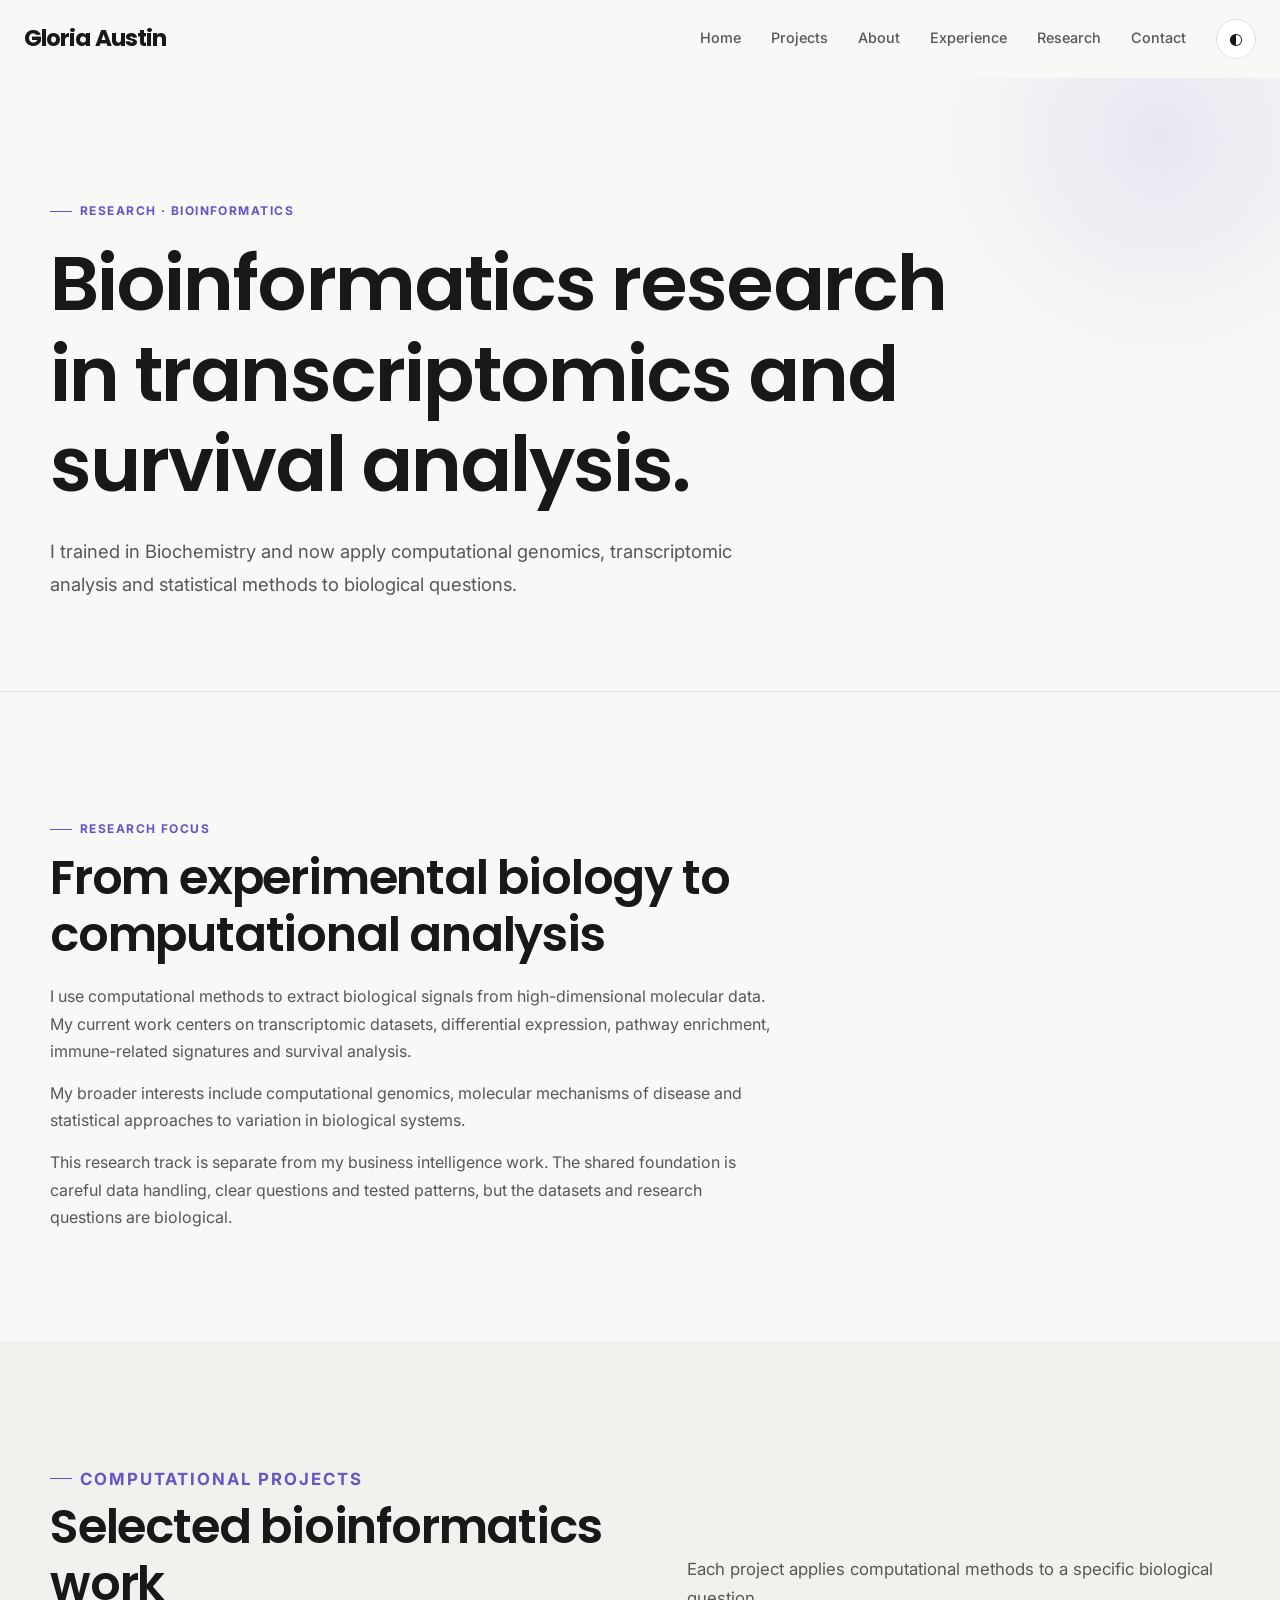
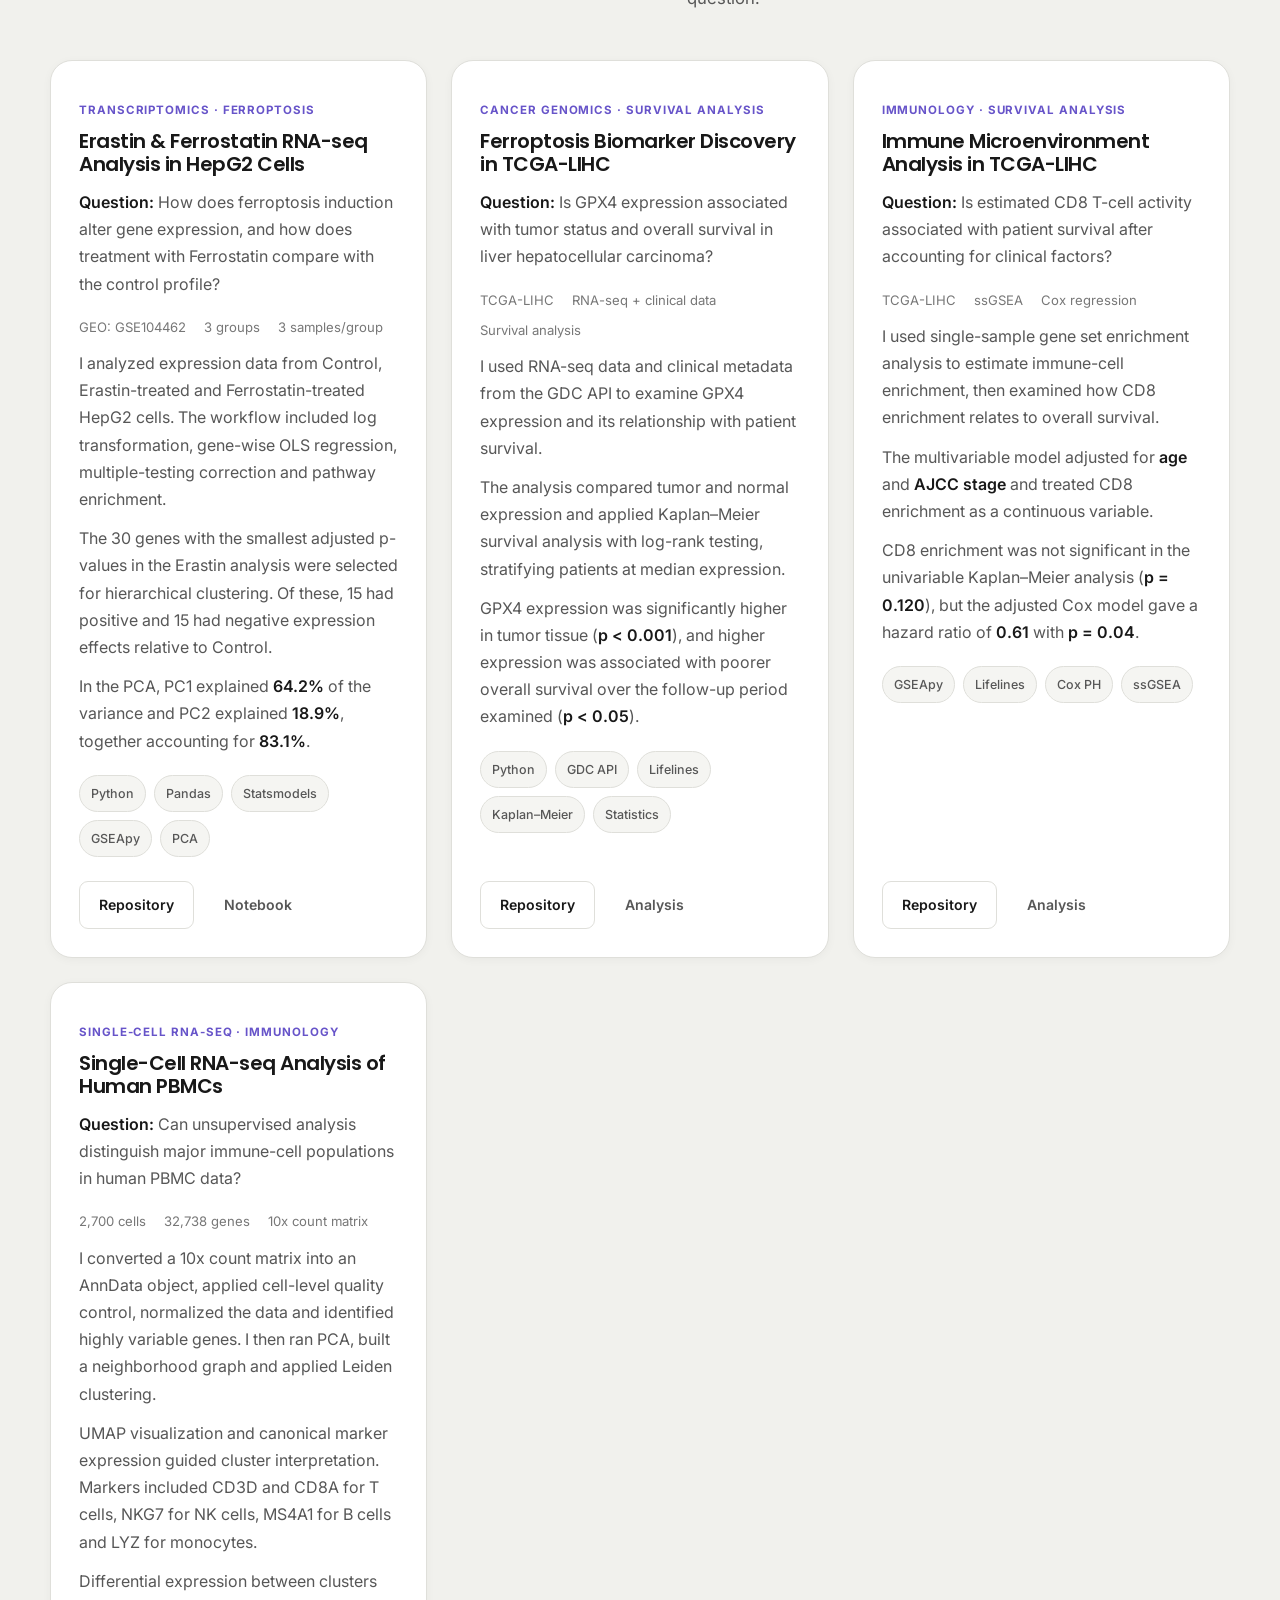
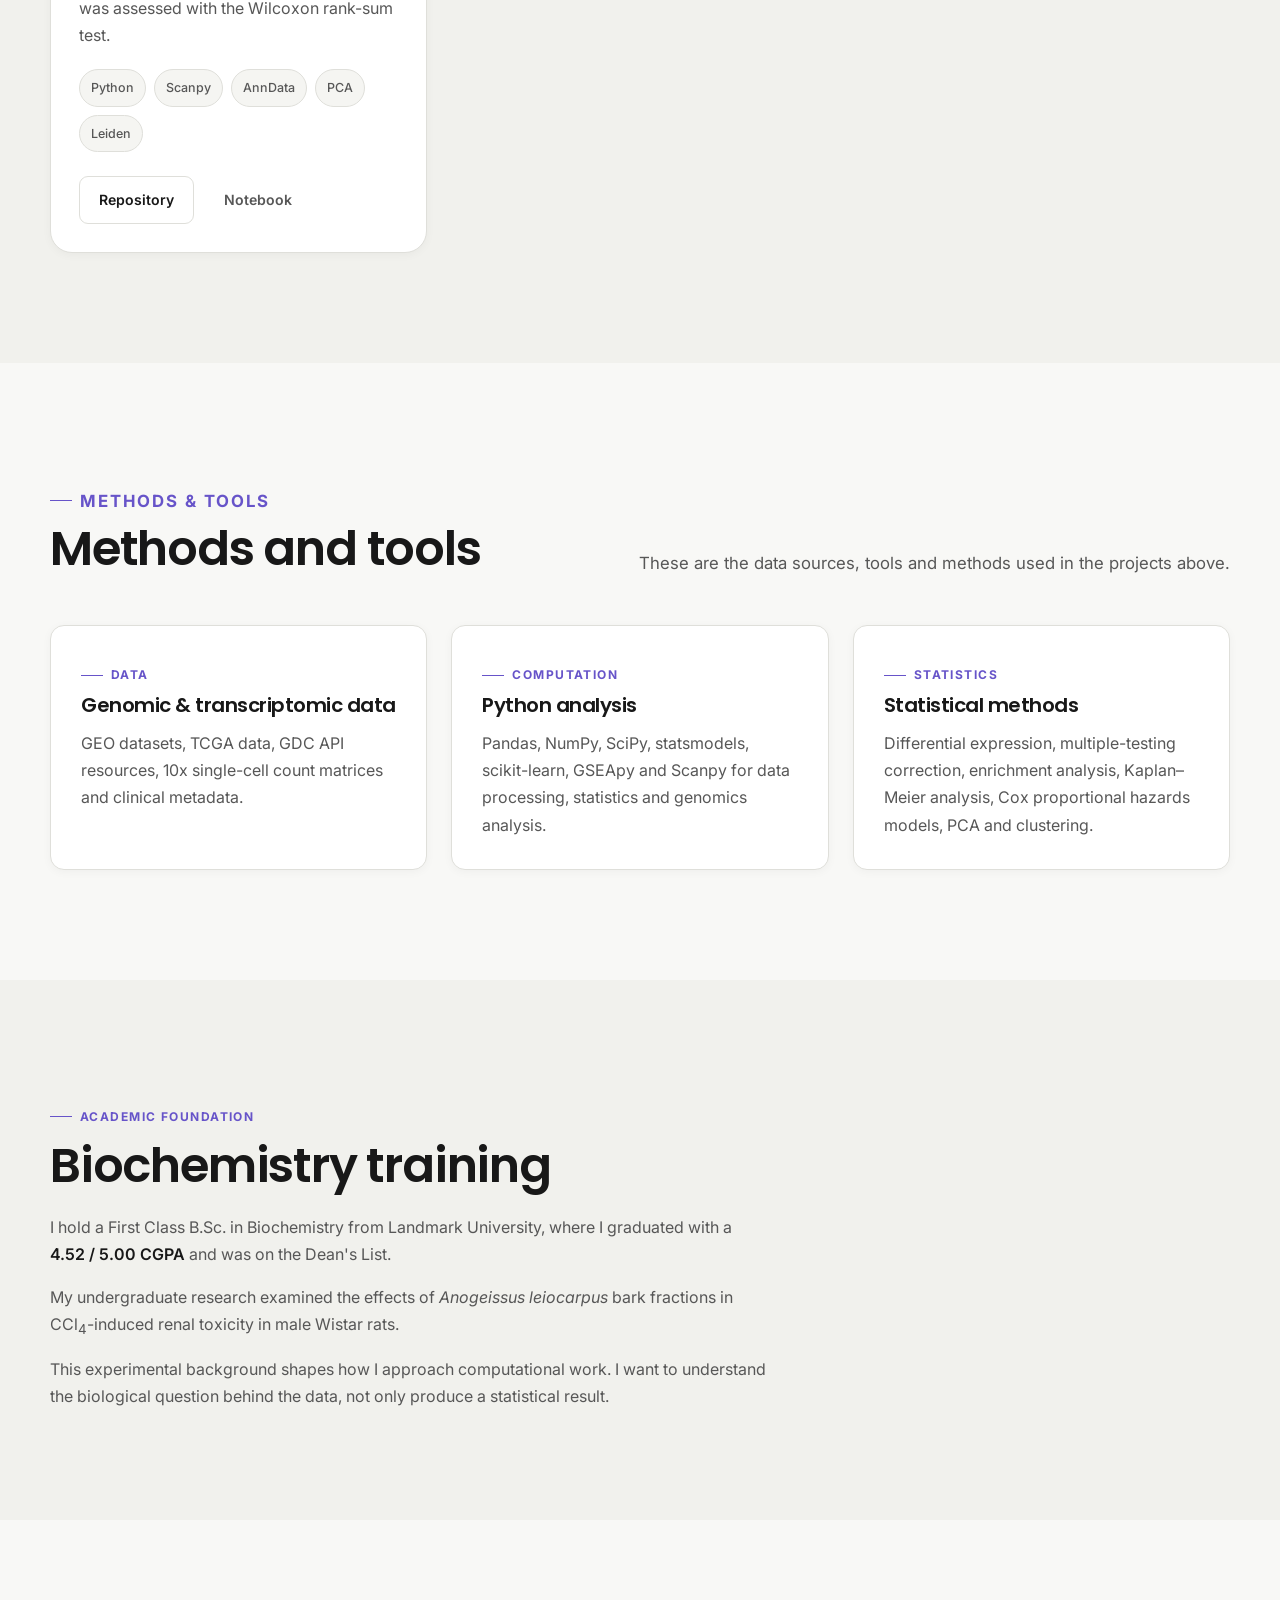
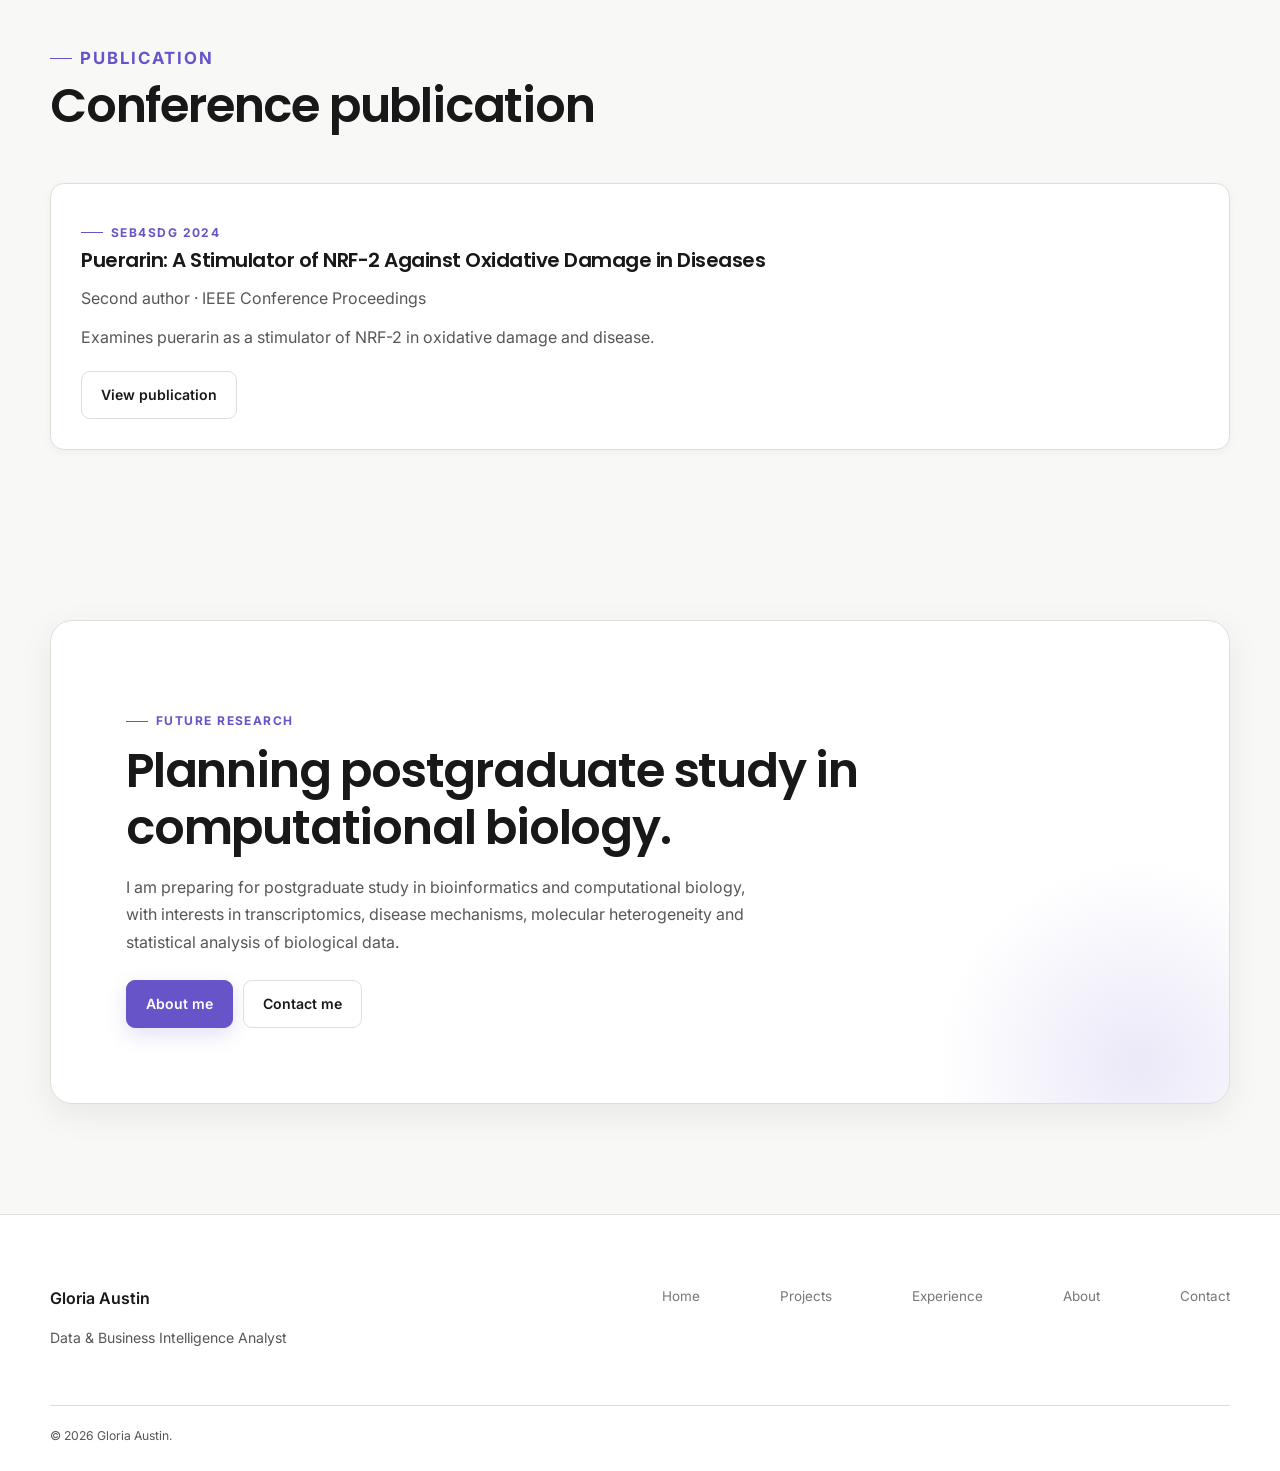
<file: research/index.html>
<!DOCTYPE html>

<html lang="en">
<head>
    <meta charset="UTF-8">
    <meta name="viewport" content="width=device-width, initial-scale=1.0">

<title>Research & Bioinformatics | Gloria Austin</title>

<meta
    name="description"
    content="Research and bioinformatics portfolio of Gloria Austin, a First Class Biochemistry graduate working with transcriptomic data, computational genomics and statistical analysis."
>

<meta name="author" content="Gloria Austin">

<meta property="og:title" content="Research & Bioinformatics | Gloria Austin">
<meta
    property="og:description"
    content="Computational genomics, transcriptomic analysis and survival analysis research by Gloria Austin."
>
<meta property="og:type" content="website">
<meta property="og:url" content="https://gloriaufedo.github.io/research.html">

<link rel="canonical" href="https://gloriaufedo.github.io/research.html">

<link rel="stylesheet" href="/style.css">

<script src="/script.js" defer></script>

</head>

<body data-page="research">

<!-- Skip link -->
<a class="skip-link" href="#main-content">
    Skip to main content
</a>


<!-- =========================
     HEADER
========================== -->

<header class="site-header">

    <div class="container-wide navbar">

        <a
            class="logo"
            href="index.html"
            aria-label="Gloria Austin home"
        >
            Gloria Austin
        </a>


        <nav
            class="nav-links"
            id="main-navigation"
            aria-label="Main navigation"
        >
            
            <a href="/">Home</a>
            <a href="/projects/">Projects</a>
            <a href="/about/">About</a>
            <a href="/experience/">Experience</a>
            <a href="/research/">Research</a>
            <a href="/contact/">Contact</a>

        </nav>


        <div class="nav-actions">

            <button
                class="theme-toggle"
                type="button"
                aria-label="Toggle color theme"
                aria-pressed="false"
            >
                <span aria-hidden="true">◐</span>
            </button>


            <button
                class="menu-toggle"
                type="button"
                aria-label="Open navigation menu"
                aria-expanded="false"
                aria-controls="main-navigation"
            >
                <span></span>
                <span></span>
            </button>

        </div>

    </div>

</header>


<!-- =========================
     MAIN
========================== -->

<main id="main-content">


    <!-- =========================
         PAGE INTRO
    ========================== -->

    <section class="page-hero">

        <div class="container">

            <p class="section-label">
                RESEARCH · BIOINFORMATICS
            </p>

            <h1>
                Bioinformatics research in transcriptomics
                and survival analysis.
            </h1>

            <p class="page-hero-text">
                I trained in Biochemistry and now apply computational
                genomics, transcriptomic analysis and statistical methods
                to biological questions.
            </p>

        </div>

    </section>



    <!-- =========================
         RESEARCH PROFILE
    ========================== -->

    <section
        class="section"
        aria-labelledby="research-profile-heading"
    >

        <div class="container">

            <div class="content-block">

                <p class="section-label">
                    RESEARCH FOCUS
                </p>

                <h2 id="research-profile-heading">
                    From experimental biology to computational analysis
                </h2>

                <p>
                    I use computational methods to extract biological
                    signals from high-dimensional molecular data. My
                    current work centers on transcriptomic datasets,
                    differential expression, pathway enrichment,
                    immune-related signatures and survival analysis.
                </p>

                <p>
                    My broader interests include computational genomics,
                    molecular mechanisms of disease and statistical
                    approaches to variation in biological systems.
                </p>

                <p>
                    This research track is separate from my business
                    intelligence work. The shared foundation is careful
                    data handling, clear questions and tested patterns,
                    but the datasets and research questions are
                    biological.
                </p>

            </div>

        </div>

    </section>



    <!-- =========================
         BIOINFORMATICS PROJECTS
    ========================== -->

    <section
        class="section section-alt"
        aria-labelledby="bioinformatics-projects-heading"
    >

        <div class="container">

            <div class="section-header">

                <div>

                    <p class="section-label">
                        COMPUTATIONAL PROJECTS
                    </p>

                    <h2 id="bioinformatics-projects-heading">
                        Selected bioinformatics work
                    </h2>

                </div>

                <p>
                    Each project applies computational methods to a
                    specific biological question.
                </p>

            </div>


            <div class="project-grid">


                <!-- =========================
                     HEPG2
                ========================== -->

                <article class="project-card">

                    <div class="project-content">

                        <p class="project-category">
                            TRANSCRIPTOMICS · FERROPTOSIS
                        </p>

                        <h3>
                            Erastin &amp; Ferrostatin RNA-seq
                            Analysis in HepG2 Cells
                        </h3>

                        <p>
                            <strong>Question:</strong>
                            How does ferroptosis induction alter gene
                            expression, and how does treatment with
                            Ferrostatin compare with the control profile?
                        </p>


                        <div class="project-meta">

                            <span>
                                GEO: GSE104462
                            </span>

                            <span>
                                3 groups
                            </span>

                            <span>
                                3 samples/group
                            </span>

                        </div>


                        <p>
                            I analyzed expression data from Control,
                            Erastin-treated and Ferrostatin-treated
                            HepG2 cells. The workflow included log
                            transformation, gene-wise OLS regression,
                            multiple-testing correction and pathway
                            enrichment.
                        </p>


                        <p>
                            The 30 genes with the smallest adjusted
                            p-values in the Erastin analysis were selected
                            for hierarchical clustering. Of these, 15 had
                            positive and 15 had negative expression
                            effects relative to Control.
                        </p>


                        <p>
                            In the PCA, PC1 explained
                            <strong>64.2%</strong> of the variance and
                            PC2 explained <strong>18.9%</strong>,
                            together accounting for <strong>83.1%</strong>.
                        </p>


                        <div class="tag-list">

                            <span class="tag">
                                Python
                            </span>

                            <span class="tag">
                                Pandas
                            </span>

                            <span class="tag">
                                Statsmodels
                            </span>

                            <span class="tag">
                                GSEApy
                            </span>

                            <span class="tag">
                                PCA
                            </span>

                        </div>


                        <div class="project-actions">

                            <a
                                href="https://github.com/Gloriaufedo/Bioinformatics-Portfolio/tree/cca392f1554c4ad2033a251daf9e0e41eeea5f9f/Erastin_Ferrostatin_RNAseq_Analysis"
                                class="btn btn-secondary"
                            >
                                Repository
                            </a>

                            <a
                                href="https://github.com/Gloriaufedo/Bioinformatics-Portfolio/blob/cca392f1554c4ad2033a251daf9e0e41eeea5f9f/Erastin_Ferrostatin_RNAseq_Analysis/analysis.ipynb"
                                class="btn btn-ghost"
                            >
                                Notebook
                            </a>

                        </div>

                    </div>

                </article>



                <!-- =========================
                     TCGA BIOMARKER
                ========================== -->

                <article class="project-card">

                    <div class="project-content">

                        <p class="project-category">
                            CANCER GENOMICS · SURVIVAL ANALYSIS
                        </p>

                        <h3>
                            Ferroptosis Biomarker Discovery
                            in TCGA-LIHC
                        </h3>

                        <p>
                            <strong>Question:</strong>
                            Is GPX4 expression associated with tumor
                            status and overall survival in liver
                            hepatocellular carcinoma?
                        </p>


                        <div class="project-meta">

                            <span>
                                TCGA-LIHC
                            </span>

                            <span>
                                RNA-seq + clinical data
                            </span>

                            <span>
                                Survival analysis
                            </span>

                        </div>


                        <p>
                            I used RNA-seq data and clinical metadata
                            from the GDC API to examine GPX4 expression
                            and its relationship with patient survival.
                        </p>


                        <p>
                            The analysis compared tumor and normal
                            expression and applied Kaplan–Meier survival
                            analysis with log-rank testing, stratifying
                            patients at median expression.
                        </p>


                        <p>
                            GPX4 expression was significantly higher in
                            tumor tissue (<strong>p &lt; 0.001</strong>),
                            and higher expression was associated with
                            poorer overall survival over the follow-up
                            period examined (<strong>p &lt; 0.05</strong>).
                        </p>


                        <div class="tag-list">

                            <span class="tag">
                                Python
                            </span>

                            <span class="tag">
                                GDC API
                            </span>

                            <span class="tag">
                                Lifelines
                            </span>

                            <span class="tag">
                                Kaplan–Meier
                            </span>

                            <span class="tag">
                                Statistics
                            </span>

                        </div>


                        <div class="project-actions">

                            <a
                                href="https://github.com/Gloriaufedo/Bioinformatics-Portfolio/tree/cca392f1554c4ad2033a251daf9e0e41eeea5f9f/Ferroptosis%20Biomarker%20Discovery%20in%20TCGA-LIHC"
                                class="btn btn-secondary"
                            >
                                Repository
                            </a>

                            <a
                                href="https://github.com/Gloriaufedo/Bioinformatics-Portfolio/blob/cca392f1554c4ad2033a251daf9e0e41eeea5f9f/Ferroptosis%20Biomarker%20Discovery%20in%20TCGA-LIHC/TCGA_LIHC_analysis.ipynb"
                                class="btn btn-ghost"
                            >
                                Analysis
                            </a>

                        </div>

                    </div>

                </article>



                <!-- =========================
                     IMMUNE MICROENVIRONMENT
                ========================== -->

                <article class="project-card">

                    <div class="project-content">

                        <p class="project-category">
                            IMMUNOLOGY · SURVIVAL ANALYSIS
                        </p>

                        <h3>
                            Immune Microenvironment Analysis
                            in TCGA-LIHC
                        </h3>

                        <p>
                            <strong>Question:</strong>
                            Is estimated CD8 T-cell activity associated
                            with patient survival after accounting for
                            clinical factors?
                        </p>


                        <div class="project-meta">

                            <span>
                                TCGA-LIHC
                            </span>

                            <span>
                                ssGSEA
                            </span>

                            <span>
                                Cox regression
                            </span>

                        </div>


                        <p>
                            I used single-sample gene set enrichment
                            analysis to estimate immune-cell enrichment,
                            then examined how CD8 enrichment relates to
                            overall survival.
                        </p>


                        <p>
                            The multivariable model adjusted for
                            <strong>age</strong> and
                            <strong>AJCC stage</strong> and treated CD8
                            enrichment as a continuous variable.
                        </p>


                        <p>
                            CD8 enrichment was not significant in the
                            univariable Kaplan–Meier analysis
                            (<strong>p = 0.120</strong>), but the adjusted
                            Cox model gave a hazard ratio of
                            <strong>0.61</strong> with
                            <strong>p = 0.04</strong>.
                        </p>


                        <div class="tag-list">

                            <span class="tag">
                                GSEApy
                            </span>

                            <span class="tag">
                                Lifelines
                            </span>

                            <span class="tag">
                                Cox PH
                            </span>

                            <span class="tag">
                                ssGSEA
                            </span>

                        </div>


                        <div class="project-actions">

                            <a
                                href="https://github.com/Gloriaufedo/Bioinformatics-Portfolio/tree/cca392f1554c4ad2033a251daf9e0e41eeea5f9f/Immune%20Microenvironment%20Analysis%20in%20TCGA-LIHC"
                                class="btn btn-secondary"
                            >
                                Repository
                            </a>

                            <a
                                href="[PLACEHOLDER: Immune analysis URL]"
                                class="btn btn-ghost"
                            >
                                Analysis
                            </a>

                        </div>

                    </div>

                </article>



                <!-- =========================
                     SINGLE CELL
                ========================== -->

                <article class="project-card">

                    <div class="project-content">

                        <p class="project-category">
                            SINGLE-CELL RNA-SEQ · IMMUNOLOGY
                        </p>

                        <h3>
                            Single-Cell RNA-seq Analysis
                            of Human PBMCs
                        </h3>

                        <p>
                            <strong>Question:</strong>
                            Can unsupervised analysis distinguish major
                            immune-cell populations in human PBMC data?
                        </p>


                        <div class="project-meta">

                            <span>
                                2,700 cells
                            </span>

                            <span>
                                32,738 genes
                            </span>

                            <span>
                                10x count matrix
                            </span>

                        </div>


                        <p>
                            I converted a 10x count matrix into an AnnData
                            object, applied cell-level quality control,
                            normalized the data and identified highly
                            variable genes. I then ran PCA, built a
                            neighborhood graph and applied Leiden
                            clustering.
                        </p>


                        <p>
                            UMAP visualization and canonical marker
                            expression guided cluster interpretation.
                            Markers included CD3D and CD8A for T cells,
                            NKG7 for NK cells, MS4A1 for B cells and LYZ
                            for monocytes.
                        </p>


                        <p>
                            Differential expression between clusters was
                            assessed with the Wilcoxon rank-sum test.
                        </p>


                        <div class="tag-list">

                            <span class="tag">
                                Python
                            </span>

                            <span class="tag">
                                Scanpy
                            </span>

                            <span class="tag">
                                AnnData
                            </span>

                            <span class="tag">
                                PCA
                            </span>

                            <span class="tag">
                                Leiden
                            </span>

                        </div>


                        <div class="project-actions">

                            <a
                                href="https://github.com/Gloriaufedo/Bioinformatics-Portfolio/tree/cca392f1554c4ad2033a251daf9e0e41eeea5f9f/Single-Cell%20RNA-seq%20Analysis%20of%20Human%20PBMCs"
                                class="btn btn-secondary"
                            >
                                Repository
                            </a>

                            <a
                                href="https://github.com/Gloriaufedo/Bioinformatics-Portfolio/blob/cca392f1554c4ad2033a251daf9e0e41eeea5f9f/Single-Cell%20RNA-seq%20Analysis%20of%20Human%20PBMCs/Single_Cell_RNA_seq_Analysis_(PBMC).ipynb"
                                class="btn btn-ghost"
                            >
                                Notebook
                            </a>

                        </div>

                    </div>

                </article>

            </div>

        </div>

    </section>



    <!-- =========================
         METHODS
    ========================== -->

    <section
        class="section"
        aria-labelledby="methods-heading"
    >

        <div class="container">

            <div class="section-header">

                <div>

                    <p class="section-label">
                        METHODS &amp; TOOLS
                    </p>

                    <h2 id="methods-heading">
                        Methods and tools
                    </h2>

                </div>

                <p>
                    These are the data sources, tools and methods used
                    in the projects above.
                </p>

            </div>


            <div class="grid-3">


                <article class="card">

                    <p class="section-label">
                        DATA
                    </p>

                    <h3>
                        Genomic &amp; transcriptomic data
                    </h3>

                    <p>
                        GEO datasets, TCGA data, GDC API resources,
                        10x single-cell count matrices and clinical
                        metadata.
                    </p>

                </article>



                <article class="card">

                    <p class="section-label">
                        COMPUTATION
                    </p>

                    <h3>
                        Python analysis
                    </h3>

                    <p>
                        Pandas, NumPy, SciPy, statsmodels, scikit-learn,
                        GSEApy and Scanpy for data processing,
                        statistics and genomics analysis.
                    </p>

                </article>



                <article class="card">

                    <p class="section-label">
                        STATISTICS
                    </p>

                    <h3>
                        Statistical methods
                    </h3>

                    <p>
                        Differential expression, multiple-testing
                        correction, enrichment analysis, Kaplan–Meier
                        analysis, Cox proportional hazards models,
                        PCA and clustering.
                    </p>

                </article>

            </div>

        </div>

    </section>



    <!-- =========================
         ACADEMIC FOUNDATION
    ========================== -->

    <section
        class="section section-alt"
        aria-labelledby="academic-foundation-heading"
    >

        <div class="container">

            <div class="content-block">

                <p class="section-label">
                    ACADEMIC FOUNDATION
                </p>

                <h2 id="academic-foundation-heading">
                    Biochemistry training
                </h2>

                <p>
                    I hold a First Class B.Sc. in Biochemistry from
                    Landmark University, where I graduated with a
                    <strong>4.52 / 5.00 CGPA</strong> and was on the
                    Dean's List.
                </p>

                <p>
                    My undergraduate research examined the effects of
                    <em>Anogeissus leiocarpus</em> bark fractions in
                    CCl<sub>4</sub>-induced renal toxicity in male
                    Wistar rats.
                </p>

                <p>
                    This experimental background shapes how I approach
                    computational work. I want to understand the
                    biological question behind the data, not only
                    produce a statistical result.
                </p>

            </div>

        </div>

    </section>



    <!-- =========================
         PUBLICATION
    ========================== -->

    <section
        class="section"
        aria-labelledby="publication-heading"
    >

        <div class="container">

            <div class="section-header">

                <div>

                    <p class="section-label">
                        PUBLICATION
                    </p>

                    <h2 id="publication-heading">
                        Conference publication
                    </h2>

                </div>

            </div>


            <article class="card publication-card">

                <p class="section-label">
                    SEB4SDG 2024
                </p>

                <h3>
                    Puerarin: A Stimulator of NRF-2 Against
                    Oxidative Damage in Diseases
                </h3>

                <p>
                    Second author · IEEE Conference Proceedings
                </p>

                <p>
                    Examines puerarin as a stimulator of NRF-2 in
                    oxidative damage and disease.
                </p>

                <div class="project-actions">

                    <a
                        href="https://ieeexplore.ieee.org/document/10630141"
                        class="btn btn-secondary"
                        target="_blank"
                        rel="noopener noreferrer"
                    >
                        View publication
                    </a>

                </div>

            </article>

        </div>

    </section>



    <!-- =========================
         RESEARCH INTERESTS
    ========================== -->

    <section
        class="section section-cta"
        aria-labelledby="research-interests-heading"
    >

        <div class="container">

            <div class="cta-block">

                <p class="section-label">
                    FUTURE RESEARCH
                </p>

                <h2 id="research-interests-heading">
                    Planning postgraduate study
                    in computational biology.
                </h2>

                <p>
                    I am preparing for postgraduate study in bioinformatics
                    and computational biology, with interests in
                    transcriptomics, disease mechanisms, molecular
                    heterogeneity and statistical analysis of biological
                    data.
                </p>

                <div class="project-actions">

                    <a
                        href="/about/"
                        class="btn btn-primary"
                    >
                        About me
                    </a>

                    <a
                        href="/contact/"
                        class="btn btn-secondary"
                    >
                        Contact me
                    </a>

                </div>

            </div>

        </div>

    </section>

</main>



<!-- =========================
     FOOTER
========================== -->

<footer class="site-footer">

    <div class="container footer-inner">

        <div class="footer-brand">

            <strong>
                Gloria Austin
            </strong>

            <p>
                Data &amp; Business Intelligence Analyst
            </p>

        </div>


        <div class="footer-links">

            <a href="index.html">
                Home
            </a>

            <a href="/projects/">
                Projects
            </a>

            <a href="/experience">
                Experience
            </a>

            <a href="/about/">
                About
            </a>

            <a href="/contact/">
                Contact
            </a>

        </div>

    </div>


    <div class="container footer-bottom">

        <p>
            © <span data-current-year></span>
            Gloria Austin.
        </p>

    </div>

</footer>

</body>
</html>
</file>
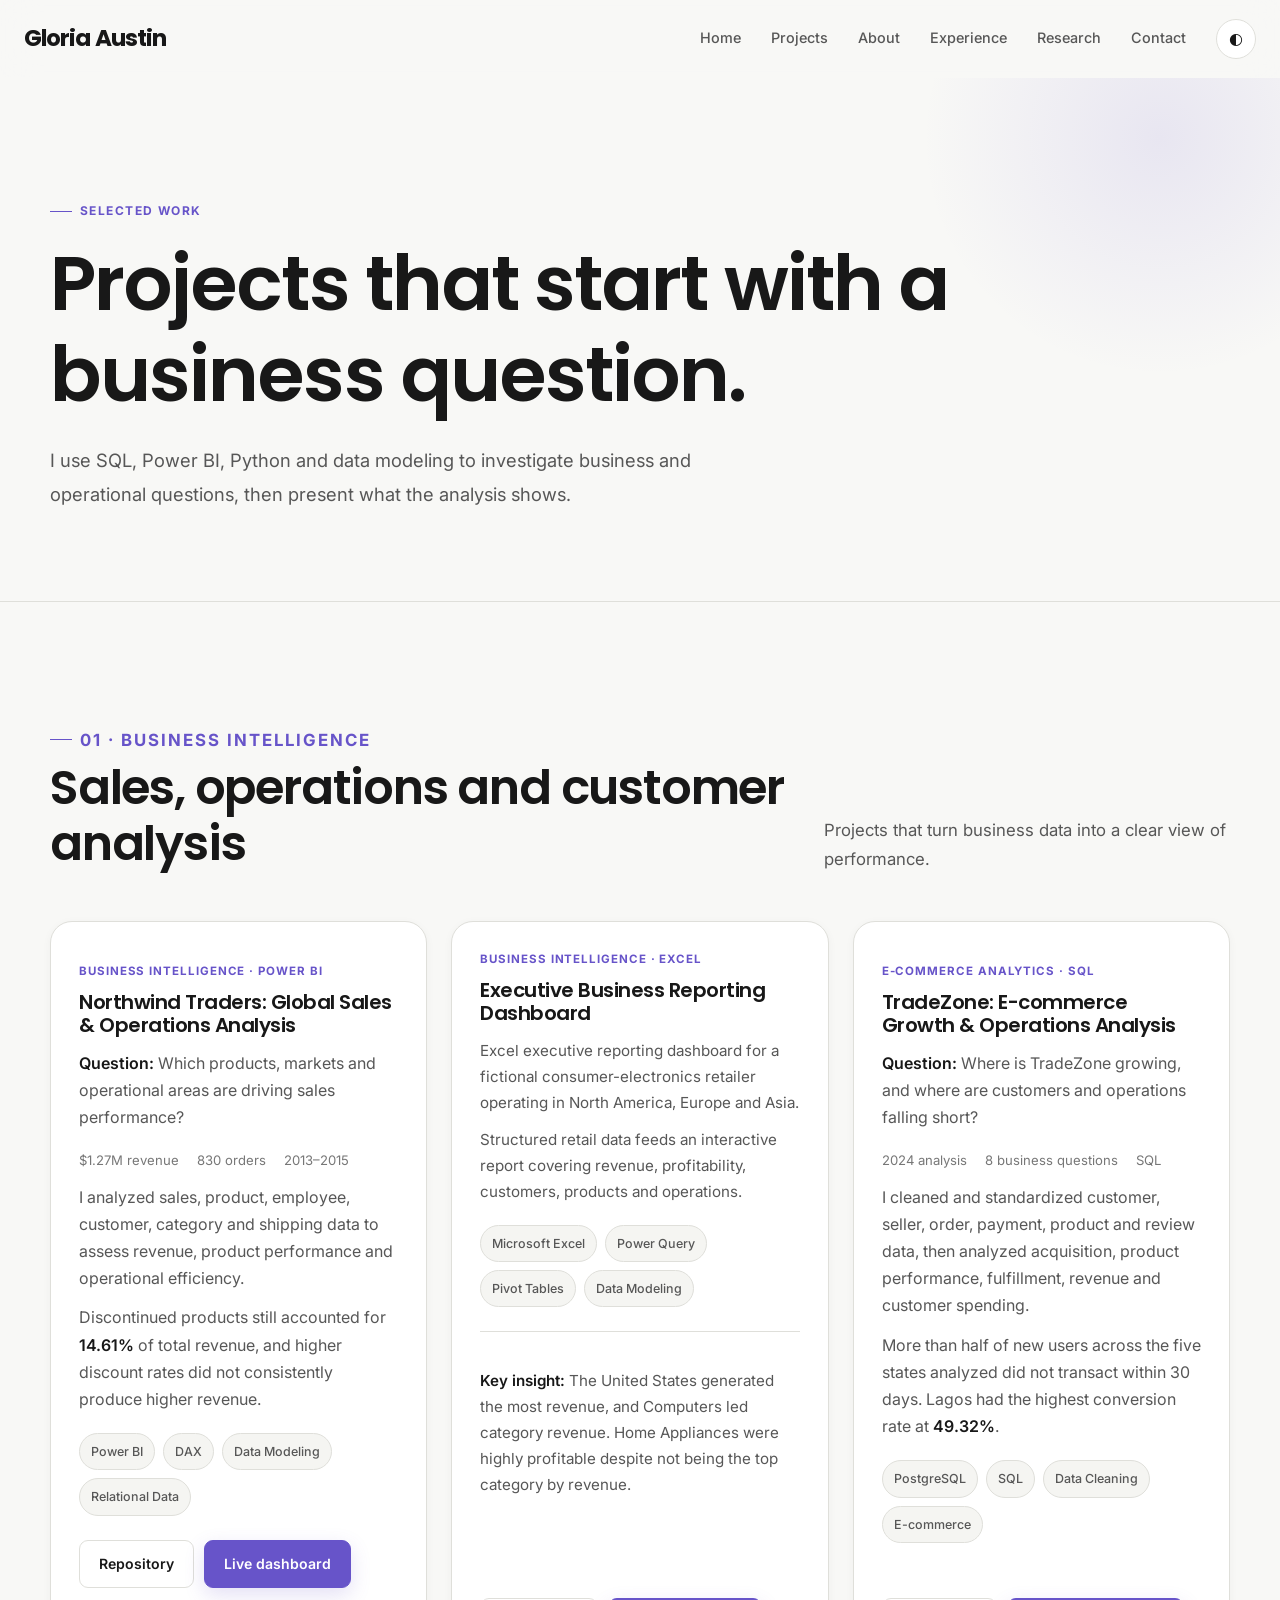
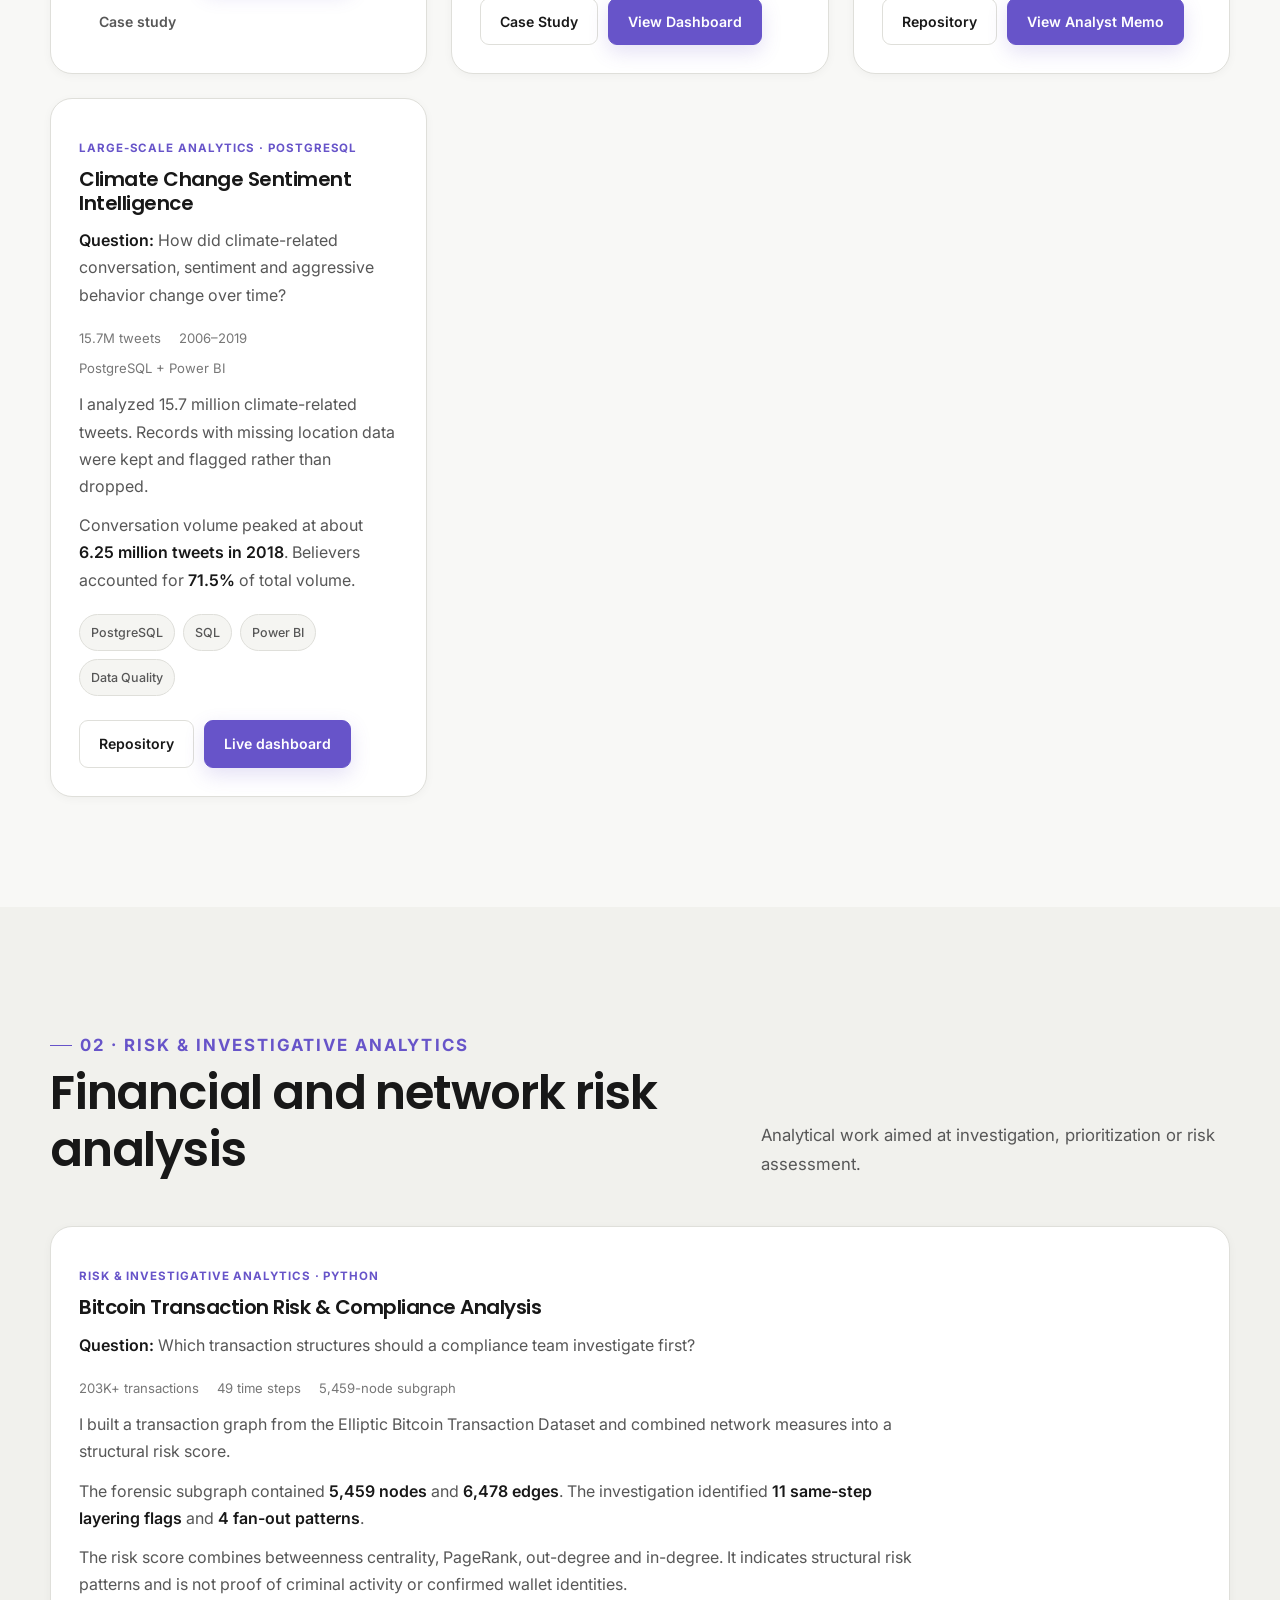
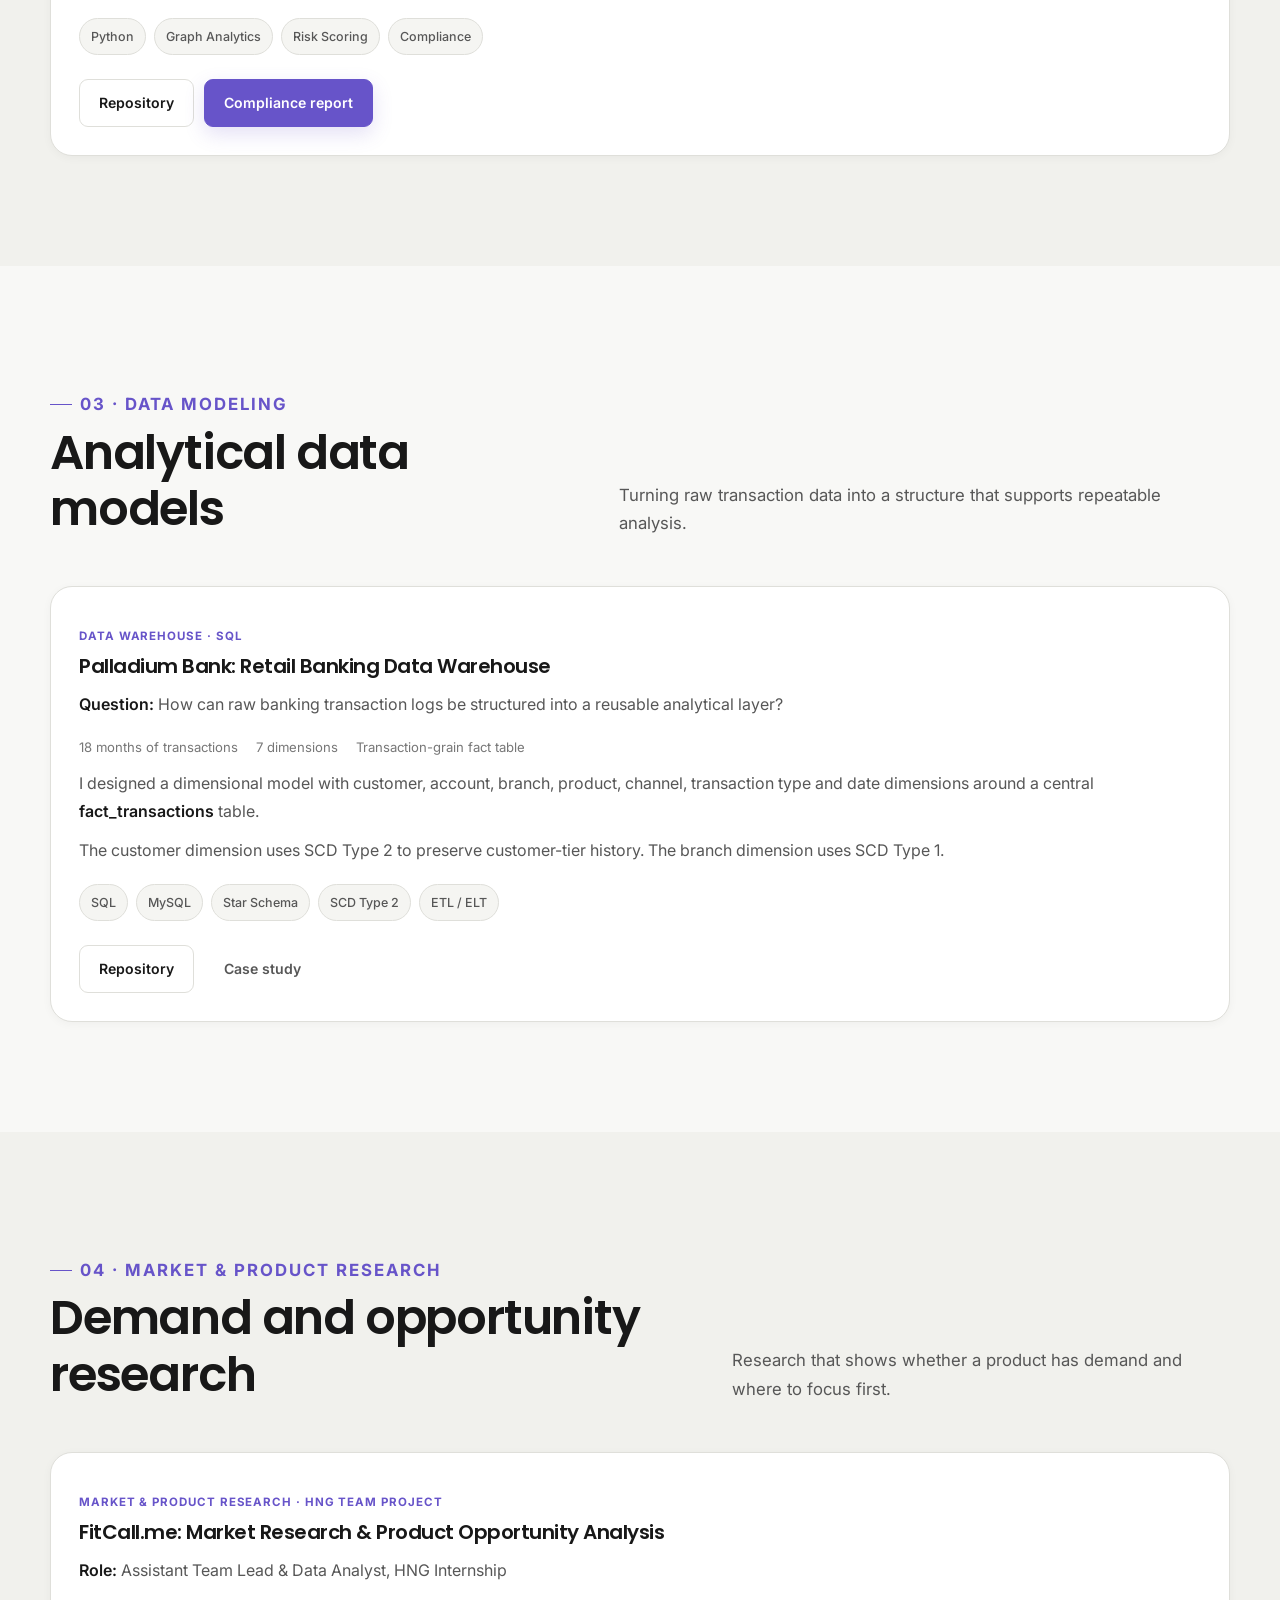
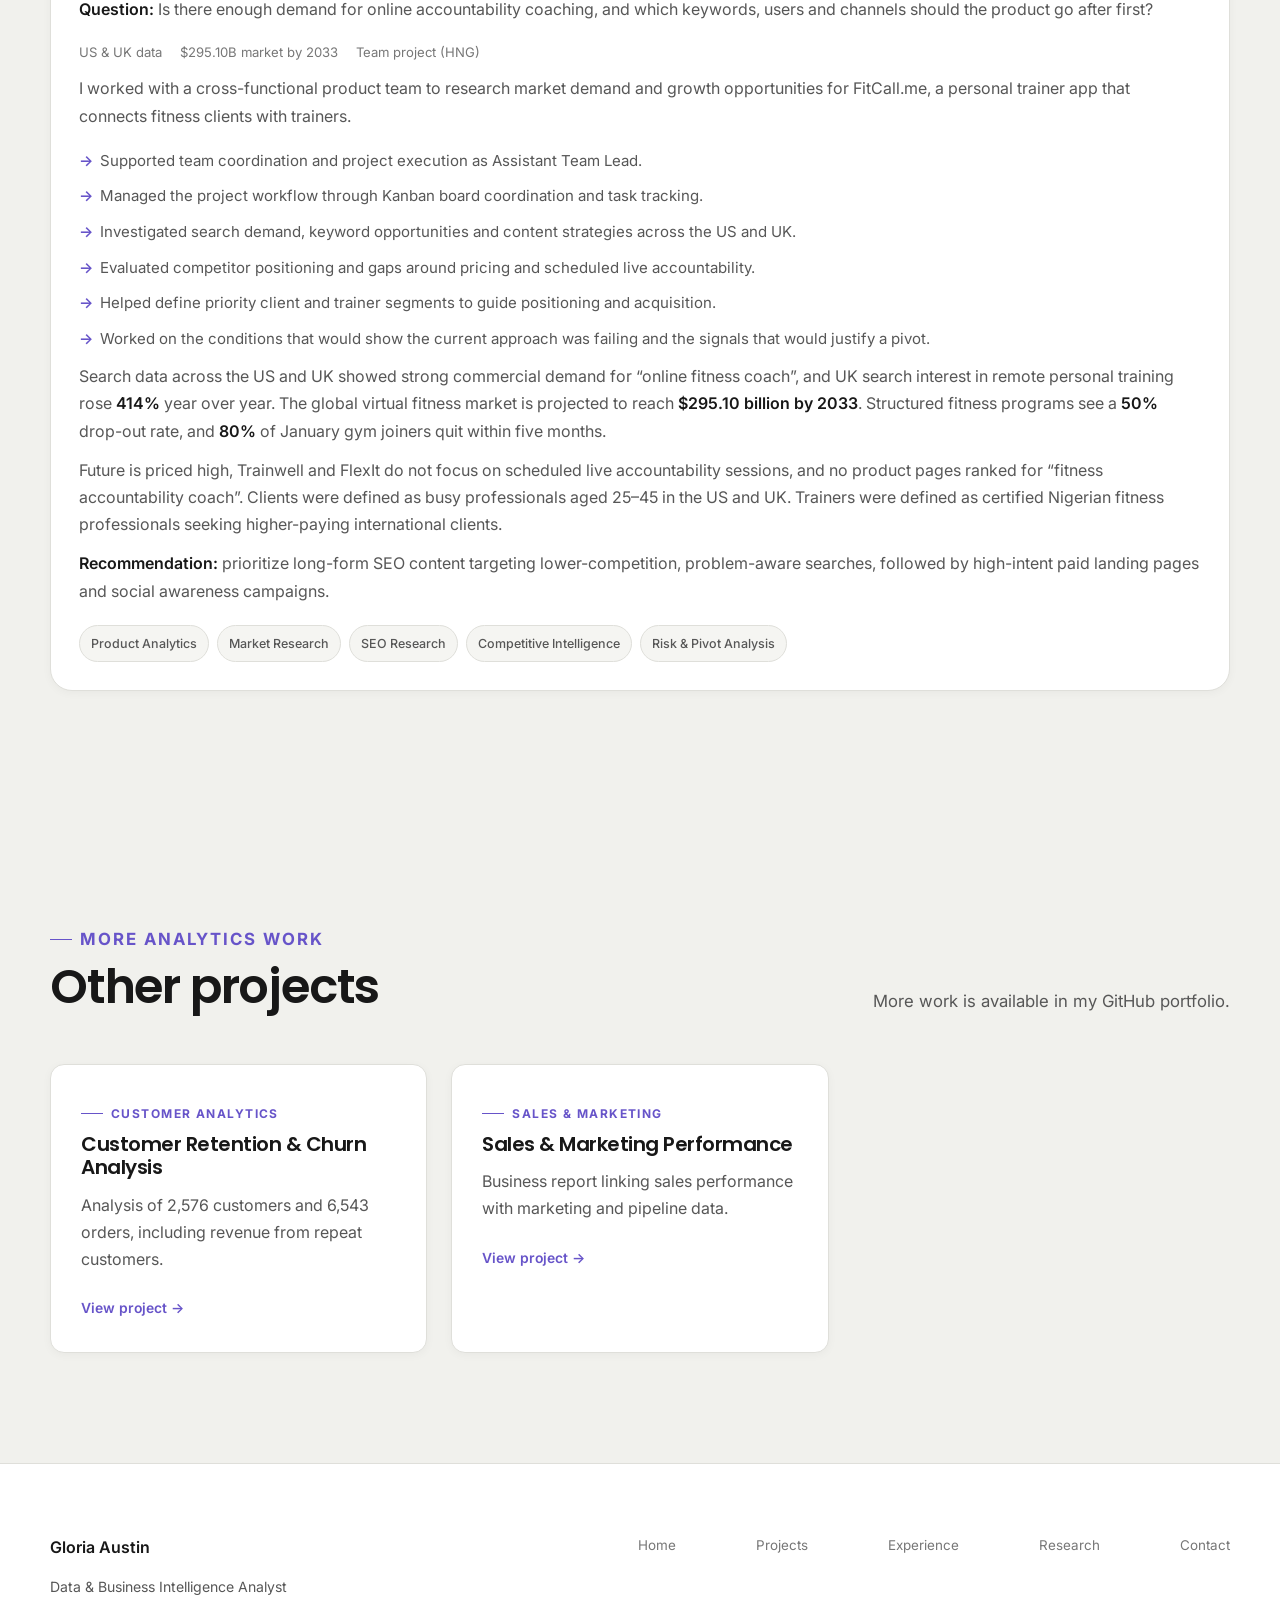
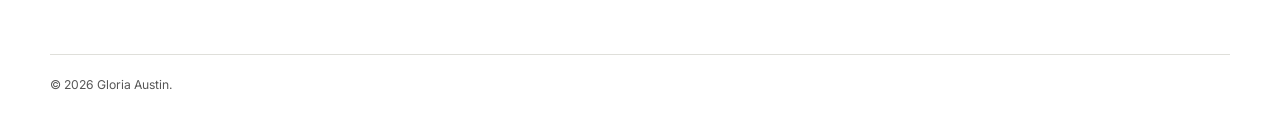
<file: projects.html>
<!DOCTYPE html>

<html lang="en">
<head>
    <meta charset="UTF-8">
    <meta name="viewport" content="width=device-width, initial-scale=1.0">

<title>Projects | Gloria Austin, Data & Business Intelligence Analyst</title>

<meta
    name="description"
    content="Data analytics, business intelligence, risk analytics and data modeling projects by Gloria Austin, built with SQL, Power BI, Excel and Python."
>

<meta name="author" content="Gloria Austin">

<meta property="og:title" content="Projects | Gloria Austin">
<meta
    property="og:description"
    content="Data analytics, business intelligence, risk analytics and data modeling projects built with SQL, Power BI, Excel and Python."
>
<meta property="og:type" content="website">
<meta property="og:url" content="https://gloriaufedo.github.io/projects.html">

<link rel="canonical" href="https://gloriaufedo.github.io/projects.html">

<link rel="stylesheet" href="/style.css">

<script src="/script.js" defer></script>

</head>

<body data-page="projects">

<!-- Skip link for keyboard users -->
<a class="skip-link" href="#main-content">
    Skip to main content
</a>


<!-- =========================
     HEADER
========================== -->

<header class="site-header">

    <div class="container-wide navbar">

        <a
            class="logo"
            href="index.html"
            aria-label="Gloria Austin home"
        >
            Gloria Austin
        </a>


        <nav
            class="nav-links"
            id="main-navigation"
            aria-label="Main navigation"
        >
             <a href="/">Home</a>
            <a href="/projects/">Projects</a>
            <a href="/about/">About</a>
            <a href="/experience/">Experience</a>
            <a href="/research/">Research</a>
            <a href="/contact/">Contact</a>
        </nav>


        <div class="nav-actions">

            <button
                class="theme-toggle"
                type="button"
                aria-label="Toggle color theme"
                aria-pressed="false"
            >
                <span aria-hidden="true">◐</span>
            </button>


            <button
                class="menu-toggle"
                type="button"
                aria-label="Open navigation menu"
                aria-expanded="false"
                aria-controls="main-navigation"
            >
                <span></span>
                <span></span>
            </button>

        </div>

    </div>

</header>


<!-- =========================
     MAIN
========================== -->

<main id="main-content">


    <!-- PAGE INTRO -->

    <section class="page-hero">

        <div class="container">

            <p class="section-label">
                SELECTED WORK
            </p>

            <h1>
                Projects that start with
                a business question.
            </h1>

            <p class="page-hero-text">
                I use SQL, Power BI, Python and data modeling to investigate
                business and operational questions, then present what the
                analysis shows.
            </p>

        </div>

    </section>


    <!-- =========================
         BUSINESS INTELLIGENCE
    ========================== -->

    <section
        class="section"
        aria-labelledby="business-intelligence-heading"
    >

        <div class="container">

            <div class="section-header">

                <div>

                    <p class="section-label">
                        01 · BUSINESS INTELLIGENCE
                    </p>

                    <h2 id="business-intelligence-heading">
                        Sales, operations and customer analysis
                    </h2>

                </div>

                <p>
                    Projects that turn business data into a clear
                    view of performance.
                </p>

            </div>


            <div class="project-grid">


                <!-- NORTHWIND -->

                <article class="project-card" id="northwind">

                    <div class="project-content">

                        <p class="project-category">
                            BUSINESS INTELLIGENCE · POWER BI
                        </p>

                        <h3>
                            Northwind Traders:
                            Global Sales &amp; Operations Analysis
                        </h3>

                        <p>
                            <strong>Question:</strong>
                            Which products, markets and operational areas
                            are driving sales performance?
                        </p>


                        <div class="project-meta">

                            <span>
                                $1.27M revenue
                            </span>

                            <span>
                                830 orders
                            </span>

                            <span>
                                2013–2015
                            </span>

                        </div>


                        <p>
                            I analyzed sales, product, employee, customer,
                            category and shipping data to assess revenue,
                            product performance and operational efficiency.
                        </p>


                        <p>
                            Discontinued products still accounted for
                            <strong>14.61%</strong> of total revenue, and
                            higher discount rates did not consistently
                            produce higher revenue.
                        </p>


                        <div class="tag-list">

                            <span class="tag">
                                Power BI
                            </span>

                            <span class="tag">
                                DAX
                            </span>

                            <span class="tag">
                                Data Modeling
                            </span>

                            <span class="tag">
                                Relational Data
                            </span>

                        </div>


                        <div class="project-actions">

                            <a
                                href="https://github.com/Gloriaufedo/business-intelligence-portfolio/tree/c596ac2e8428cb95cd6ac640dfc620068268915d/Project%204%20-%20Global%20Sales%20Analytics"
                                class="btn btn-secondary"
                            >
                                Repository
                            </a>

                            <a
                                href="https://app.powerbi.com/view?r=eyJrIjoiMzM5NGNhYmYtMWQzMS00Zjk3LWIzODMtYWJiNjdhNzU3YTdiIiwidCI6ImMwZmMxNTU3LTEzMzktNDZkZC05MDk1LWExZjM0ZDdiZmI3ZiJ9&embedImagePlaceholder=true"
                                class="btn btn-primary"
                                target="_blank"
                                rel="noopener noreferrer"
                            >
                                Live dashboard
                            </a>

                            <a
                                href="https://github.com/Gloriaufedo/gloriaufedo.github.io/blob/a37f99f4c91843c79defd5c61bc68da2c33b500d/assets/projects/Northwind%20Traders%20Global%20Sales%20%26%20Operations%20Intelligence%20Report.pdf"
                                class="btn btn-ghost"
                            >
                                Case study
                            </a>

                        </div>

                    </div>

                </article>

                <!-- Executive Business Reporting -->
                <article class="project-card reveal">
                    <div class="project-content">
                        <div class="project-category">BUSINESS INTELLIGENCE · EXCEL</div>
                
                        <h3>Executive Business Reporting Dashboard</h3>
                
                        <p class="card-text">
                            Excel executive reporting dashboard for a fictional
                            consumer-electronics retailer operating in North America,
                            Europe and Asia.
                        </p>
                
                        <p class="card-text">
                            Structured retail data feeds an interactive report covering
                            revenue, profitability, customers, products and operations.
                        </p>

                        
                        <div class="tag-list">

                            <span class="tag">
                                Microsoft Excel
                            </span>

                            <span class="tag">
                                Power Query
                            </span>

                            <span class="tag">
                                Pivot Tables
                            </span>

                            <span class="tag">
                                Data Modeling
                            </span>
                        </div>
                        
                        <div class="divider"></div>
                
                        <p class="card-text">
                            <strong>Key insight:</strong> The United States generated the
                            most revenue, and Computers led category revenue. Home
                            Appliances were highly profitable despite not being the
                            top category by revenue.
                        </p>
                
                        <div class="project-actions">
                            <a href="https://github.com/Gloriaufedo/gloriaufedo.github.io/blob/a37f99f4c91843c79defd5c61bc68da2c33b500d/assets/projects/ebr-case-study.pdf"
                               class="btn btn-secondary">
                               Case Study
                            </a>
                            
                            <a href="https://app.powerbi.com/view?r=eyJrIjoiMzM5NGNhYmYtMWQzMS00Zjk3LWIzODMtYWJiNjdhNzU3YTdiIiwidCI6ImMwZmMxNTU3LTEzMzktNDZkZC05MDk1LWExZjM0ZDdiZmI3ZiJ9&embedImagePlaceholder=true"
                                class="btn btn-primary"
                                target="_blank"
                                rel="noopener noreferrer"
                            >
                                View Dashboard
                            </a>
                        </div>
                    </div>
                </article>

                <!-- TRADEZONE -->

                <article class="project-card" id="tradezone">

                    <div class="project-content">

                        <p class="project-category">
                            E-COMMERCE ANALYTICS · SQL
                        </p>

                        <h3>
                            TradeZone:
                            E-commerce Growth &amp; Operations Analysis
                        </h3>

                        <p>
                            <strong>Question:</strong>
                            Where is TradeZone growing, and where are
                            customers and operations falling short?
                        </p>


                        <div class="project-meta">

                            <span>
                                2024 analysis
                            </span>

                            <span>
                                8 business questions
                            </span>

                            <span>
                                SQL
                            </span>

                        </div>


                        <p>
                            I cleaned and standardized customer, seller,
                            order, payment, product and review data, then
                            analyzed acquisition, product performance,
                            fulfillment, revenue and customer spending.
                        </p>


                        <p>
                            More than half of new users across the five
                            states analyzed did not transact within
                            30 days. Lagos had the highest conversion rate
                            at <strong>49.32%</strong>.
                        </p>


                        <div class="tag-list">

                            <span class="tag">
                                PostgreSQL
                            </span>

                            <span class="tag">
                                SQL
                            </span>

                            <span class="tag">
                                Data Cleaning
                            </span>

                            <span class="tag">
                                E-commerce
                            </span>

                        </div>


                        <div class="project-actions">

                            <a
                                href="https://github.com/Gloriaufedo/business-intelligence-portfolio/tree/a651ffd3afc963a4c1cdf511ef2acd26dc6c6f71/Project%208%20-%20TradeZone%20Performance%20Review"
                                class="btn btn-secondary"
                            >
                                Repository
                            </a>

                            <a
                                href="https://github.com/Gloriaufedo/gloriaufedo.github.io/blob/a0dc81a28f49de557c3f44e74de02486cabd0b16/assets/projects/Analyst_Memo.pdf"
                                class="btn btn-primary"
                                target="_blank"
                                rel="noopener noreferrer"
                            >
                               View Analyst Memo
                            </a>

                        </div>

                    </div>

                </article>



                <!-- CLIMATE -->

                <article class="project-card">

                    <div class="project-content">

                        <p class="project-category">
                            LARGE-SCALE ANALYTICS · POSTGRESQL
                        </p>

                        <h3>
                            Climate Change Sentiment Intelligence
                        </h3>

                        <p>
                            <strong>Question:</strong>
                            How did climate-related conversation,
                            sentiment and aggressive behavior change
                            over time?
                        </p>


                        <div class="project-meta">

                            <span>
                                15.7M tweets
                            </span>

                            <span>
                                2006–2019
                            </span>

                            <span>
                                PostgreSQL + Power BI
                            </span>

                        </div>


                        <p>
                            I analyzed 15.7 million climate-related
                            tweets. Records with missing location data
                            were kept and flagged rather than dropped.
                        </p>


                        <p>
                            Conversation volume peaked at about
                            <strong>6.25 million tweets in 2018</strong>.
                            Believers accounted for <strong>71.5%</strong>
                            of total volume.
                        </p>


                        <div class="tag-list">

                            <span class="tag">
                                PostgreSQL
                            </span>

                            <span class="tag">
                                SQL
                            </span>

                            <span class="tag">
                                Power BI
                            </span>

                            <span class="tag">
                                Data Quality
                            </span>

                        </div>


                        <div class="project-actions">

                            <a
                                href="https://github.com/Gloriaufedo/business-intelligence-portfolio/tree/a651ffd3afc963a4c1cdf511ef2acd26dc6c6f71/Project%205%20-%20Climate%20Change%20Sentiment%20Analytics"
                                class="btn btn-secondary"
                            >
                                Repository
                            </a>

                            <a
                                href="https://app.powerbi.com/view?r=eyJrIjoiY2Q0MmMxZTYtMWEzNC00NWY3LWIyNmQtYWIyMzkwYzIzMjAzIiwidCI6ImMwZmMxNTU3LTEzMzktNDZkZC05MDk1LWExZjM0ZDdiZmI3ZiJ9"
                                class="btn btn-primary"
                                target="_blank"
                                rel="noopener noreferrer"
                            >
                                Live dashboard
                            </a>

                        </div>

                    </div>

                </article>

            </div>

        </div>

    </section>



    <!-- =========================
         RISK & INVESTIGATIVE
    ========================== -->

    <section
        class="section section-alt"
        aria-labelledby="risk-heading"
    >

        <div class="container">

            <div class="section-header">

                <div>

                    <p class="section-label">
                        02 · RISK &amp; INVESTIGATIVE ANALYTICS
                    </p>

                    <h2 id="risk-heading">
                        Financial and network risk analysis
                    </h2>

                </div>

                <p>
                    Analytical work aimed at investigation,
                    prioritization or risk assessment.
                </p>

            </div>


            <article class="project-card project-card-feature" id="bitcoin">

                <div class="project-content">

                    <p class="project-category">
                        RISK &amp; INVESTIGATIVE ANALYTICS · PYTHON
                    </p>

                    <h3>
                        Bitcoin Transaction Risk &amp;
                        Compliance Analysis
                    </h3>

                    <p>
                        <strong>Question:</strong>
                        Which transaction structures should a compliance
                        team investigate first?
                    </p>


                    <div class="project-meta">

                        <span>
                            203K+ transactions
                        </span>

                        <span>
                            49 time steps
                        </span>

                        <span>
                            5,459-node subgraph
                        </span>

                    </div>


                    <p>
                        I built a transaction graph from the Elliptic
                        Bitcoin Transaction Dataset and combined network
                        measures into a structural risk score.
                    </p>


                    <p>
                        The forensic subgraph contained
                        <strong>5,459 nodes</strong> and
                        <strong>6,478 edges</strong>. The investigation
                        identified <strong>11 same-step layering flags</strong>
                        and <strong>4 fan-out patterns</strong>.
                    </p>


                    <p>
                        The risk score combines betweenness centrality,
                        PageRank, out-degree and in-degree. It indicates
                        structural risk patterns and is not proof of
                        criminal activity or confirmed wallet identities.
                    </p>


                    <div class="tag-list">

                        <span class="tag">
                            Python
                        </span>

                        <span class="tag">
                            Graph Analytics
                        </span>

                        <span class="tag">
                            Risk Scoring
                        </span>

                        <span class="tag">
                            Compliance
                        </span>

                    </div>


                    <div class="project-actions">

                        <a
                            href="https://github.com/Gloriaufedo/business-intelligence-portfolio/tree/190766206e753306b9380aa6346f1e8db715f8e8/Project%209%20-%20%20Bitcoin%20Transaction%20Risk%20Compliance%20Analysis"
                            class="btn btn-secondary"
                        >
                            Repository
                        </a>

                        <a
                            href="https://github.com/Gloriaufedo/business-intelligence-portfolio/blob/b6ad31ba85c323d868d172c36aa7a46ea433ef5d/Project%209%20-%20%20Bitcoin%20Transaction%20Risk%20Compliance%20Analysis/COMPLIANCE%20REPORT.pdf"
                            class="btn btn-primary"
                            target="_blank"
                            rel="noopener noreferrer"
                        >
                            Compliance report
                        </a>

                    </div>

                </div>

            </article>

        </div>

    </section>



    <!-- =========================
         DATA MODELING
    ========================== -->

    <section
        class="section"
        aria-labelledby="modeling-heading"
    >

        <div class="container">

            <div class="section-header">

                <div>

                    <p class="section-label">
                        03 · DATA MODELING
                    </p>

                    <h2 id="modeling-heading">
                        Analytical data models
                    </h2>

                </div>

                <p>
                    Turning raw transaction data into a structure
                    that supports repeatable analysis.
                </p>

            </div>


            <article class="project-card" id="palladium">

                <div class="project-content">

                    <p class="project-category">
                        DATA WAREHOUSE · SQL
                    </p>

                    <h3>
                        Palladium Bank:
                        Retail Banking Data Warehouse
                    </h3>

                    <p>
                        <strong>Question:</strong>
                        How can raw banking transaction logs be structured
                        into a reusable analytical layer?
                    </p>


                    <div class="project-meta">

                        <span>
                            18 months of transactions
                        </span>

                        <span>
                            7 dimensions
                        </span>

                        <span>
                            Transaction-grain fact table
                        </span>

                    </div>


                    <p>
                        I designed a dimensional model with customer,
                        account, branch, product, channel, transaction
                        type and date dimensions around a central
                        <strong>fact_transactions</strong> table.
                    </p>


                    <p>
                        The customer dimension uses SCD Type 2 to preserve
                        customer-tier history. The branch dimension
                        uses SCD Type 1.
                    </p>


                    <div class="tag-list">

                        <span class="tag">
                            SQL
                        </span>

                        <span class="tag">
                            MySQL
                        </span>

                        <span class="tag">
                            Star Schema
                        </span>

                        <span class="tag">
                            SCD Type 2
                        </span>

                        <span class="tag">
                            ETL / ELT
                        </span>

                    </div>


                    <div class="project-actions">

                        <a
                            href="https://github.com/Gloriaufedo/business-intelligence-portfolio/tree/fe3039373c0de6ca14d1e353fcbf9f257592e04f/Project%2010%20-%20Pallladium%20Data%20Modelling"
                            class="btn btn-secondary"
                        >
                            Repository
                        </a>

                        <a
                            href="https://github.com/Gloriaufedo/business-intelligence-portfolio/blob/d38b08cfb01db7d69710e8bdd574be7d751445c7/Project%2010%20-%20Pallladium%20Data%20Modelling/Palladium%20Bank%20Dimensional%20Model%20-%20Design%20Explanation.pdf"
                            class="btn btn-ghost"
                        >
                            Case study
                        </a>

                    </div>

                </div>

            </article>

        </div>

    </section>

            <!-- =========================
             MARKET & PRODUCT RESEARCH
        ========================== -->
        
        <section
            class="section section-alt"
            aria-labelledby="market-heading"
        >
        
            <div class="container">
        
                <div class="section-header">
        
                    <div>
        
                        <p class="section-label">
                            04 · MARKET &amp; PRODUCT RESEARCH
                        </p>
        
                        <h2 id="market-heading">
                            Demand and opportunity research
                        </h2>
        
                    </div>
        
                    <p>
                        Research that shows whether a product has demand and
                        where to focus first.
                    </p>
        
                </div>
        
        
                <article class="project-card" id="fitcall">
                
                    <div class="project-content">
                
                        <p class="project-category">
                            MARKET &amp; PRODUCT RESEARCH · HNG TEAM PROJECT
                        </p>
                
                        <h3>
                            FitCall.me: Market Research &amp;
                            Product Opportunity Analysis
                        </h3>
                
                        <p>
                            <strong>Role:</strong>
                            Assistant Team Lead &amp; Data Analyst, HNG Internship
                        </p>
                
                        <p>
                            <strong>Question:</strong>
                            Is there enough demand for online accountability
                            coaching, and which keywords, users and channels
                            should the product go after first?
                        </p>
                
                
                        <div class="project-meta">
                
                            <span>US &amp; UK data</span>
                
                            <span>$295.10B market by 2033</span>
                
                            <span>Team project (HNG)</span>
                
                        </div>
                
                
                        <p>
                            I worked with a cross-functional product team to research
                            market demand and growth opportunities for FitCall.me, a
                            personal trainer app that connects fitness clients with
                            trainers.
                        </p>
                
                
                        <ul class="experience-points">
                
                            <li>Supported team coordination and project execution as Assistant Team Lead.</li>
                
                            <li>Managed the project workflow through Kanban board coordination and task tracking.</li>
                
                            <li>Investigated search demand, keyword opportunities and content strategies across the US and UK.</li>
                
                            <li>Evaluated competitor positioning and gaps around pricing and scheduled live accountability.</li>
                
                            <li>Helped define priority client and trainer segments to guide positioning and acquisition.</li>
                
                            <li>Worked on the conditions that would show the current approach was failing and the signals that would justify a pivot.</li>
                
                        </ul>
                
                
                        <p>
                            Search data across the US and UK showed strong commercial
                            demand for “online fitness coach”, and UK search interest
                            in remote personal training rose <strong>414%</strong>
                            year over year. The global virtual fitness market is
                            projected to reach <strong>$295.10 billion by 2033</strong>.
                            Structured fitness programs see a <strong>50%</strong>
                            drop-out rate, and <strong>80%</strong> of January gym
                            joiners quit within five months.
                        </p>
                
                
                        <p>
                            Future is priced high, Trainwell and FlexIt do not focus
                            on scheduled live accountability sessions, and no product
                            pages ranked for “fitness accountability coach”. Clients
                            were defined as busy professionals aged 25–45 in the US and
                            UK. Trainers were defined as certified Nigerian fitness
                            professionals seeking higher-paying international clients.
                        </p>
                
                
                        <p>
                            <strong>Recommendation:</strong> prioritize long-form SEO
                            content targeting lower-competition, problem-aware
                            searches, followed by high-intent paid landing pages and
                            social awareness campaigns.
                        </p>
                
                
                        <div class="tag-list">
                
                            <span class="tag">Product Analytics</span>
                
                            <span class="tag">Market Research</span>
                
                            <span class="tag">SEO Research</span>
                
                            <span class="tag">Competitive Intelligence</span>
                
                            <span class="tag">Risk &amp; Pivot Analysis</span>
                
                        </div>
                
                    </div>
                
                </article>
        
            </div>
        
        </section>


    <!-- =========================
         OTHER PROJECTS
    ========================== -->

    <section
        class="section section-alt"
        aria-labelledby="more-projects-heading"
    >

        <div class="container">

            <div class="section-header">

                <div>

                    <p class="section-label">
                        MORE ANALYTICS WORK
                    </p>

                    <h2 id="more-projects-heading">
                        Other projects
                    </h2>

                </div>

                <p>
                    More work is available in my GitHub portfolio.
                </p>

            </div>


            <div class="grid-3">


                <article class="card">

                    <p class="section-label">
                        CUSTOMER ANALYTICS
                    </p>

                    <h3>
                        Customer Retention &amp; Churn Analysis
                    </h3>

                    <p>
                        Analysis of 2,576 customers and 6,543 orders,
                        including revenue from repeat customers.
                    </p>

                    <a
                        href="https://github.com/Gloriaufedo/business-intelligence-portfolio/tree/d38b08cfb01db7d69710e8bdd574be7d751445c7/Project%206%20-%20Customer%20Retention%20%26%20Churn%20Analysis"
                        class="text-link"
                    >
                        View project →
                    </a>

                </article>



                <article class="card">

                    <p class="section-label">
                        SALES &amp; MARKETING
                    </p>

                    <h3>
                        Sales &amp; Marketing Performance
                    </h3>

                    <p>
                        Business report linking sales performance
                        with marketing and pipeline data.
                    </p>

                    <a
                        href="https://github.com/Gloriaufedo/business-intelligence-portfolio/tree/d38b08cfb01db7d69710e8bdd574be7d751445c7/Project%203%20-%20Sales%20%26%20Marketing%20Dashboard"
                        class="text-link"
                    >
                        View project →
                    </a>

                </article>

            </div>

        </div>

    </section>

</main>



<!-- =========================
     FOOTER
========================== -->

<footer class="site-footer">

    <div class="container footer-inner">

        <div class="footer-brand">

            <strong>
                Gloria Austin
            </strong>

            <p>
                Data &amp; Business Intelligence Analyst
            </p>

        </div>


        <div class="footer-links">

            <a href="index.html">
                Home
            </a>

            <a href="projects.html">
                Projects
            </a>

            <a href="/experience/">
                Experience
            </a>

            <a href="/research/">
                Research
            </a>

            <a href="/contact/">
                Contact
            </a>

        </div>

    </div>


    <div class="container footer-bottom">

        <p>
            © <span data-current-year></span>
            Gloria Austin.
        </p>

    </div>

</footer>

</body>
</html>
</file>
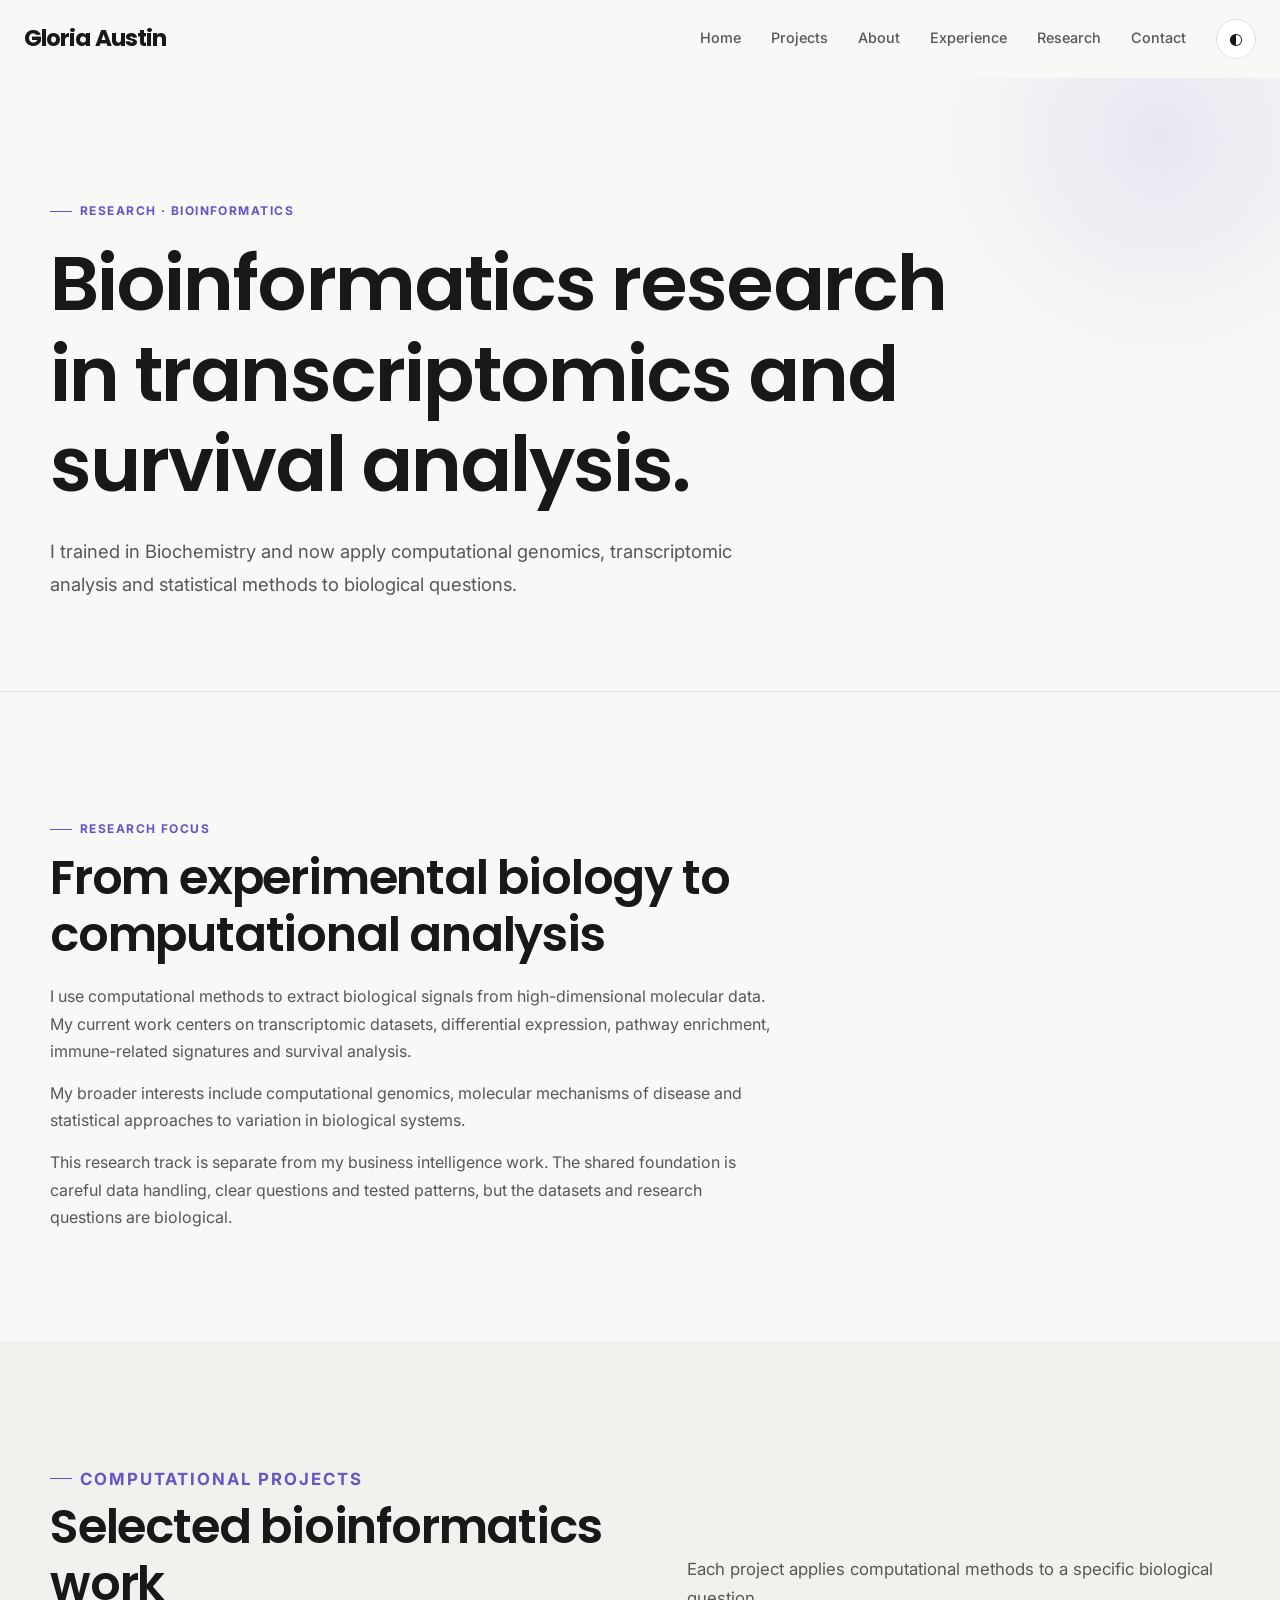
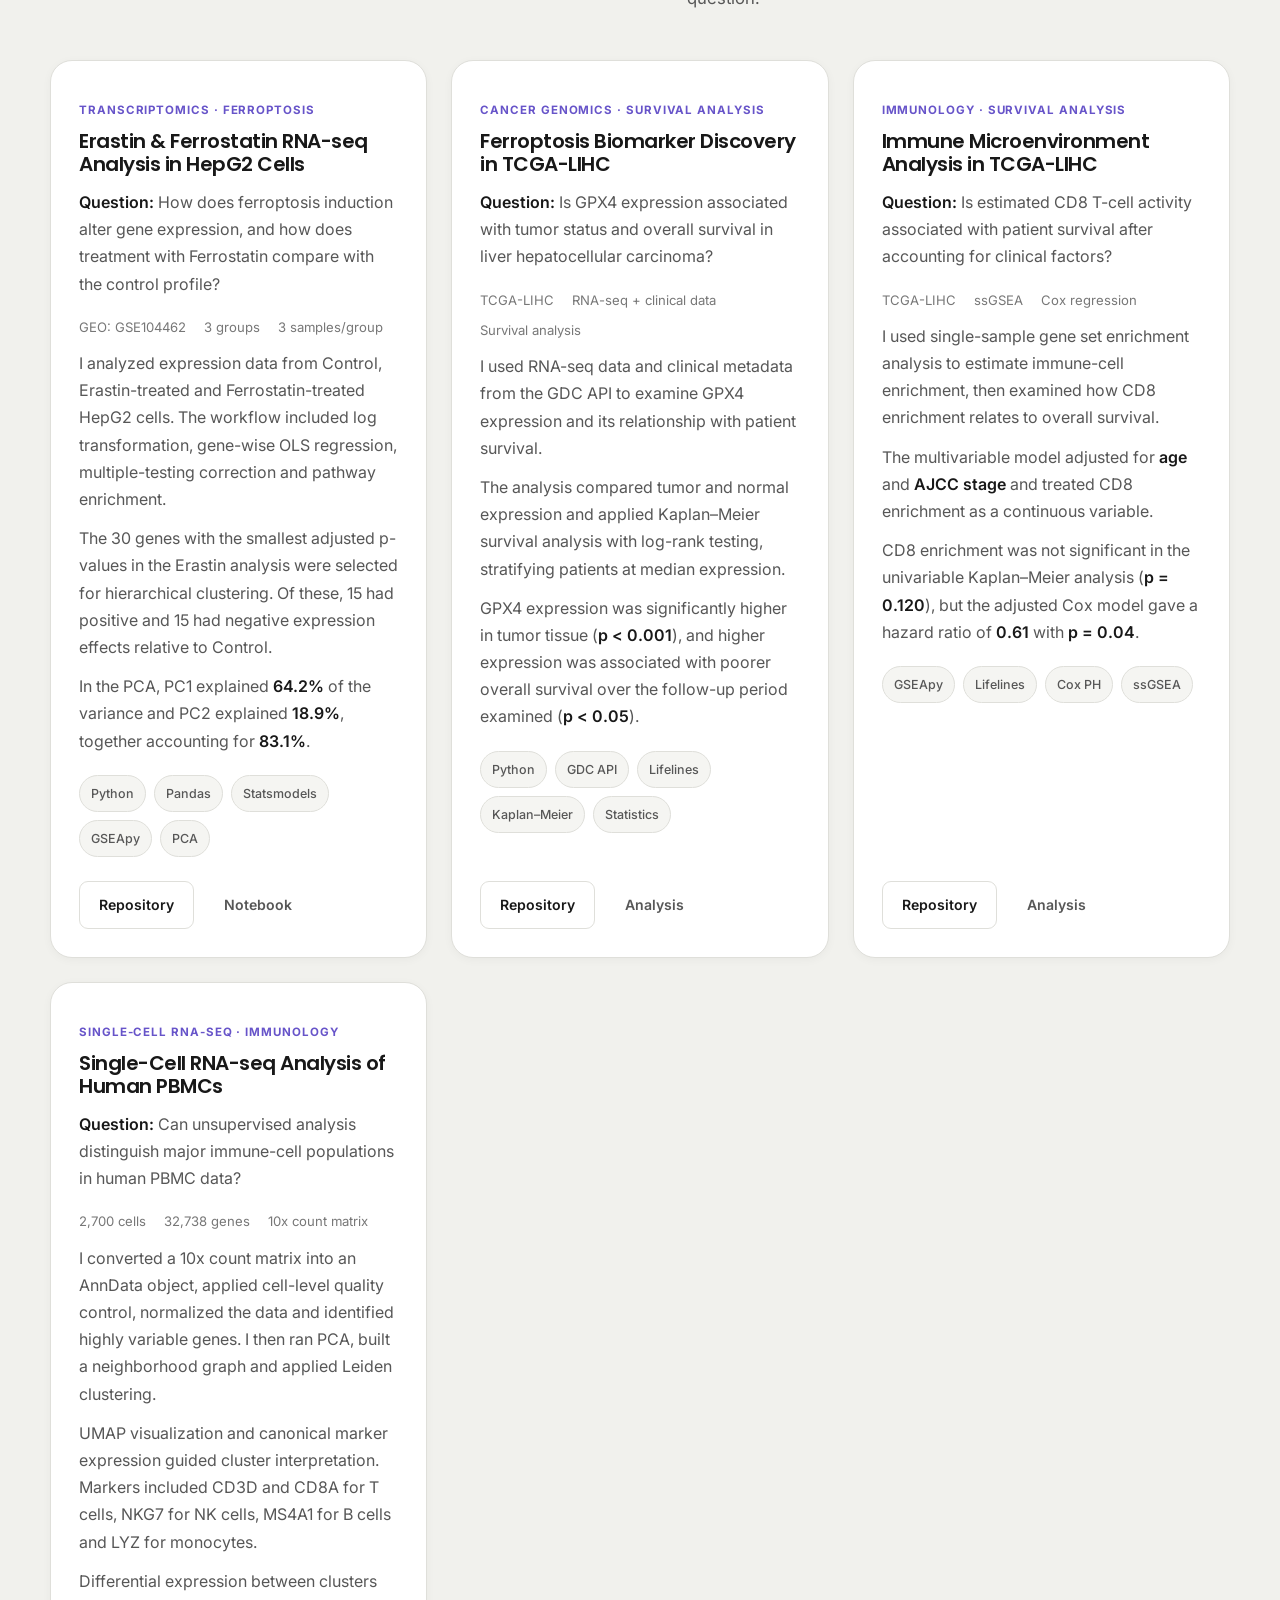
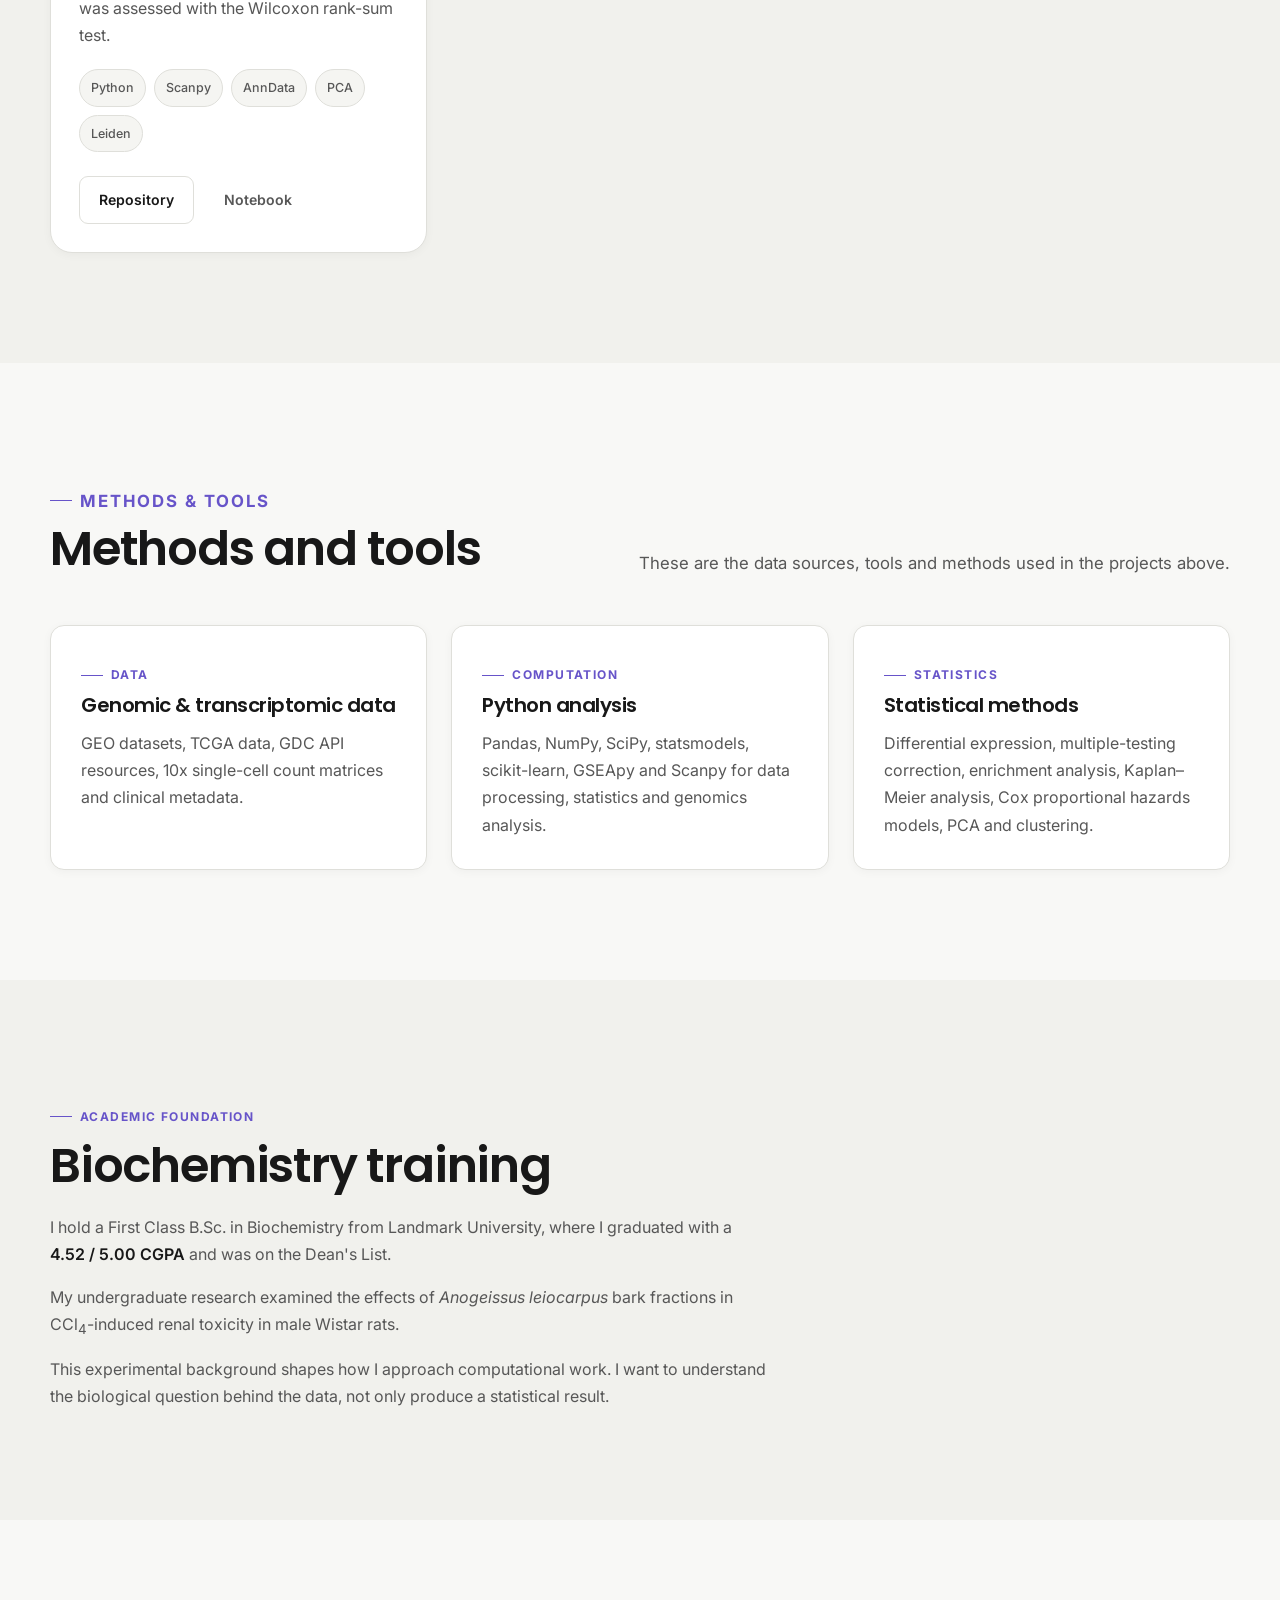
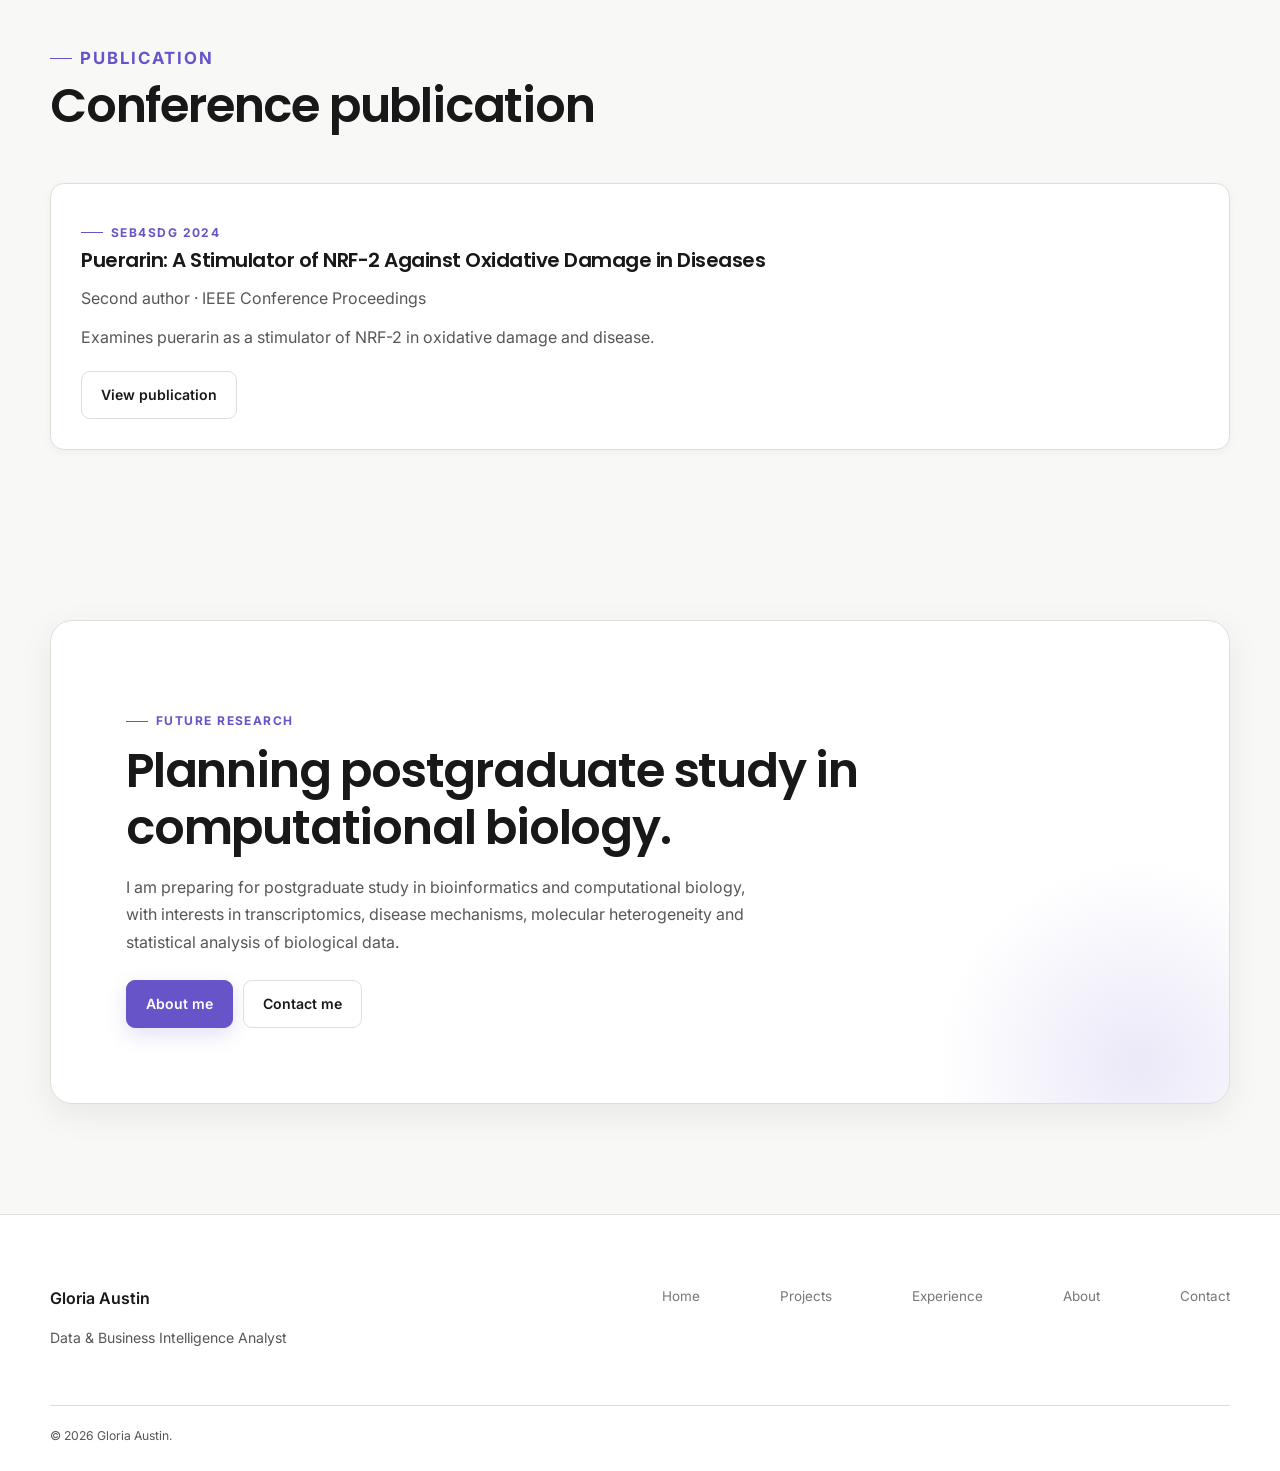
<file: research.html>
<!DOCTYPE html>

<html lang="en">
<head>
    <meta charset="UTF-8">
    <meta name="viewport" content="width=device-width, initial-scale=1.0">

<title>Research & Bioinformatics | Gloria Austin</title>

<meta
    name="description"
    content="Research and bioinformatics portfolio of Gloria Austin, a First Class Biochemistry graduate working with transcriptomic data, computational genomics and statistical analysis."
>

<meta name="author" content="Gloria Austin">

<meta property="og:title" content="Research & Bioinformatics | Gloria Austin">
<meta
    property="og:description"
    content="Computational genomics, transcriptomic analysis and survival analysis research by Gloria Austin."
>
<meta property="og:type" content="website">
<meta property="og:url" content="https://gloriaufedo.github.io/research.html">

<link rel="canonical" href="https://gloriaufedo.github.io/research.html">

<link rel="stylesheet" href="/style.css">

<script src="/script.js" defer></script>

</head>

<body data-page="research">

<!-- Skip link -->
<a class="skip-link" href="#main-content">
    Skip to main content
</a>


<!-- =========================
     HEADER
========================== -->

<header class="site-header">

    <div class="container-wide navbar">

        <a
            class="logo"
            href="index.html"
            aria-label="Gloria Austin home"
        >
            Gloria Austin
        </a>


        <nav
            class="nav-links"
            id="main-navigation"
            aria-label="Main navigation"
        >
            
            <a href="/">Home</a>
            <a href="/projects/">Projects</a>
            <a href="/about/">About</a>
            <a href="/experience/">Experience</a>
            <a href="/research/">Research</a>
            <a href="/contact/">Contact</a>

        </nav>


        <div class="nav-actions">

            <button
                class="theme-toggle"
                type="button"
                aria-label="Toggle color theme"
                aria-pressed="false"
            >
                <span aria-hidden="true">◐</span>
            </button>


            <button
                class="menu-toggle"
                type="button"
                aria-label="Open navigation menu"
                aria-expanded="false"
                aria-controls="main-navigation"
            >
                <span></span>
                <span></span>
            </button>

        </div>

    </div>

</header>


<!-- =========================
     MAIN
========================== -->

<main id="main-content">


    <!-- =========================
         PAGE INTRO
    ========================== -->

    <section class="page-hero">

        <div class="container">

            <p class="section-label">
                RESEARCH · BIOINFORMATICS
            </p>

            <h1>
                Bioinformatics research in transcriptomics
                and survival analysis.
            </h1>

            <p class="page-hero-text">
                I trained in Biochemistry and now apply computational
                genomics, transcriptomic analysis and statistical methods
                to biological questions.
            </p>

        </div>

    </section>



    <!-- =========================
         RESEARCH PROFILE
    ========================== -->

    <section
        class="section"
        aria-labelledby="research-profile-heading"
    >

        <div class="container">

            <div class="content-block">

                <p class="section-label">
                    RESEARCH FOCUS
                </p>

                <h2 id="research-profile-heading">
                    From experimental biology to computational analysis
                </h2>

                <p>
                    I use computational methods to extract biological
                    signals from high-dimensional molecular data. My
                    current work centers on transcriptomic datasets,
                    differential expression, pathway enrichment,
                    immune-related signatures and survival analysis.
                </p>

                <p>
                    My broader interests include computational genomics,
                    molecular mechanisms of disease and statistical
                    approaches to variation in biological systems.
                </p>

                <p>
                    This research track is separate from my business
                    intelligence work. The shared foundation is careful
                    data handling, clear questions and tested patterns,
                    but the datasets and research questions are
                    biological.
                </p>

            </div>

        </div>

    </section>



    <!-- =========================
         BIOINFORMATICS PROJECTS
    ========================== -->

    <section
        class="section section-alt"
        aria-labelledby="bioinformatics-projects-heading"
    >

        <div class="container">

            <div class="section-header">

                <div>

                    <p class="section-label">
                        COMPUTATIONAL PROJECTS
                    </p>

                    <h2 id="bioinformatics-projects-heading">
                        Selected bioinformatics work
                    </h2>

                </div>

                <p>
                    Each project applies computational methods to a
                    specific biological question.
                </p>

            </div>


            <div class="project-grid">


                <!-- =========================
                     HEPG2
                ========================== -->

                <article class="project-card">

                    <div class="project-content">

                        <p class="project-category">
                            TRANSCRIPTOMICS · FERROPTOSIS
                        </p>

                        <h3>
                            Erastin &amp; Ferrostatin RNA-seq
                            Analysis in HepG2 Cells
                        </h3>

                        <p>
                            <strong>Question:</strong>
                            How does ferroptosis induction alter gene
                            expression, and how does treatment with
                            Ferrostatin compare with the control profile?
                        </p>


                        <div class="project-meta">

                            <span>
                                GEO: GSE104462
                            </span>

                            <span>
                                3 groups
                            </span>

                            <span>
                                3 samples/group
                            </span>

                        </div>


                        <p>
                            I analyzed expression data from Control,
                            Erastin-treated and Ferrostatin-treated
                            HepG2 cells. The workflow included log
                            transformation, gene-wise OLS regression,
                            multiple-testing correction and pathway
                            enrichment.
                        </p>


                        <p>
                            The 30 genes with the smallest adjusted
                            p-values in the Erastin analysis were selected
                            for hierarchical clustering. Of these, 15 had
                            positive and 15 had negative expression
                            effects relative to Control.
                        </p>


                        <p>
                            In the PCA, PC1 explained
                            <strong>64.2%</strong> of the variance and
                            PC2 explained <strong>18.9%</strong>,
                            together accounting for <strong>83.1%</strong>.
                        </p>


                        <div class="tag-list">

                            <span class="tag">
                                Python
                            </span>

                            <span class="tag">
                                Pandas
                            </span>

                            <span class="tag">
                                Statsmodels
                            </span>

                            <span class="tag">
                                GSEApy
                            </span>

                            <span class="tag">
                                PCA
                            </span>

                        </div>


                        <div class="project-actions">

                            <a
                                href="https://github.com/Gloriaufedo/Bioinformatics-Portfolio/tree/cca392f1554c4ad2033a251daf9e0e41eeea5f9f/Erastin_Ferrostatin_RNAseq_Analysis"
                                class="btn btn-secondary"
                            >
                                Repository
                            </a>

                            <a
                                href="https://github.com/Gloriaufedo/Bioinformatics-Portfolio/blob/cca392f1554c4ad2033a251daf9e0e41eeea5f9f/Erastin_Ferrostatin_RNAseq_Analysis/analysis.ipynb"
                                class="btn btn-ghost"
                            >
                                Notebook
                            </a>

                        </div>

                    </div>

                </article>



                <!-- =========================
                     TCGA BIOMARKER
                ========================== -->

                <article class="project-card">

                    <div class="project-content">

                        <p class="project-category">
                            CANCER GENOMICS · SURVIVAL ANALYSIS
                        </p>

                        <h3>
                            Ferroptosis Biomarker Discovery
                            in TCGA-LIHC
                        </h3>

                        <p>
                            <strong>Question:</strong>
                            Is GPX4 expression associated with tumor
                            status and overall survival in liver
                            hepatocellular carcinoma?
                        </p>


                        <div class="project-meta">

                            <span>
                                TCGA-LIHC
                            </span>

                            <span>
                                RNA-seq + clinical data
                            </span>

                            <span>
                                Survival analysis
                            </span>

                        </div>


                        <p>
                            I used RNA-seq data and clinical metadata
                            from the GDC API to examine GPX4 expression
                            and its relationship with patient survival.
                        </p>


                        <p>
                            The analysis compared tumor and normal
                            expression and applied Kaplan–Meier survival
                            analysis with log-rank testing, stratifying
                            patients at median expression.
                        </p>


                        <p>
                            GPX4 expression was significantly higher in
                            tumor tissue (<strong>p &lt; 0.001</strong>),
                            and higher expression was associated with
                            poorer overall survival over the follow-up
                            period examined (<strong>p &lt; 0.05</strong>).
                        </p>


                        <div class="tag-list">

                            <span class="tag">
                                Python
                            </span>

                            <span class="tag">
                                GDC API
                            </span>

                            <span class="tag">
                                Lifelines
                            </span>

                            <span class="tag">
                                Kaplan–Meier
                            </span>

                            <span class="tag">
                                Statistics
                            </span>

                        </div>


                        <div class="project-actions">

                            <a
                                href="https://github.com/Gloriaufedo/Bioinformatics-Portfolio/tree/cca392f1554c4ad2033a251daf9e0e41eeea5f9f/Ferroptosis%20Biomarker%20Discovery%20in%20TCGA-LIHC"
                                class="btn btn-secondary"
                            >
                                Repository
                            </a>

                            <a
                                href="https://github.com/Gloriaufedo/Bioinformatics-Portfolio/blob/cca392f1554c4ad2033a251daf9e0e41eeea5f9f/Ferroptosis%20Biomarker%20Discovery%20in%20TCGA-LIHC/TCGA_LIHC_analysis.ipynb"
                                class="btn btn-ghost"
                            >
                                Analysis
                            </a>

                        </div>

                    </div>

                </article>



                <!-- =========================
                     IMMUNE MICROENVIRONMENT
                ========================== -->

                <article class="project-card">

                    <div class="project-content">

                        <p class="project-category">
                            IMMUNOLOGY · SURVIVAL ANALYSIS
                        </p>

                        <h3>
                            Immune Microenvironment Analysis
                            in TCGA-LIHC
                        </h3>

                        <p>
                            <strong>Question:</strong>
                            Is estimated CD8 T-cell activity associated
                            with patient survival after accounting for
                            clinical factors?
                        </p>


                        <div class="project-meta">

                            <span>
                                TCGA-LIHC
                            </span>

                            <span>
                                ssGSEA
                            </span>

                            <span>
                                Cox regression
                            </span>

                        </div>


                        <p>
                            I used single-sample gene set enrichment
                            analysis to estimate immune-cell enrichment,
                            then examined how CD8 enrichment relates to
                            overall survival.
                        </p>


                        <p>
                            The multivariable model adjusted for
                            <strong>age</strong> and
                            <strong>AJCC stage</strong> and treated CD8
                            enrichment as a continuous variable.
                        </p>


                        <p>
                            CD8 enrichment was not significant in the
                            univariable Kaplan–Meier analysis
                            (<strong>p = 0.120</strong>), but the adjusted
                            Cox model gave a hazard ratio of
                            <strong>0.61</strong> with
                            <strong>p = 0.04</strong>.
                        </p>


                        <div class="tag-list">

                            <span class="tag">
                                GSEApy
                            </span>

                            <span class="tag">
                                Lifelines
                            </span>

                            <span class="tag">
                                Cox PH
                            </span>

                            <span class="tag">
                                ssGSEA
                            </span>

                        </div>


                        <div class="project-actions">

                            <a
                                href="https://github.com/Gloriaufedo/Bioinformatics-Portfolio/tree/cca392f1554c4ad2033a251daf9e0e41eeea5f9f/Immune%20Microenvironment%20Analysis%20in%20TCGA-LIHC"
                                class="btn btn-secondary"
                            >
                                Repository
                            </a>

                            <a
                                href="[PLACEHOLDER: Immune analysis URL]"
                                class="btn btn-ghost"
                            >
                                Analysis
                            </a>

                        </div>

                    </div>

                </article>



                <!-- =========================
                     SINGLE CELL
                ========================== -->

                <article class="project-card">

                    <div class="project-content">

                        <p class="project-category">
                            SINGLE-CELL RNA-SEQ · IMMUNOLOGY
                        </p>

                        <h3>
                            Single-Cell RNA-seq Analysis
                            of Human PBMCs
                        </h3>

                        <p>
                            <strong>Question:</strong>
                            Can unsupervised analysis distinguish major
                            immune-cell populations in human PBMC data?
                        </p>


                        <div class="project-meta">

                            <span>
                                2,700 cells
                            </span>

                            <span>
                                32,738 genes
                            </span>

                            <span>
                                10x count matrix
                            </span>

                        </div>


                        <p>
                            I converted a 10x count matrix into an AnnData
                            object, applied cell-level quality control,
                            normalized the data and identified highly
                            variable genes. I then ran PCA, built a
                            neighborhood graph and applied Leiden
                            clustering.
                        </p>


                        <p>
                            UMAP visualization and canonical marker
                            expression guided cluster interpretation.
                            Markers included CD3D and CD8A for T cells,
                            NKG7 for NK cells, MS4A1 for B cells and LYZ
                            for monocytes.
                        </p>


                        <p>
                            Differential expression between clusters was
                            assessed with the Wilcoxon rank-sum test.
                        </p>


                        <div class="tag-list">

                            <span class="tag">
                                Python
                            </span>

                            <span class="tag">
                                Scanpy
                            </span>

                            <span class="tag">
                                AnnData
                            </span>

                            <span class="tag">
                                PCA
                            </span>

                            <span class="tag">
                                Leiden
                            </span>

                        </div>


                        <div class="project-actions">

                            <a
                                href="https://github.com/Gloriaufedo/Bioinformatics-Portfolio/tree/cca392f1554c4ad2033a251daf9e0e41eeea5f9f/Single-Cell%20RNA-seq%20Analysis%20of%20Human%20PBMCs"
                                class="btn btn-secondary"
                            >
                                Repository
                            </a>

                            <a
                                href="https://github.com/Gloriaufedo/Bioinformatics-Portfolio/blob/cca392f1554c4ad2033a251daf9e0e41eeea5f9f/Single-Cell%20RNA-seq%20Analysis%20of%20Human%20PBMCs/Single_Cell_RNA_seq_Analysis_(PBMC).ipynb"
                                class="btn btn-ghost"
                            >
                                Notebook
                            </a>

                        </div>

                    </div>

                </article>

            </div>

        </div>

    </section>



    <!-- =========================
         METHODS
    ========================== -->

    <section
        class="section"
        aria-labelledby="methods-heading"
    >

        <div class="container">

            <div class="section-header">

                <div>

                    <p class="section-label">
                        METHODS &amp; TOOLS
                    </p>

                    <h2 id="methods-heading">
                        Methods and tools
                    </h2>

                </div>

                <p>
                    These are the data sources, tools and methods used
                    in the projects above.
                </p>

            </div>


            <div class="grid-3">


                <article class="card">

                    <p class="section-label">
                        DATA
                    </p>

                    <h3>
                        Genomic &amp; transcriptomic data
                    </h3>

                    <p>
                        GEO datasets, TCGA data, GDC API resources,
                        10x single-cell count matrices and clinical
                        metadata.
                    </p>

                </article>



                <article class="card">

                    <p class="section-label">
                        COMPUTATION
                    </p>

                    <h3>
                        Python analysis
                    </h3>

                    <p>
                        Pandas, NumPy, SciPy, statsmodels, scikit-learn,
                        GSEApy and Scanpy for data processing,
                        statistics and genomics analysis.
                    </p>

                </article>



                <article class="card">

                    <p class="section-label">
                        STATISTICS
                    </p>

                    <h3>
                        Statistical methods
                    </h3>

                    <p>
                        Differential expression, multiple-testing
                        correction, enrichment analysis, Kaplan–Meier
                        analysis, Cox proportional hazards models,
                        PCA and clustering.
                    </p>

                </article>

            </div>

        </div>

    </section>



    <!-- =========================
         ACADEMIC FOUNDATION
    ========================== -->

    <section
        class="section section-alt"
        aria-labelledby="academic-foundation-heading"
    >

        <div class="container">

            <div class="content-block">

                <p class="section-label">
                    ACADEMIC FOUNDATION
                </p>

                <h2 id="academic-foundation-heading">
                    Biochemistry training
                </h2>

                <p>
                    I hold a First Class B.Sc. in Biochemistry from
                    Landmark University, where I graduated with a
                    <strong>4.52 / 5.00 CGPA</strong> and was on the
                    Dean's List.
                </p>

                <p>
                    My undergraduate research examined the effects of
                    <em>Anogeissus leiocarpus</em> bark fractions in
                    CCl<sub>4</sub>-induced renal toxicity in male
                    Wistar rats.
                </p>

                <p>
                    This experimental background shapes how I approach
                    computational work. I want to understand the
                    biological question behind the data, not only
                    produce a statistical result.
                </p>

            </div>

        </div>

    </section>



    <!-- =========================
         PUBLICATION
    ========================== -->

    <section
        class="section"
        aria-labelledby="publication-heading"
    >

        <div class="container">

            <div class="section-header">

                <div>

                    <p class="section-label">
                        PUBLICATION
                    </p>

                    <h2 id="publication-heading">
                        Conference publication
                    </h2>

                </div>

            </div>


            <article class="card publication-card">

                <p class="section-label">
                    SEB4SDG 2024
                </p>

                <h3>
                    Puerarin: A Stimulator of NRF-2 Against
                    Oxidative Damage in Diseases
                </h3>

                <p>
                    Second author · IEEE Conference Proceedings
                </p>

                <p>
                    Examines puerarin as a stimulator of NRF-2 in
                    oxidative damage and disease.
                </p>

                <div class="project-actions">

                    <a
                        href="https://ieeexplore.ieee.org/document/10630141"
                        class="btn btn-secondary"
                        target="_blank"
                        rel="noopener noreferrer"
                    >
                        View publication
                    </a>

                </div>

            </article>

        </div>

    </section>



    <!-- =========================
         RESEARCH INTERESTS
    ========================== -->

    <section
        class="section section-cta"
        aria-labelledby="research-interests-heading"
    >

        <div class="container">

            <div class="cta-block">

                <p class="section-label">
                    FUTURE RESEARCH
                </p>

                <h2 id="research-interests-heading">
                    Planning postgraduate study
                    in computational biology.
                </h2>

                <p>
                    I am preparing for postgraduate study in bioinformatics
                    and computational biology, with interests in
                    transcriptomics, disease mechanisms, molecular
                    heterogeneity and statistical analysis of biological
                    data.
                </p>

                <div class="project-actions">

                    <a
                        href="/about/"
                        class="btn btn-primary"
                    >
                        About me
                    </a>

                    <a
                        href="/contact/"
                        class="btn btn-secondary"
                    >
                        Contact me
                    </a>

                </div>

            </div>

        </div>

    </section>

</main>



<!-- =========================
     FOOTER
========================== -->

<footer class="site-footer">

    <div class="container footer-inner">

        <div class="footer-brand">

            <strong>
                Gloria Austin
            </strong>

            <p>
                Data &amp; Business Intelligence Analyst
            </p>

        </div>


        <div class="footer-links">

            <a href="index.html">
                Home
            </a>

            <a href="/projects/">
                Projects
            </a>

            <a href="/experience/">
                Experience
            </a>

            <a href="/about/">
                About
            </a>

            <a href="/contact/">
                Contact
            </a>

        </div>

    </div>


    <div class="container footer-bottom">

        <p>
            © <span data-current-year></span>
            Gloria Austin.
        </p>

    </div>

</footer>

</body>
</html>
</file>
<file: style.css>
/* =========================================================
   GLORIA AUSTIN | PORTFOLIO
   Shared stylesheet for all pages
   ========================================================= */

/* Fonts load here so every page gets the same typefaces,
   whichever <link> tags the HTML includes. */
@import url("https://fonts.googleapis.com/css2?family=Inter:wght@400;500;600;700&family=Poppins:wght@500;600;700&display=swap");


/* =========================================================
   01. RESET & BASE
   ========================================================= */

*,
*::before,
*::after {
    box-sizing: border-box;
    margin: 0;
    padding: 0;
}

html {
    scroll-behavior: smooth;
    scroll-padding-top: 90px;
    -webkit-text-size-adjust: 100%;
}

body {
    min-height: 100vh;
    font-family: "Inter", system-ui, -apple-system, "Segoe UI", Roboto, sans-serif;
    font-size: 16px;
    line-height: 1.7;
    color: var(--text);
    background: var(--bg);
    -webkit-font-smoothing: antialiased;
    text-rendering: optimizeLegibility;
    transition: background-color 0.25s ease, color 0.25s ease;
}

img {
    display: block;
    max-width: 100%;
}

a {
    color: inherit;
    text-decoration: none;
}

button,
input,
textarea,
select {
    font: inherit;
}

button {
    border: 0;
}

ul,
ol {
    list-style: none;
}


/* =========================================================
   02. DESIGN TOKENS
   ========================================================= */

:root {
    color-scheme: light;

    --bg: #f8f8f6;
    --bg-soft: #f1f1ed;
    --surface: #ffffff;
    --surface-soft: #f5f5f2;

    --text: #181818;
    --text-soft: #575757;
    --text-muted: #777777;

    --border: #dfdfda;
    --border-strong: #c9c9c2;

    --accent: #6754c9;
    --accent-dark: #5140ae;
    --accent-soft: #ece9fb;

    --success: #28785c;

    --shadow-sm: 0 2px 10px rgba(20, 20, 20, 0.04);
    --shadow: 0 10px 35px rgba(20, 20, 20, 0.07);
    --shadow-lg: 0 20px 60px rgba(20, 20, 20, 0.10);

    --radius-sm: 8px;
    --radius: 14px;
    --radius-lg: 22px;

    --container: 1180px;
    --container-wide: 1320px;

    --header-height: 78px;

    --section-space: 110px;
    --section-space-sm: 75px;

    --transition: 180ms ease;
}


/* =========================================================
   DARK MODE
   ========================================================= */

[data-theme="dark"] {
    color-scheme: dark;

    --bg: #101010;
    --bg-soft: #171717;
    --surface: #191919;
    --surface-soft: #202020;

    --text: #f2f2ef;
    --text-soft: #bdbdb8;
    --text-muted: #91918c;

    --border: #30302e;
    --border-strong: #41413d;

    --accent: #9889ed;
    --accent-dark: #b0a4f4;
    --accent-soft: #26223c;

    --success: #65b796;

    --shadow-sm: 0 2px 10px rgba(0, 0, 0, 0.16);
    --shadow: 0 10px 35px rgba(0, 0, 0, 0.22);
    --shadow-lg: 0 20px 60px rgba(0, 0, 0, 0.30);
}


/* =========================================================
   03. TYPOGRAPHY
   ========================================================= */

h1,
h2,
h3,
h4 {
    font-family: "Poppins", "Inter", system-ui, sans-serif;
    color: var(--text);
    line-height: 1.18;
    letter-spacing: -0.025em;
}

h1 {
    font-size: clamp(2.8rem, 6vw, 5.2rem);
    font-weight: 600;
}

h2 {
    font-size: clamp(2rem, 4vw, 3rem);
    font-weight: 600;
}

h3 {
    font-size: 1.25rem;
    font-weight: 600;
}

h4 {
    font-size: 1.05rem;
    font-weight: 600;
}

p {
    color: var(--text-soft);
}

strong {
    color: var(--text);
    font-weight: 600;
}

.text-accent {
    color: var(--accent);
}


/* =========================================================
   04. LAYOUT
   ========================================================= */

.container {
    width: min(calc(100% - 48px), var(--container));
    margin-inline: auto;
}

.container-wide {
    width: min(calc(100% - 48px), var(--container-wide));
    margin-inline: auto;
}

.section {
    padding: var(--section-space) 0;
}

.section-sm {
    padding: var(--section-space-sm) 0;
}

.section-alt {
    background: var(--bg-soft);
}

.grid-2 {
    display: grid;
    grid-template-columns: repeat(2, minmax(0, 1fr));
    gap: 32px;
}

.grid-3 {
    display: grid;
    grid-template-columns: repeat(3, minmax(0, 1fr));
    gap: 24px;
}

.grid-4 {
    display: grid;
    grid-template-columns: repeat(4, minmax(0, 1fr));
    gap: 20px;
}


/* =========================================================
   05. SECTION HEADERS
   ========================================================= */

.section-header {
    display: flex;
    align-items: flex-end;
    justify-content: space-between;
    gap: 30px;

    max-width: 100%;
    margin-bottom: 48px;
}

.section-header > div {
    max-width: 760px;
}

.section-header h2 {
    margin-top: 10px;
}

.section-header p {
    max-width: 680px;
    margin-top: 18px;
    font-size: 1.05rem;
}

/* Headers written as label + h2 + p with no wrapper div
   (contact and about pages) stack instead of sitting in a row. */
.section-header:not(:has(> div)) {
    display: block;
}

.section-header:not(:has(> div)) h2 {
    max-width: 760px;
}

.section-label {
    display: inline-flex;
    align-items: center;
    gap: 8px;

    color: var(--accent);
    font-size: 0.75rem;
    font-weight: 700;
    letter-spacing: 0.12em;
    line-height: 1.2;
    text-transform: uppercase;
}

.section-label::before {
    content: "";

    width: 22px;
    height: 1px;

    background: currentColor;
}


/* =========================================================
   06. HEADER / NAVIGATION
   ========================================================= */

/* The blurred background sits on a pseudo-element. Putting
   backdrop-filter on the header itself traps the fixed mobile
   menu and overlay inside the header box. */

.site-header {
    position: sticky;
    top: 0;
    z-index: 1000;

    width: 100%;
    height: var(--header-height);

    border-bottom: 1px solid transparent;

    transition: border-color var(--transition), box-shadow var(--transition);
}

.site-header::before {
    content: "";

    position: absolute;
    inset: 0;
    z-index: -1;

    background: color-mix(in srgb, var(--bg) 88%, transparent);

    backdrop-filter: blur(18px);
    -webkit-backdrop-filter: blur(18px);

    transition: background-color var(--transition);
}

.site-header.scrolled {
    border-color: var(--border);
    box-shadow: var(--shadow-sm);
}

.navbar {
    position: relative;

    width: min(calc(100% - 48px), var(--container-wide));
    height: 100%;
    margin-inline: auto;

    display: flex;
    align-items: center;
    justify-content: space-between;
    gap: 30px;
}

.logo {
    flex-shrink: 0;

    font-family: "Poppins", "Inter", system-ui, sans-serif;
    font-size: 1.45rem;
    font-weight: 700;
    letter-spacing: -0.04em;
}

.logo span {
    color: var(--accent);
}

.nav-links {
    display: flex;
    align-items: center;
    gap: 30px;
    margin-left: auto;
}

.nav-links a {
    position: relative;

    color: var(--text-soft);
    font-size: 0.9rem;
    font-weight: 500;

    transition: color var(--transition);
}

.nav-links a::after {
    content: "";

    position: absolute;
    left: 0;
    bottom: -7px;

    width: 0;
    height: 2px;

    background: var(--accent);

    transition: width var(--transition);
}

.nav-links a:hover,
.nav-links a.active {
    color: var(--text);
}

.nav-links a:hover::after,
.nav-links a.active::after {
    width: 100%;
}

.nav-actions {
    display: flex;
    align-items: center;
    gap: 12px;
}

.theme-toggle {
    width: 40px;
    height: 40px;

    display: grid;
    place-items: center;

    color: var(--text);
    background: var(--surface);

    border: 1px solid var(--border);
    border-radius: 50%;

    cursor: pointer;

    transition:
        background var(--transition),
        border-color var(--transition),
        transform var(--transition);
}

.theme-toggle:hover {
    border-color: var(--accent);
    transform: rotate(12deg);
}

.theme-icon {
    font-size: 1rem;
    line-height: 1;
}

.menu-toggle {
    --bar-shift: 3.5px;     /* two-bar menu icon */

    display: none;

    width: 42px;
    height: 42px;

    flex-direction: column;
    align-items: center;
    justify-content: center;
    gap: 5px;

    background: transparent;
    cursor: pointer;
}

/* three-bar menu icon */
.menu-toggle:has(span:nth-child(3)) {
    --bar-shift: 7px;
}

.menu-toggle span {
    display: block;

    width: 22px;
    height: 2px;

    background: var(--text);
    border-radius: 10px;

    transition: transform var(--transition), opacity var(--transition);
}

/* Works with two or three bars: first and last form the X,
   a middle bar fades out. */
.menu-toggle[aria-expanded="true"] span:first-child {
    transform: translateY(var(--bar-shift)) rotate(45deg);
}

.menu-toggle[aria-expanded="true"] span:last-child {
    transform: translateY(calc(var(--bar-shift) * -1)) rotate(-45deg);
}

.menu-toggle[aria-expanded="true"] span:nth-child(2):not(:last-child) {
    opacity: 0;
}

.menu-overlay {
    display: none;
}


/* =========================================================
   07. BUTTONS
   ========================================================= */

.btn {
    min-height: 44px;

    display: inline-flex;
    align-items: center;
    justify-content: center;

    padding: 11px 19px;

    border-radius: 9px;

    font-size: 0.88rem;
    font-weight: 600;

    cursor: pointer;

    transition:
        background-color var(--transition),
        color var(--transition),
        border-color var(--transition),
        transform var(--transition),
        box-shadow var(--transition);
}

.btn:hover {
    transform: translateY(-2px);
}

.btn-primary {
    color: #ffffff;
    background: var(--accent);
    border: 1px solid var(--accent);

    box-shadow: 0 7px 20px rgba(103, 84, 201, 0.18);
}

.btn-primary:hover {
    color: #ffffff;
    background: var(--accent-dark);
    border-color: var(--accent-dark);

    box-shadow: 0 10px 25px rgba(103, 84, 201, 0.25);
}

.btn-secondary {
    color: var(--text);
    background: var(--surface);
    border: 1px solid var(--border);
}

.btn-secondary:hover {
    border-color: var(--accent);
}

.btn-ghost {
    color: var(--text-soft);
    background: transparent;
    border: 1px solid transparent;
}

.btn-ghost:hover {
    color: var(--accent);
}

.nav-cta {
    min-height: 40px;
    padding: 9px 16px;
}


/* =========================================================
   08. HERO / PAGE HERO
   ========================================================= */

.page-hero {
    position: relative;
    overflow: hidden;

    padding: 115px 0 90px;

    border-bottom: 1px solid var(--border);
}

.page-hero::before {
    content: "";

    position: absolute;
    top: -180px;
    right: -120px;

    width: 480px;
    height: 480px;

    background: radial-gradient(
        circle,
        color-mix(in srgb, var(--accent) 11%, transparent) 0%,
        transparent 70%
    );

    pointer-events: none;
}

.page-hero .container {
    position: relative;
    z-index: 1;
}

.page-hero h1 {
    max-width: 900px;
    margin-top: 18px;
}

.page-hero-text {
    max-width: 700px;
    margin-top: 25px;

    font-size: 1.15rem;
    line-height: 1.8;
}


/* =========================================================
   08A. HOMEPAGE HERO
   ========================================================= */

.home-hero {
    padding: 35px 0 95px;
}

.home-hero .grid-2 {
    grid-template-columns: minmax(0, 1.15fr) minmax(300px, 0.85fr);
    align-items: center;
    gap: clamp(50px, 8vw, 110px);
}

.home-hero .page-hero-text {
    max-width: 700px;
    margin-top: 0;
}

.home-hero h1 {
    max-width: 760px;
    margin-top: 20px;

    font-size: clamp(3.2rem, 6vw, 5.3rem);
    line-height: 1.06;
}

.home-hero .page-hero-text > p:not(.section-label) {
    max-width: 650px;
    margin-top: 25px;

    font-size: 1.08rem;
    line-height: 1.8;
}

.hero-actions {
    display: flex;
    flex-wrap: wrap;
    gap: 12px;

    margin-top: 30px;
}

.hero-proof {
    display: flex;
    flex-wrap: wrap;
    gap: 8px;

    margin-top: 28px;
}

.hero-proof span {
    display: inline-flex;
    align-items: center;

    padding: 7px 11px;

    color: var(--text-soft);
    background: var(--surface);

    border: 1px solid var(--border);
    border-radius: 999px;

    font-size: 0.77rem;
    font-weight: 500;
}

/* ---------- Hero profile ---------- */

.hero-profile {
    width: 100%;
    max-width: 440px;
    margin-left: auto;
}

.profile-image-frame {
    position: relative;
    width: 100%;
    aspect-ratio: 4 / 3;
    overflow: hidden;
    border: 1px solid var(--border);
    border-radius: 20px;
    background: var(--surface);
}

.profile-image-frame img {
    width: 100%;
    height: 100%;
    display: block;
    object-fit: cover;
    object-position: center 25%;
}

.profile-caption {
    display: flex;
    flex-wrap: wrap;
    align-items: baseline;
    gap: 2px 10px;
    margin-top: 12px;
    padding: 0 2px;
}

.profile-caption-label {
    color: var(--accent);
    font-size: 0.68rem;
    font-weight: 700;
    letter-spacing: 0.12em;
    text-transform: uppercase;
}

.profile-caption strong {
    font-size: 0.85rem;
    font-weight: 600;
}

.profile-caption > span:last-child {
    flex-basis: 100%;
    color: var(--text-muted);
    font-size: 0.78rem;
}

/* ---------- Hero at-a-glance ---------- */

.hero-profile .profile-card {
    width: 100%;
    margin-top: 20px;
    padding: 20px;
}

.hero-profile .stat-grid {
    display: grid;
    grid-template-columns: repeat(3, minmax(0, 1fr));
    gap: 10px;
    margin-top: 16px;
}

.hero-profile .stat-card {
    min-width: 0;
    padding: 14px 12px;
}

.hero-profile .stat-card strong {
    display: block;
    margin-bottom: 5px;
    font-size: clamp(1.1rem, 2vw, 1.4rem);
    line-height: 1.15;
    overflow-wrap: anywhere;
}

.hero-profile .stat-card span {
    display: block;
    font-size: 0.75rem;
    line-height: 1.4;
    overflow-wrap: anywhere;
}


/* =========================================================
   09. CARDS
   ========================================================= */

.card {
    padding: 30px;

    background: var(--surface);

    border: 1px solid var(--border);
    border-radius: var(--radius);

    box-shadow: var(--shadow-sm);

    transition:
        transform 220ms ease,
        border-color 220ms ease,
        box-shadow 220ms ease,
        background-color 220ms ease;
}

.card:hover {
    transform: translateY(-4px);
    border-color: var(--border-strong);
    box-shadow: var(--shadow);
}

.card h3 {
    margin-top: 10px;
}

/* Cards that hold a heading-level title (homepage education
   and publication) use a smaller h2 than section titles. */
.card h2,
.publication-card h2 {
    margin-top: 10px;

    font-size: clamp(1.5rem, 2.6vw, 2rem);
}

.card p {
    margin-top: 12px;
}

.card-text {
    font-size: 0.95rem;
}

.card-number {
    display: block;

    color: var(--accent);

    font-family: "Poppins", "Inter", system-ui, sans-serif;
    font-size: 0.8rem;
    font-weight: 700;
    letter-spacing: 0.08em;
}

.project-category {
    display: inline-block;

    color: var(--accent);

    font-size: 0.72rem;
    font-weight: 700;
    letter-spacing: 0.08em;
    text-transform: uppercase;
}

.project-meta {
    display: flex;
    flex-wrap: wrap;
    gap: 8px 18px;

    margin-top: 18px;

    color: var(--text-muted);
    font-size: 0.82rem;
}

.divider {
    width: 100%;
    height: 1px;

    margin: 24px 0;

    background: var(--border);
}


/* =========================================================
   10. TAGS
   ========================================================= */

.tag-list {
    display: flex;
    flex-wrap: wrap;
    gap: 8px;

    margin-top: 20px;
}

.tag {
    display: inline-flex;
    align-items: center;

    padding: 7px 11px;

    color: var(--text-soft);
    background: var(--surface-soft);

    border: 1px solid var(--border);
    border-radius: 999px;

    font-size: 0.78rem;
    font-weight: 500;
}


/* =========================================================
   11. PROJECTS
   ========================================================= */

.project-grid {
    display: grid;
    grid-template-columns: repeat(3, minmax(0, 1fr));
    gap: 24px;
}

.project-card {
    overflow: hidden;

    display: flex;
    flex-direction: column;

    min-width: 0;

    background: var(--surface);

    border: 1px solid var(--border);
    border-radius: var(--radius-lg);

    box-shadow: var(--shadow-sm);

    transition:
        transform 220ms ease,
        border-color 220ms ease,
        box-shadow 220ms ease;
}

.project-card:hover {
    transform: translateY(-5px);
    border-color: var(--border-strong);
    box-shadow: var(--shadow);
}

/* Full-width project card: keep line length readable */
.project-card-feature .project-content {
    max-width: 900px;
}

/* Project screenshot */

.project-image {
    position: relative;

    width: 100%;
    aspect-ratio: 16 / 10;

    overflow: hidden;

    background: linear-gradient(
        135deg,
        var(--accent-soft),
        var(--surface-soft)
    );

    border-bottom: 1px solid var(--border);
}

.project-image img {
    position: absolute;
    inset: 0;

    width: 100%;
    height: 100%;

    display: block;

    object-fit: cover;
    object-position: center;

    transition: transform 400ms ease;
}

.project-card:hover .project-image img {
    transform: scale(1.025);
}

/* Number badge */

.project-number {
    position: absolute;
    top: 14px;
    left: 14px;
    z-index: 2;

    min-width: 32px;
    height: 32px;

    display: inline-flex;
    align-items: center;
    justify-content: center;

    padding: 0 8px;

    color: #ffffff;
    background: rgba(0, 0, 0, 0.72);

    border: 1px solid rgba(255, 255, 255, 0.18);
    border-radius: 999px;

    font-family: "Poppins", "Inter", system-ui, sans-serif;
    font-size: 0.7rem;
    font-weight: 700;

    backdrop-filter: blur(8px);
    -webkit-backdrop-filter: blur(8px);
}

.project-content {
    display: flex;
    flex: 1;
    flex-direction: column;

    padding: 28px;
}

.project-content h3 {
    margin-top: 9px;
}

.project-content p {
    margin-top: 12px;
}

.project-actions {
    display: flex;
    flex-wrap: wrap;
    gap: 10px;

    margin-top: 24px;
}

.project-card .project-actions {
    margin-top: auto;
    padding-top: 24px;
}

/* Secondary project section */

.section-header-spaced {
    margin-top: 90px;
}

.project-grid-secondary {
    margin-top: 0;
}


/* =========================================================
   12. EXPERIENCE
   ========================================================= */

.experience-list {
    position: relative;

    display: flex;
    flex-direction: column;
}

.experience-list::before {
    content: "";

    position: absolute;
    top: 8px;
    bottom: 8px;
    left: 130px;

    width: 1px;

    background: var(--border);
}

.experience-item {
    position: relative;

    display: grid;
    grid-template-columns: 130px 1fr;
    gap: 48px;

    padding: 0 0 60px;
}

.experience-item:last-child {
    padding-bottom: 0;
}

.experience-item::before {
    content: "";

    position: absolute;
    top: 8px;
    left: 126px;

    width: 9px;
    height: 9px;

    background: var(--accent);

    border: 2px solid var(--bg);
    border-radius: 50%;

    box-shadow: 0 0 0 1px var(--accent);
}

.experience-date {
    padding-top: 0;

    color: var(--text-muted);

    font-size: 0.82rem;
    font-weight: 600;
    line-height: 1.5;
}

.experience-content {
    padding-left: 0;
}

.experience-content h3 {
    margin-bottom: 4px;
}

.experience-company {
    color: var(--accent);

    font-size: 0.88rem;
    font-weight: 600;
}

.experience-points {
    display: flex;
    flex-direction: column;
    gap: 10px;

    margin-top: 18px;
}

.experience-points li {
    position: relative;

    padding-left: 21px;

    color: var(--text-soft);
    font-size: 0.94rem;
}

.experience-points li::before {
    content: "→";

    position: absolute;
    left: 0;
    top: 0;

    color: var(--accent);
    font-weight: 600;
}

.card .experience-points {
    margin-top: 20px;
}


/* =========================================================
   13. EDUCATION
   ========================================================= */

.education-item {
    display: grid;
    grid-template-columns: 140px 1fr;
    gap: 45px;

    padding: 30px;

    background: var(--surface);

    border: 1px solid var(--border);
    border-radius: var(--radius);

    box-shadow: var(--shadow-sm);
}

.education-year {
    color: var(--accent);

    font-size: 0.85rem;
    font-weight: 700;
}

.education-content h3 {
    margin-top: 8px;
}

.education-content p {
    margin-top: 10px;
}

/* Education block nested inside a card (homepage):
   drop the second border so it isn't a card inside a card. */
.card .education-item {
    grid-template-columns: 70px 1fr;
    gap: 20px;

    margin-top: 24px;
    padding: 20px 0 0;

    background: transparent;

    border: 0;
    border-top: 1px solid var(--border);
    border-radius: 0;

    box-shadow: none;
}

.card .education-content span {
    display: block;

    margin-top: 4px;

    color: var(--text-muted);
    font-size: 0.85rem;
}


/* =========================================================
   14. CONTENT BLOCKS
   ========================================================= */

.content-block {
    max-width: 720px;
}

.content-block h2 {
    margin-top: 12px;
}

.content-block p {
    margin-top: 20px;
}

.content-block p + p {
    margin-top: 15px;
}

.text-link {
    display: inline-flex;
    align-items: center;

    margin-top: 24px;

    color: var(--accent);

    font-size: 0.87rem;
    font-weight: 600;

    transition: color var(--transition), transform var(--transition);
}

.text-link:hover {
    color: var(--accent-dark);
    transform: translateX(3px);
}


/* =========================================================
   15. CONTACT
   ========================================================= */

.contact-details {
    display: flex;
    flex-direction: column;

    margin-top: 35px;

    border-top: 1px solid var(--border);
}

.contact-item {
    display: flex;
    flex-direction: column;
    gap: 4px;

    padding: 19px 0;

    border-bottom: 1px solid var(--border);
}

.contact-label {
    color: var(--text-muted);

    font-size: 0.72rem;
    font-weight: 700;
    letter-spacing: 0.08em;
    text-transform: uppercase;
}

.contact-value {
    color: var(--text);

    font-size: 0.94rem;
    font-weight: 500;

    word-break: break-word;

    transition: color var(--transition);
}

a.contact-value:hover {
    color: var(--accent);
}

.contact-card {
    height: fit-content;
}

.contact-interest {
    padding: 22px 0;

    border-bottom: 1px solid var(--border);
}

.contact-interest:first-of-type {
    margin-top: 15px;
}

.contact-interest:last-child {
    padding-bottom: 0;
    border-bottom: 0;
}

.contact-interest h3 {
    font-size: 1.05rem;
}

.contact-interest p {
    margin-top: 6px;

    font-size: 0.9rem;
}


/* =========================================================
   16. CTA
   ========================================================= */

.section-cta {
    padding-top: 60px;
    padding-bottom: 110px;
}

.cta-block {
    position: relative;
    overflow: hidden;

    padding: clamp(40px, 7vw, 75px);

    background: var(--surface);

    border: 1px solid var(--border);
    border-radius: var(--radius-lg);

    box-shadow: var(--shadow);
}

.cta-block::after {
    content: "";

    position: absolute;
    right: -120px;
    bottom: -170px;

    width: 420px;
    height: 420px;

    background: radial-gradient(
        circle,
        color-mix(in srgb, var(--accent) 13%, transparent),
        transparent 68%
    );

    pointer-events: none;
}

.cta-block > * {
    position: relative;
    z-index: 1;
}

.cta-block h2 {
    max-width: 850px;
    margin-top: 13px;
}

.cta-block p {
    max-width: 650px;
    margin-top: 18px;
}


/* =========================================================
   17. FOOTER
   ========================================================= */

.site-footer {
    padding-top: 70px;

    background: var(--surface);

    border-top: 1px solid var(--border);
}

.footer-inner {
    display: grid;
    grid-template-columns: 1fr auto;
    gap: 60px;

    padding-bottom: 55px;
}

.footer-brand {
    max-width: 320px;
}

.footer-brand p {
    margin-top: 14px;

    font-size: 0.88rem;
    line-height: 1.7;
}

.footer-links {
    display: flex;
    flex-wrap: wrap;
    gap: 14px 80px;
}

.footer-links > div {
    display: flex;
    flex-direction: column;
    gap: 9px;
}

.footer-heading {
    margin-bottom: 8px;

    color: var(--text);

    font-size: 0.75rem;
    font-weight: 700;
    letter-spacing: 0.08em;
    text-transform: uppercase;
}

.footer-links a {
    color: var(--text-muted);
    font-size: 0.84rem;

    transition: color var(--transition);
}

.footer-links a:hover {
    color: var(--accent);
}

.footer-bottom {
    display: flex;
    align-items: center;
    justify-content: space-between;
    gap: 20px;

    padding-top: 20px;
    padding-bottom: 25px;

    border-top: 1px solid var(--border);

    color: var(--text-muted);
    font-size: 0.76rem;
}


/* =========================================================
   18. STAT CARDS
   ========================================================= */

.stat-grid {
    display: grid;
    grid-template-columns: repeat(auto-fit, minmax(150px, 1fr));
    gap: 16px;
}

.stat-card {
    min-width: 0;
    padding: 24px;

    background: var(--surface);

    border: 1px solid var(--border);
    border-radius: var(--radius);

    box-shadow: var(--shadow-sm);
}

.stat-card strong {
    display: block;

    color: var(--text);

    font-family: "Poppins", "Inter", system-ui, sans-serif;
    font-size: clamp(1.1rem, 1.8vw, 1.5rem);
    line-height: 1.2;
    overflow-wrap: anywhere;
}

.stat-card span {
    display: block;

    margin-top: 7px;

    color: var(--text-muted);
    font-size: 0.78rem;
}


/* =========================================================
   19. RESEARCH / PUBLICATION
   ========================================================= */

.publication-card {
    display: flex;
    flex-direction: column;
    align-items: flex-start;

    padding: 30px;

    background: var(--surface);

    border: 1px solid var(--border);
    border-radius: var(--radius);

    box-shadow: var(--shadow-sm);
}

.publication-card h3 {
    margin-top: 9px;
}

.publication-card p {
    margin-top: 12px;
}

.publication-meta {
    color: var(--text-muted);
    font-size: 0.82rem;
}

.publication-card .project-actions {
    margin-top: 20px;
}

.publication-card .text-link {
    margin-top: 18px;
}


/* =========================================================
   20. REVEAL ANIMATIONS
   ========================================================= */

.reveal {
    opacity: 0;
    transform: translateY(18px);

    transition: opacity 600ms ease, transform 600ms ease;
}

.reveal.is-visible {
    opacity: 1;
    transform: translateY(0);
}


/* =========================================================
   21. ACCESSIBILITY
   ========================================================= */

/* Hidden until it receives keyboard focus */
.skip-link {
    position: absolute;
    top: 12px;
    left: 12px;
    z-index: 2000;

    padding: 10px 16px;

    color: #ffffff;
    background: var(--accent);

    border-radius: var(--radius-sm);

    font-size: 0.88rem;
    font-weight: 600;

    transform: translateY(-200%);

    transition: transform var(--transition);
}

.skip-link:focus {
    transform: translateY(0);
}

:focus-visible {
    outline: 3px solid color-mix(in srgb, var(--accent) 45%, transparent);
    outline-offset: 3px;
}

::selection {
    color: #ffffff;
    background: var(--accent);
}


/* =========================================================
   22. BACK TO TOP
   ========================================================= */

.back-to-top {
    position: fixed;
    right: 24px;
    bottom: 24px;
    z-index: 900;

    width: 44px;
    height: 44px;

    display: grid;
    place-items: center;

    color: var(--text);
    background: var(--surface);

    border: 1px solid var(--border);
    border-radius: 50%;

    box-shadow: var(--shadow);

    opacity: 0;
    visibility: hidden;
    transform: translateY(10px);

    cursor: pointer;

    transition:
        opacity var(--transition),
        visibility var(--transition),
        transform var(--transition);
}

.back-to-top.visible {
    opacity: 1;
    visibility: visible;
    transform: translateY(0);
}


/* =========================================================
   23. RESPONSIVE: TABLET
   ========================================================= */

@media (max-width: 1050px) {

    .nav-links {
        gap: 20px;
    }

    .nav-cta {
        display: none;
    }

    .project-grid {
        grid-template-columns: repeat(2, minmax(0, 1fr));
    }

    .grid-4 {
        grid-template-columns: repeat(2, minmax(0, 1fr));
    }

    .experience-list::before {
        left: 105px;
    }

    .experience-item {
        grid-template-columns: 105px 1fr;
        gap: 35px;
    }

    .experience-item::before {
        left: 101px;
    }

    .home-hero .grid-2 {
        gap: 45px;
    }

    .home-hero h1 {
        font-size: clamp(2.8rem, 6vw, 4.5rem);
    }
}


/* =========================================================
   24. RESPONSIVE: MOBILE NAV
   ========================================================= */

@media (max-width: 900px) {

    :root {
        --section-space: 80px;
        --section-space-sm: 60px;
    }

    .container,
    .container-wide {
        width: min(calc(100% - 36px), var(--container));
    }

    .navbar {
        width: min(calc(100% - 36px), var(--container-wide));
        justify-content: space-between;
    }

    .menu-toggle {
        display: flex;
        order: 2;
    }

    .logo {
        margin-right: auto;
    }

    .nav-actions {
        order: 3;
    }

    .nav-actions .theme-toggle {
        display: grid;
    }

    .nav-links {
        position: fixed;
        top: var(--header-height);
        left: 18px;
        right: 18px;
        z-index: 2;

        display: flex;
        flex-direction: column;
        align-items: stretch;
        gap: 0;

        padding: 12px;

        background: var(--surface);

        border: 1px solid var(--border);
        border-radius: var(--radius);

        box-shadow: var(--shadow-lg);

        opacity: 0;
        visibility: hidden;
        transform: translateY(-10px);

        transition:
            opacity var(--transition),
            visibility var(--transition),
            transform var(--transition);
    }

    .nav-links.open {
        opacity: 1;
        visibility: visible;
        transform: translateY(0);
    }

    .nav-links a {
        padding: 13px 14px;

        border-radius: 8px;
    }

    .nav-links a::after {
        display: none;
    }

    .nav-links a:hover,
    .nav-links a.active {
        color: var(--accent);
        background: var(--accent-soft);
    }

    .menu-overlay {
        position: fixed;
        inset: var(--header-height) 0 0;
        z-index: 1;

        display: block;

        background: rgba(0, 0, 0, 0.25);

        opacity: 0;
        visibility: hidden;

        transition: opacity var(--transition), visibility var(--transition);
    }

    .menu-overlay.open {
        opacity: 1;
        visibility: visible;
    }

    .grid-2 {
        grid-template-columns: 1fr;
    }

    .grid-3 {
        grid-template-columns: repeat(2, minmax(0, 1fr));
    }

    .home-hero {
        padding: 85px 0 75px;
    }

    .home-hero .grid-2 {
        grid-template-columns: 1fr;
    }

    .home-hero .page-hero-text {
        max-width: 760px;
    }

    /* Image, caption and stats share one width, left-aligned
       with the hero text */
    .hero-profile {
        max-width: 480px;
        margin: 12px 0 0;
    }

    .footer-inner {
        grid-template-columns: 1fr;
    }

    .footer-links {
        gap: 14px 60px;
    }
}


/* =========================================================
   25. RESPONSIVE: SMALL MOBILE
   ========================================================= */

@media (max-width: 700px) {

    html {
        scroll-padding-top: 75px;
    }

    :root {
        --header-height: 70px;
        --section-space: 68px;
    }

    .container,
    .container-wide {
        width: min(calc(100% - 28px), var(--container));
    }

    .navbar {
        width: min(calc(100% - 28px), var(--container-wide));
    }

    .site-header {
        height: var(--header-height);
    }

    .nav-links {
        top: var(--header-height);
    }

    .menu-overlay {
        inset: var(--header-height) 0 0;
    }

    h1 {
        font-size: clamp(2.35rem, 12vw, 3.6rem);
    }

    h2 {
        font-size: clamp(1.8rem, 9vw, 2.5rem);
    }

    .page-hero {
        padding: 80px 0 65px;
    }

    .page-hero-text {
        font-size: 1rem;
    }

    .section-header {
        align-items: flex-start;
        flex-direction: column;
        gap: 15px;
        margin-bottom: 35px;
    }

    .section-header .text-link {
        margin-top: 0;
    }

    .grid-3,
    .grid-4,
    .project-grid {
        grid-template-columns: 1fr;
    }

    .card {
        padding: 24px;
    }

    .project-content {
        padding: 24px;
    }

    .project-image {
        aspect-ratio: 16 / 10;
    }

    .project-number {
        top: 11px;
        left: 11px;

        min-width: 29px;
        height: 29px;

        font-size: 0.66rem;
    }

    .home-hero {
        padding: 68px 0 60px;
    }

    .home-hero h1 {
        font-size: clamp(2.5rem, 12vw, 3.6rem);
    }

    .home-hero .page-hero-text > p:not(.section-label) {
        font-size: 1rem;
    }

    .hero-actions {
        flex-direction: column;
        align-items: stretch;
    }

    .hero-actions .btn {
        width: 100%;
    }

    .hero-proof {
        gap: 6px;
    }

    .hero-proof span {
        padding: 6px 9px;
        font-size: 0.72rem;
    }

    .experience-list::before {
        left: 7px;
    }

    .experience-item {
        display: block;

        padding-left: 30px;
        padding-bottom: 48px;
    }

    .experience-item::before {
        left: 3px;
    }

    .experience-date {
        margin-bottom: 10px;
    }

    .education-item {
        grid-template-columns: 1fr;
        gap: 8px;

        padding: 24px;
    }

    .card .education-item {
        padding: 20px 0 0;
    }

    .cta-block {
        padding: 35px 24px;
    }

    .project-actions {
        flex-direction: column;
        align-items: stretch;
    }

    .project-actions .btn {
        width: 100%;
    }

    .section-header-spaced {
        margin-top: 65px;
    }

    .footer-links {
        flex-direction: column;
        gap: 30px;
    }

    .footer-bottom {
        flex-direction: column;
        align-items: flex-start;
    }
}


/* =========================================================
   26. VERY SMALL SCREENS
   ========================================================= */

@media (max-width: 480px) {

    .container,
    .container-wide {
        width: min(calc(100% - 24px), var(--container));
    }

    .navbar {
        width: min(calc(100% - 24px), var(--container-wide));
    }

    .page-hero {
        padding-top: 65px;
        padding-bottom: 55px;
    }

    .home-hero {
        padding-top: 58px;
        padding-bottom: 55px;
    }

    .section {
        padding: 60px 0;
    }

    .site-footer {
        padding-top: 55px;
    }

    .footer-bottom {
        padding-bottom: 20px;
    }

    .theme-toggle {
        width: 38px;
        height: 38px;
    }

    .menu-toggle {
        width: 38px;
        height: 38px;
    }

    /* Three narrow columns break words like "Biochemistry" */
    .hero-profile .stat-grid {
        grid-template-columns: 1fr;
    }

    .project-image {
        aspect-ratio: 4 / 3;
    }
}


/* =========================================================
   27. REDUCED MOTION
   ========================================================= */

@media (prefers-reduced-motion: reduce) {

    html {
        scroll-behavior: auto;
    }

    *,
    *::before,
    *::after {
        animation-duration: 0.01ms !important;
        animation-iteration-count: 1 !important;
        transition-duration: 0.01ms !important;
        scroll-behavior: auto !important;
    }

    .reveal {
        opacity: 1;
        transform: none;
    }
}
</file>
